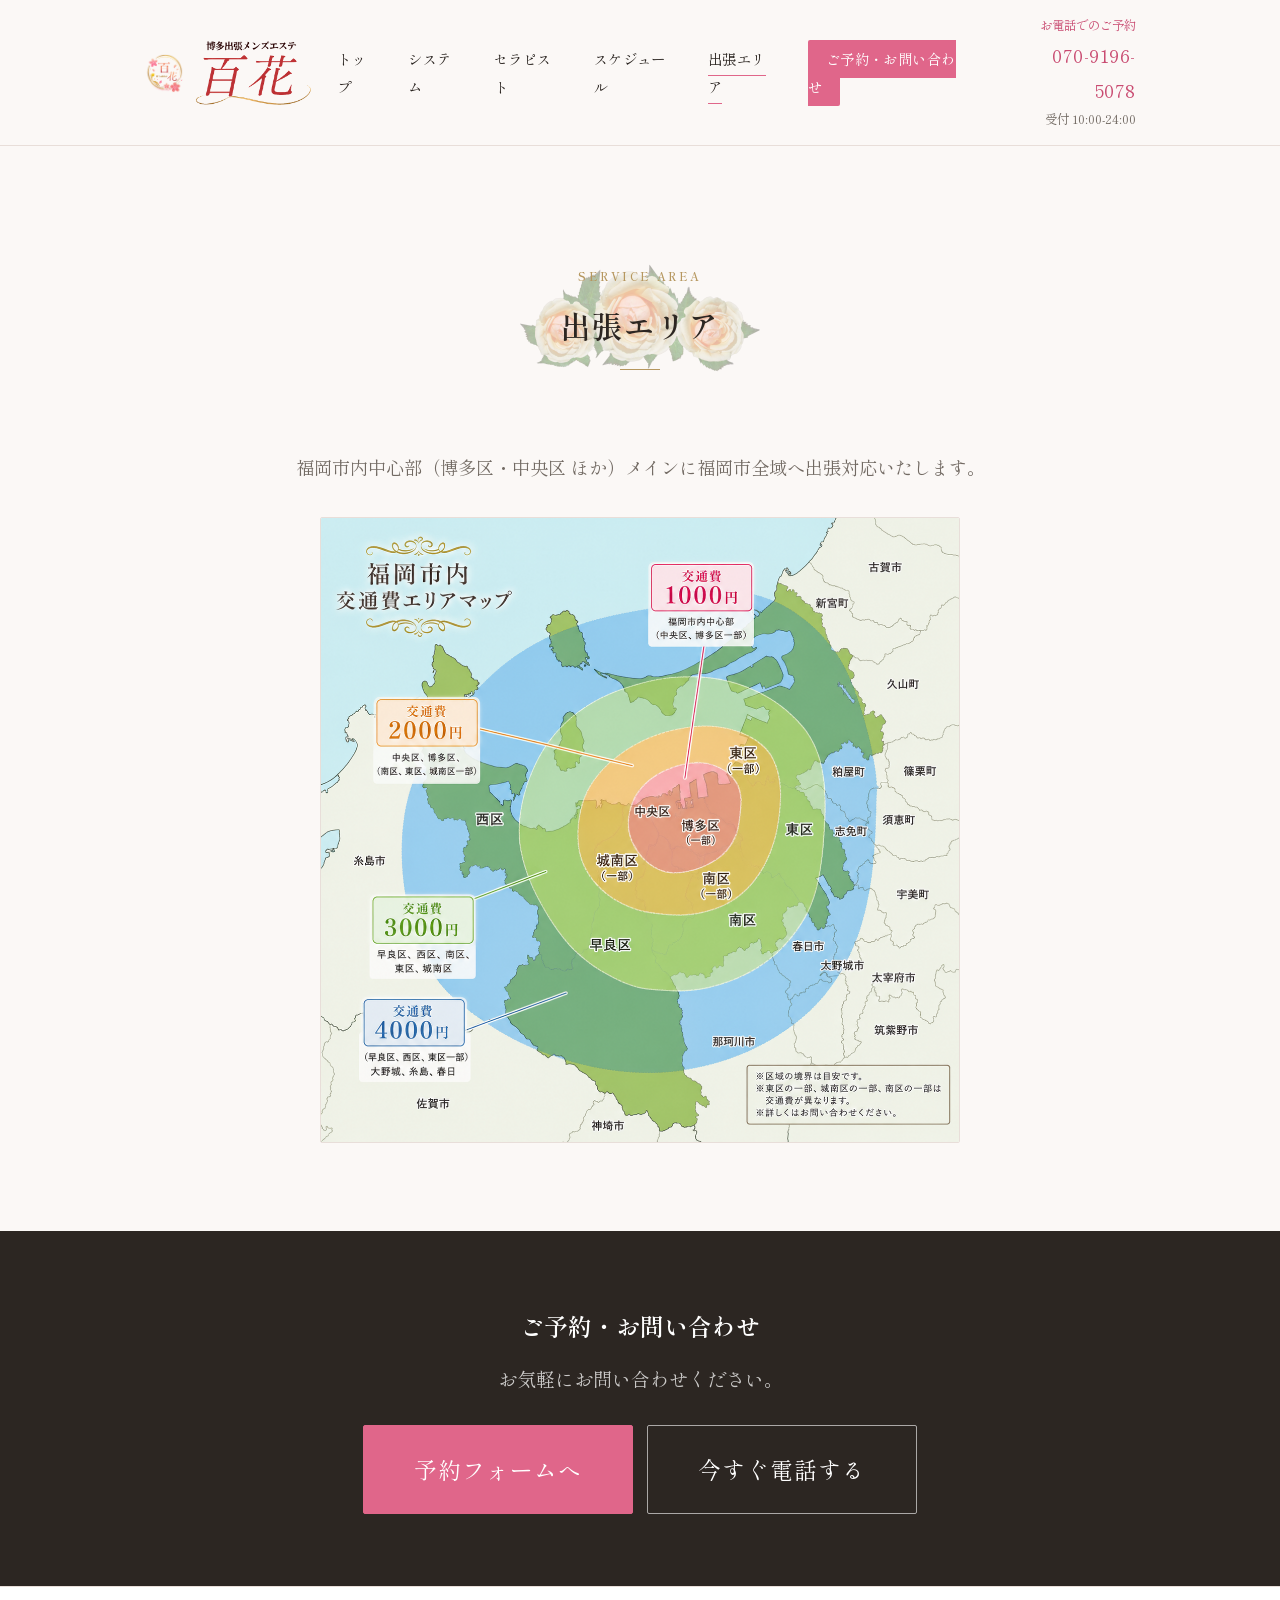
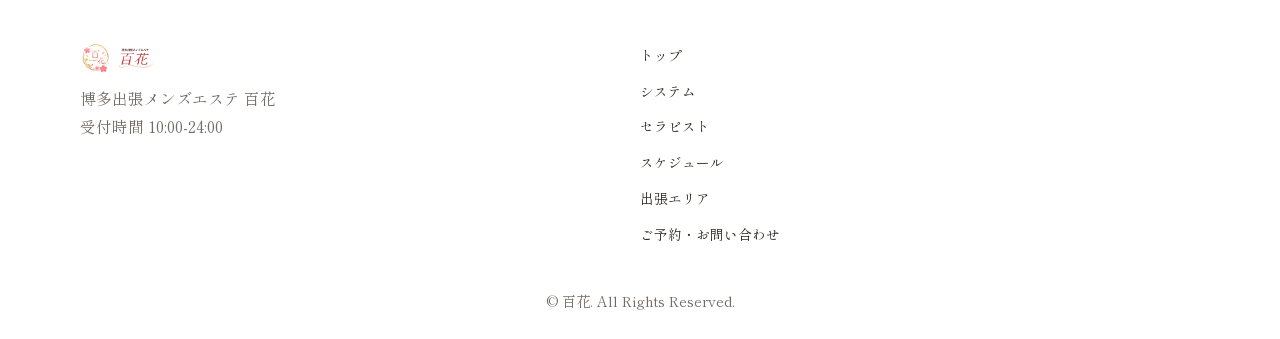
<file: area.html>
<!DOCTYPE html>
<html lang="ja">
<head>
<meta charset="UTF-8">
<meta name="viewport" content="width=device-width, initial-scale=1.0">
<title>出張エリア｜福岡・博多の出張メンズエステ百花</title>
<meta name="description" content="福岡・博多の出張メンズエステ百花の出張対応エリアのご案内。福岡市内中心部（博多区・中央区 ほか）を中心に福岡市全域へ出張いたします。">
<link rel="canonical" href="https://mensesthe-delivery-karen.com/area.html">

<link rel="preconnect" href="https://fonts.googleapis.com">
<link rel="preconnect" href="https://fonts.gstatic.com" crossorigin>
<link href="https://fonts.googleapis.com/css2?family=Noto+Serif+JP:wght@400;500;700&family=Shippori+Mincho:wght@400;500;600;700&display=swap" rel="stylesheet">

<link rel="icon" type="image/png" href="hyakka_logo.png">
<link rel="apple-touch-icon" href="hyakka_logo.png">

<link rel="stylesheet" href="css/style.css">
</head>
<body>

<a href="#main" class="skip-link">本文へスキップ</a>

<!-- ============================================================
   HEADER / GLOBAL NAV
============================================================ -->
<header class="site-header">
  <div class="site-header__inner">

    <a href="index.html" class="site-logo" aria-label="百花 トップページへ">
      <img class="site-logo__mark" src="images/logo/k-logo.png" alt="">
      <img class="site-logo__word" src="images/logo/karen-logo.png" alt="出張専門博多メンズエステ百花">
    </a>

    <button class="nav-toggle" aria-controls="global-nav" aria-expanded="false">
      <span class="nav-toggle__bar"></span>
      <span class="nav-toggle__bar"></span>
      <span class="nav-toggle__bar"></span>
      <span class="visually-hidden">メニューを開く</span>
    </button>

    <nav id="global-nav" class="global-nav" aria-label="グローバルナビゲーション">
      <ul>
        <li><a href="index.html">トップ</a></li>
        <li><a href="system.html">システム</a></li>
        <li><a href="therapist.html">セラピスト</a></li>
        <li><a href="schedule.html">スケジュール</a></li>
        <li><a href="area.html" aria-current="page">出張エリア</a></li>
        <li><a href="contact.html" class="nav-cta">ご予約・お問い合わせ</a></li>
      </ul>
    </nav>

    <div class="header-contact">
      <a href="tel:07091965078" class="header-contact__tel">
        <span class="header-contact__label">お電話でのご予約</span>
        <span class="header-contact__number">070-9196-5078</span>
      </a>
      <span class="header-contact__hours">受付 10:00-24:00</span>
    </div>

  </div>
</header>

<main id="main">

  <!-- ============================================================
     AREA / 出張エリア
  ============================================================ -->
  <section class="area-preview" aria-labelledby="area-heading">
    <h1 id="area-heading" class="section-title c-anim-popin">
      <span class="section-title__en">Service Area</span>
      出張エリア
    </h1>
    <p class="area-preview__lead">福岡市内中心部（博多区・中央区 ほか）メインに福岡市全域へ出張対応いたします。</p>
    <div class="area-image">
      <img class="c-anim-slidein" src="images/fukuoka_area.png" alt="福岡出張エリアマップ" loading="lazy" width="1268" height="1240">
    </div>
  </section>

  <!-- ============================================================
     FINAL CTA
  ============================================================ -->
  <section class="final-cta" aria-label="ご予約案内">
    <h2 class="c-anim-popin">ご予約・お問い合わせ</h2>
    <p>お気軽にお問い合わせください。</p>
    <div class="final-cta__buttons">
      <a href="contact.html" class="btn btn--primary">予約フォームへ</a>
      <a href="tel:07091965078" class="btn btn--outline">今すぐ電話する</a>
    </div>
  </section>

</main>

<!-- ============================================================
   FOOTER
============================================================ -->
<footer class="site-footer">
  <div class="site-footer__inner">

    <div class="site-footer__brand">
      <div class="site-footer__logo">
        <img class="site-footer__mark" src="images/logo/k-logo.png" alt="">
        <img class="site-footer__word" src="images/logo/karen-logo.png" alt="百花">
      </div>
      <p>博多出張メンズエステ 百花</p>
      <p>受付時間 10:00-24:00</p>
    </div>

    <nav class="site-footer__nav" aria-label="フッターナビゲーション">
      <ul>
        <li><a href="index.html">トップ</a></li>
        <li><a href="system.html">システム</a></li>
        <li><a href="therapist.html">セラピスト</a></li>
        <li><a href="schedule.html">スケジュール</a></li>
        <li><a href="area.html" aria-current="page">出張エリア</a></li>
        <li><a href="contact.html">ご予約・お問い合わせ</a></li>
      </ul>
    </nav>

  </div>

  <p class="site-footer__copyright">&copy; 百花. All Rights Reserved.</p>
</footer>

<!-- c-mobile-contact-bar: スマホ表示時のみ画面下部に固定表示（PC非表示）。
     電話番号・LINE URLは js/main.js 冒頭の CONTACT_PHONE / LINE_URL で一括管理 -->
<div class="c-mobile-contact-bar">
  <a href="tel:07091965078" class="c-mobile-contact-bar__btn c-mobile-contact-bar__btn--tel" data-contact="tel">
    <svg class="c-mobile-contact-bar__icon" viewBox="0 0 24 24" aria-hidden="true" focusable="false"><path d="M6.62 10.79c1.44 2.83 3.76 5.14 6.59 6.59l2.2-2.2c.27-.27.67-.36 1.02-.24 1.12.37 2.33.57 3.57.57.55 0 1 .45 1 1V20c0 .55-.45 1-1 1-9.39 0-17-7.61-17-17 0-.55.45-1 1-1h3.5c.55 0 1 .45 1 1 0 1.25.2 2.45.57 3.57.11.35.03.74-.25 1.02l-2.2 2.2z"/></svg>
    <span class="c-mobile-contact-bar__label">電話する</span>
  </a>
  <a href="#" class="c-mobile-contact-bar__btn c-mobile-contact-bar__btn--line" data-contact="line" target="_blank" rel="noopener">
    <img class="c-mobile-contact-bar__icon c-mobile-contact-bar__icon--img" src="images/icons/icon0053.png" alt="">
    <span class="c-mobile-contact-bar__label">LINEで予約</span>
  </a>
</div>

<script src="js/main.js"></script>
</body>
</html>
</file>
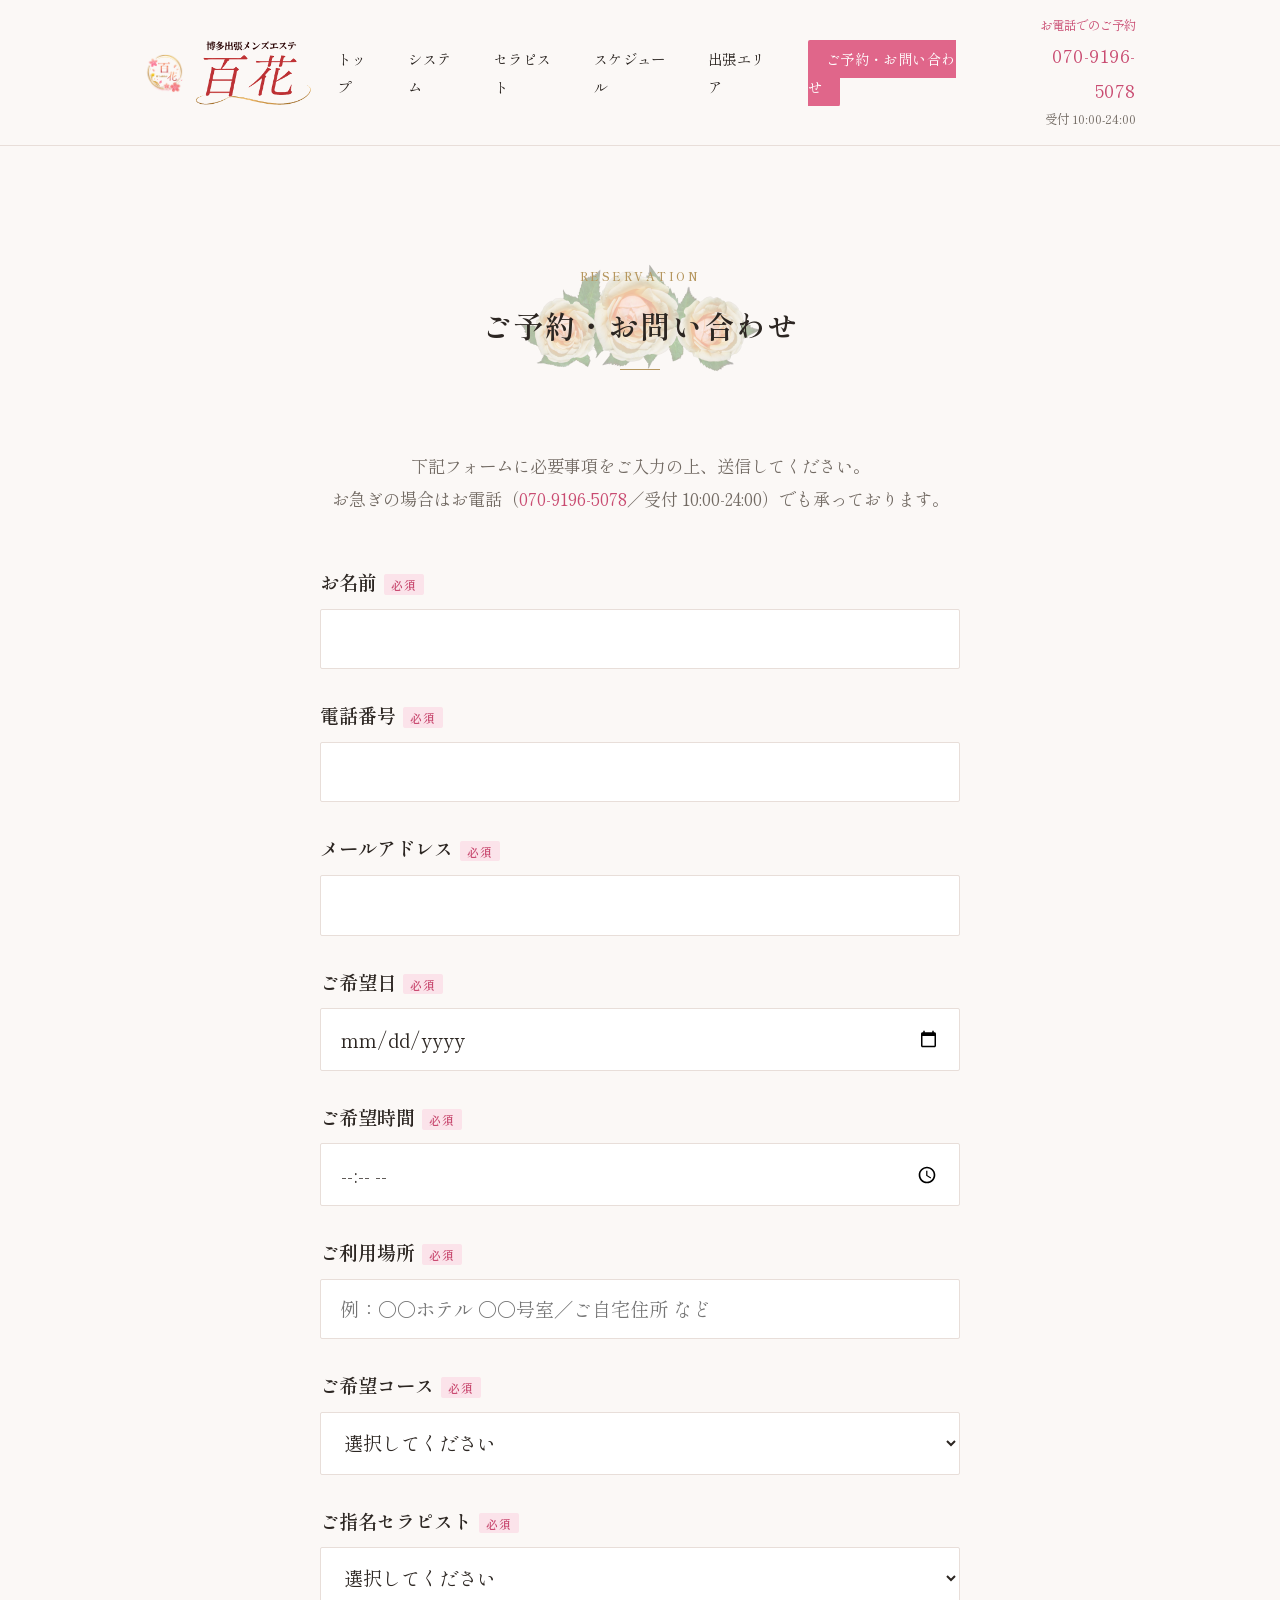
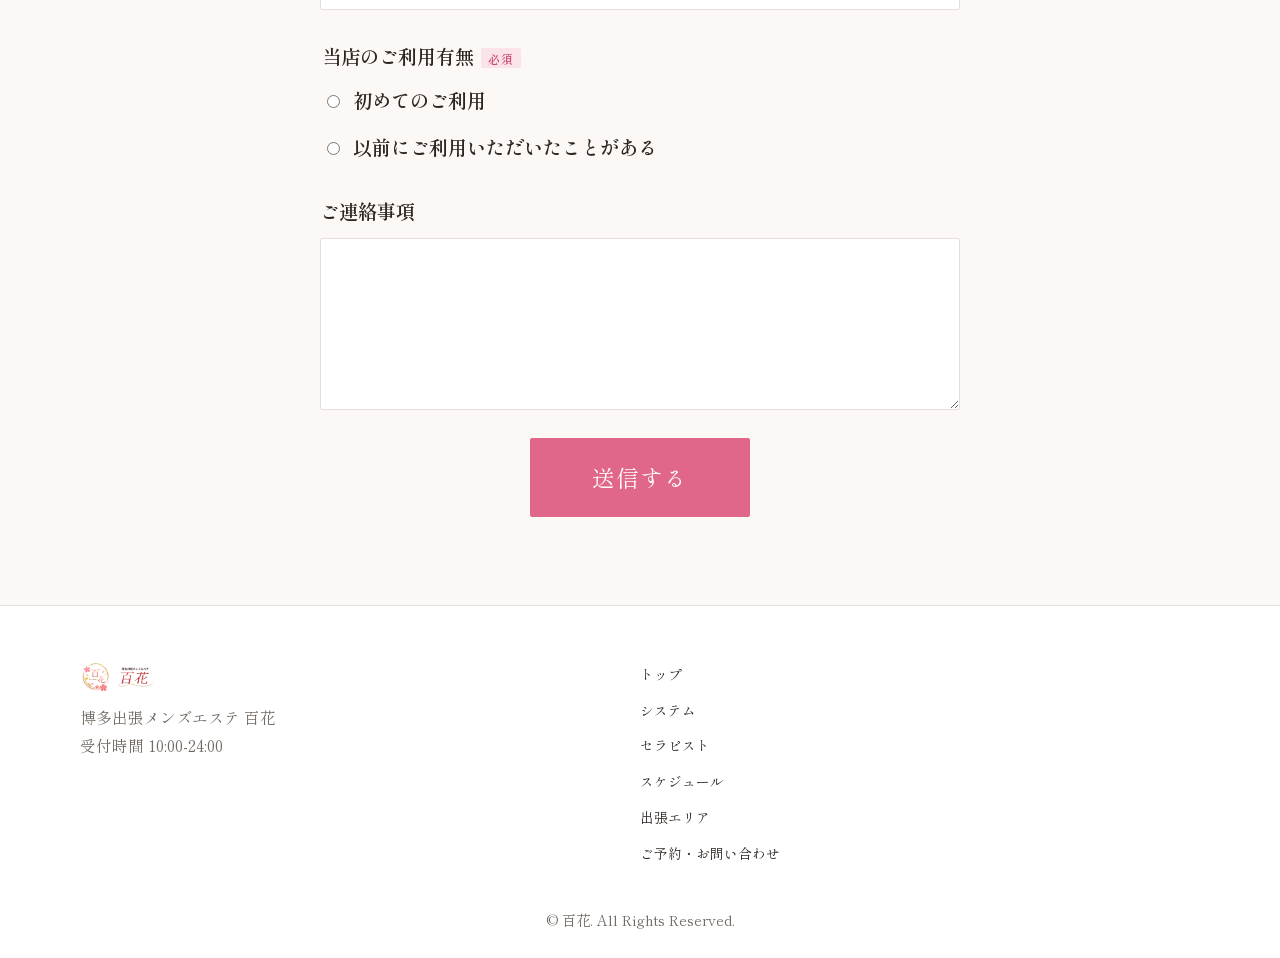
<file: contact.html>
<!DOCTYPE html>
<html lang="ja">
<head>
<meta charset="UTF-8">
<meta name="viewport" content="width=device-width, initial-scale=1.0">
<title>ご予約・お問い合わせ｜福岡・博多の出張メンズエステ百花</title>
<meta name="description" content="福岡・博多の出張メンズエステ百花のご予約・お問い合わせフォームです。ご希望の日時・コース・セラピストをご入力の上、お気軽にご連絡ください。">
<link rel="canonical" href="https://mensesthe-delivery-karen.com/contact.html">

<link rel="preconnect" href="https://fonts.googleapis.com">
<link rel="preconnect" href="https://fonts.gstatic.com" crossorigin>
<link href="https://fonts.googleapis.com/css2?family=Noto+Serif+JP:wght@400;500;700&family=Shippori+Mincho:wght@400;500;600;700&display=swap" rel="stylesheet">

<link rel="icon" type="image/png" href="hyakka_logo.png">
<link rel="apple-touch-icon" href="hyakka_logo.png">

<link rel="stylesheet" href="css/style.css">
</head>
<body>

<a href="#main" class="skip-link">本文へスキップ</a>

<!-- ============================================================
   HEADER / GLOBAL NAV
============================================================ -->
<header class="site-header">
  <div class="site-header__inner">

    <a href="index.html" class="site-logo" aria-label="百花 トップページへ">
      <img class="site-logo__mark" src="images/logo/k-logo.png" alt="">
      <img class="site-logo__word" src="images/logo/karen-logo.png" alt="出張専門博多メンズエステ百花">
    </a>

    <button class="nav-toggle" aria-controls="global-nav" aria-expanded="false">
      <span class="nav-toggle__bar"></span>
      <span class="nav-toggle__bar"></span>
      <span class="nav-toggle__bar"></span>
      <span class="visually-hidden">メニューを開く</span>
    </button>

    <nav id="global-nav" class="global-nav" aria-label="グローバルナビゲーション">
      <ul>
        <li><a href="index.html">トップ</a></li>
        <li><a href="system.html">システム</a></li>
        <li><a href="therapist.html">セラピスト</a></li>
        <li><a href="schedule.html">スケジュール</a></li>
        <li><a href="area.html">出張エリア</a></li>
        <li><a href="contact.html" class="nav-cta" aria-current="page">ご予約・お問い合わせ</a></li>
      </ul>
    </nav>

    <div class="header-contact">
      <a href="tel:07091965078" class="header-contact__tel">
        <span class="header-contact__label">お電話でのご予約</span>
        <span class="header-contact__number">070-9196-5078</span>
      </a>
      <span class="header-contact__hours">受付 10:00-24:00</span>
    </div>

  </div>
</header>

<main id="main">

  <!-- ============================================================
     RESERVATION FORM
  ============================================================ -->
  <section class="reservation" aria-labelledby="reservation-heading">
    <h1 id="reservation-heading" class="section-title c-anim-popin">
      <span class="section-title__en">Reservation</span>
      ご予約・お問い合わせ
    </h1>

    <p class="reservation__lead">
      下記フォームに必要事項をご入力の上、送信してください。<br>
      お急ぎの場合はお電話（<a href="tel:07091965078">070-9196-5078</a>／受付 10:00-24:00）でも承っております。
    </p>

    <!--
      送信先: Formspree（https://formspree.io）経由で mensesthe.karen@gmail.com へ通知。
      送信完了後は _next で指定した自サイトの完了ページへ遷移する。
    -->
    <form class="reservation-form" id="reservation-form" action="https://formspree.io/f/mojgzoov" method="POST">
      <input type="hidden" name="_subject" value="【百花】ご予約・お問い合わせ">
      <input type="hidden" name="_next" value="https://mensesthe-delivery-karen.com/thanks.html">

      <div class="form-field">
        <label for="field-name">お名前<span class="form-required">必須</span></label>
        <input type="text" id="field-name" name="name" autocomplete="name" required>
      </div>

      <div class="form-field">
        <label for="field-tel">電話番号<span class="form-required">必須</span></label>
        <input type="tel" id="field-tel" name="tel" autocomplete="tel" required>
      </div>

      <div class="form-field">
        <label for="field-email">メールアドレス<span class="form-required">必須</span></label>
        <input type="email" id="field-email" name="email" autocomplete="email" required>
      </div>

      <div class="form-field">
        <label for="field-date">ご希望日<span class="form-required">必須</span></label>
        <input type="date" id="field-date" name="date" required>
      </div>

      <div class="form-field">
        <label for="field-time">ご希望時間<span class="form-required">必須</span></label>
        <input type="time" id="field-time" name="time" min="10:00" max="23:59" required>
      </div>

      <div class="form-field">
        <label for="field-location">ご利用場所<span class="form-required">必須</span></label>
        <input type="text" id="field-location" name="location" placeholder="例：〇〇ホテル 〇〇号室／ご自宅住所 など" required>
      </div>

      <div class="form-field">
        <label for="field-course">ご希望コース<span class="form-required">必須</span></label>
        <select id="field-course" name="course" required>
          <option value="" selected disabled>選択してください</option>
          <option value="70分コース（¥11,000）">70分コース（¥11,000）</option>
          <option value="100分コース（¥15,000）">100分コース（¥15,000）</option>
          <option value="130分コース（¥19,000）">130分コース（¥19,000）</option>
          <option value="160分コース（¥23,000）">160分コース（¥23,000）</option>
          <option value="190分コース（¥28,000）">190分コース（¥28,000）</option>
        </select>
      </div>

      <div class="form-field">
        <label for="field-therapist">ご指名セラピスト<span class="form-required">必須</span></label>
        <select id="field-therapist" name="therapist" required>
          <option value="" selected disabled>選択してください</option>
          <option value="るな">るな</option>
          <option value="かえで">かえで</option>
          <option value="さくら">さくら</option>
          <option value="きこ">きこ</option>
          <option value="かな">かな</option>
          <option value="えりか">えりか</option>
          <option value="みゆ">みゆ</option>
          <option value="フリー（お任せ）">フリー（お任せ）</option>
        </select>
      </div>

      <fieldset class="form-field form-fieldset">
        <legend>当店のご利用有無<span class="form-required">必須</span></legend>
        <div class="form-radio-group">
          <label class="form-radio">
            <input type="radio" name="visited" value="初めてのご利用" required>
            初めてのご利用
          </label>
          <label class="form-radio">
            <input type="radio" name="visited" value="以前にご利用いただいたことがある">
            以前にご利用いただいたことがある
          </label>
        </div>
      </fieldset>

      <div class="form-field">
        <label for="field-message">ご連絡事項</label>
        <textarea id="field-message" name="message" rows="5"></textarea>
      </div>

      <button type="submit" class="btn btn--primary reservation-form__submit">送信する</button>
    </form>
  </section>

</main>

<!-- ============================================================
   FOOTER
============================================================ -->
<footer class="site-footer">
  <div class="site-footer__inner">

    <div class="site-footer__brand">
      <div class="site-footer__logo">
        <img class="site-footer__mark" src="images/logo/k-logo.png" alt="">
        <img class="site-footer__word" src="images/logo/karen-logo.png" alt="百花">
      </div>
      <p>博多出張メンズエステ 百花</p>
      <p>受付時間 10:00-24:00</p>
    </div>

    <nav class="site-footer__nav" aria-label="フッターナビゲーション">
      <ul>
        <li><a href="index.html">トップ</a></li>
        <li><a href="system.html">システム</a></li>
        <li><a href="therapist.html">セラピスト</a></li>
        <li><a href="schedule.html">スケジュール</a></li>
        <li><a href="area.html">出張エリア</a></li>
        <li><a href="contact.html" aria-current="page">ご予約・お問い合わせ</a></li>
      </ul>
    </nav>

  </div>

  <p class="site-footer__copyright">&copy; 百花. All Rights Reserved.</p>
</footer>

<!-- c-mobile-contact-bar: スマホ表示時のみ画面下部に固定表示（PC非表示）。
     電話番号・LINE URLは js/main.js 冒頭の CONTACT_PHONE / LINE_URL で一括管理 -->
<div class="c-mobile-contact-bar">
  <a href="tel:07091965078" class="c-mobile-contact-bar__btn c-mobile-contact-bar__btn--tel" data-contact="tel">
    <svg class="c-mobile-contact-bar__icon" viewBox="0 0 24 24" aria-hidden="true" focusable="false"><path d="M6.62 10.79c1.44 2.83 3.76 5.14 6.59 6.59l2.2-2.2c.27-.27.67-.36 1.02-.24 1.12.37 2.33.57 3.57.57.55 0 1 .45 1 1V20c0 .55-.45 1-1 1-9.39 0-17-7.61-17-17 0-.55.45-1 1-1h3.5c.55 0 1 .45 1 1 0 1.25.2 2.45.57 3.57.11.35.03.74-.25 1.02l-2.2 2.2z"/></svg>
    <span class="c-mobile-contact-bar__label">電話する</span>
  </a>
  <a href="#" class="c-mobile-contact-bar__btn c-mobile-contact-bar__btn--line" data-contact="line" target="_blank" rel="noopener">
    <img class="c-mobile-contact-bar__icon c-mobile-contact-bar__icon--img" src="images/icons/icon0053.png" alt="">
    <span class="c-mobile-contact-bar__label">LINEで予約</span>
  </a>
</div>

<script src="js/main.js"></script>
</body>
</html>
</file>
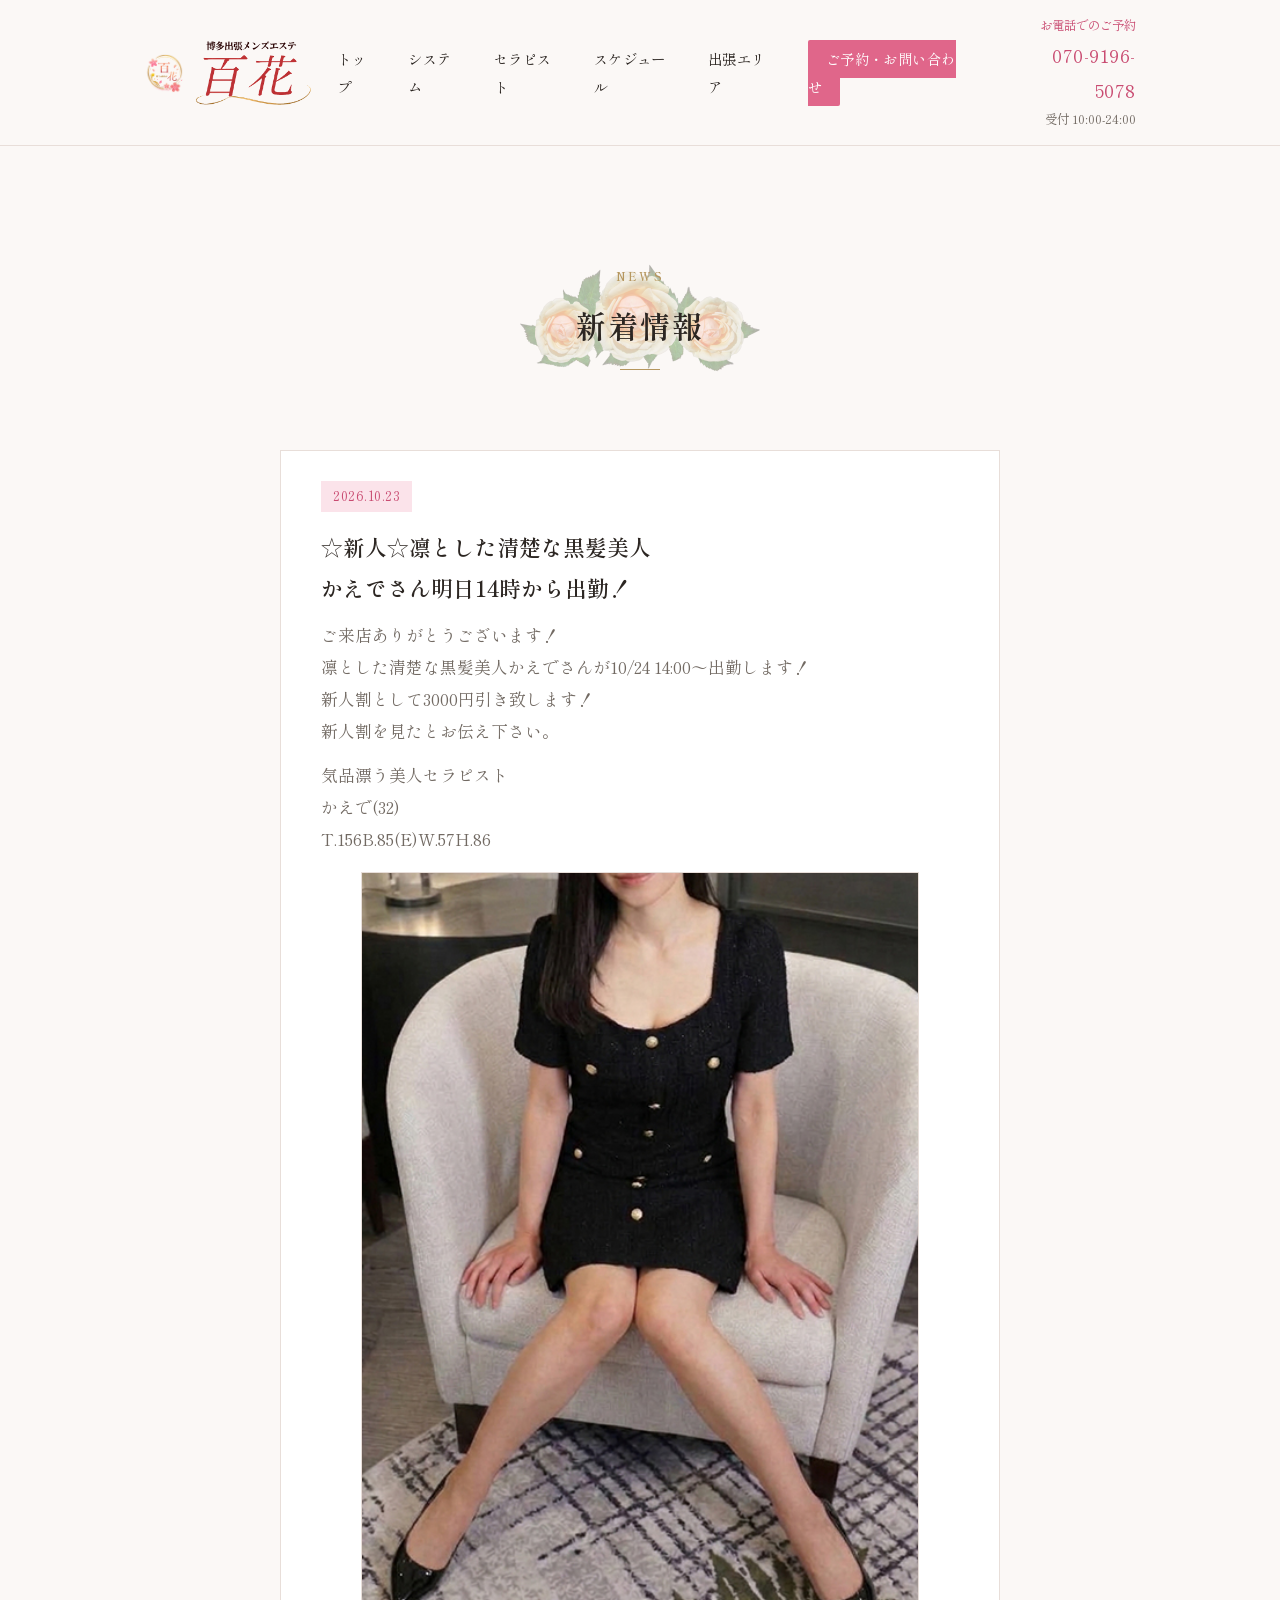
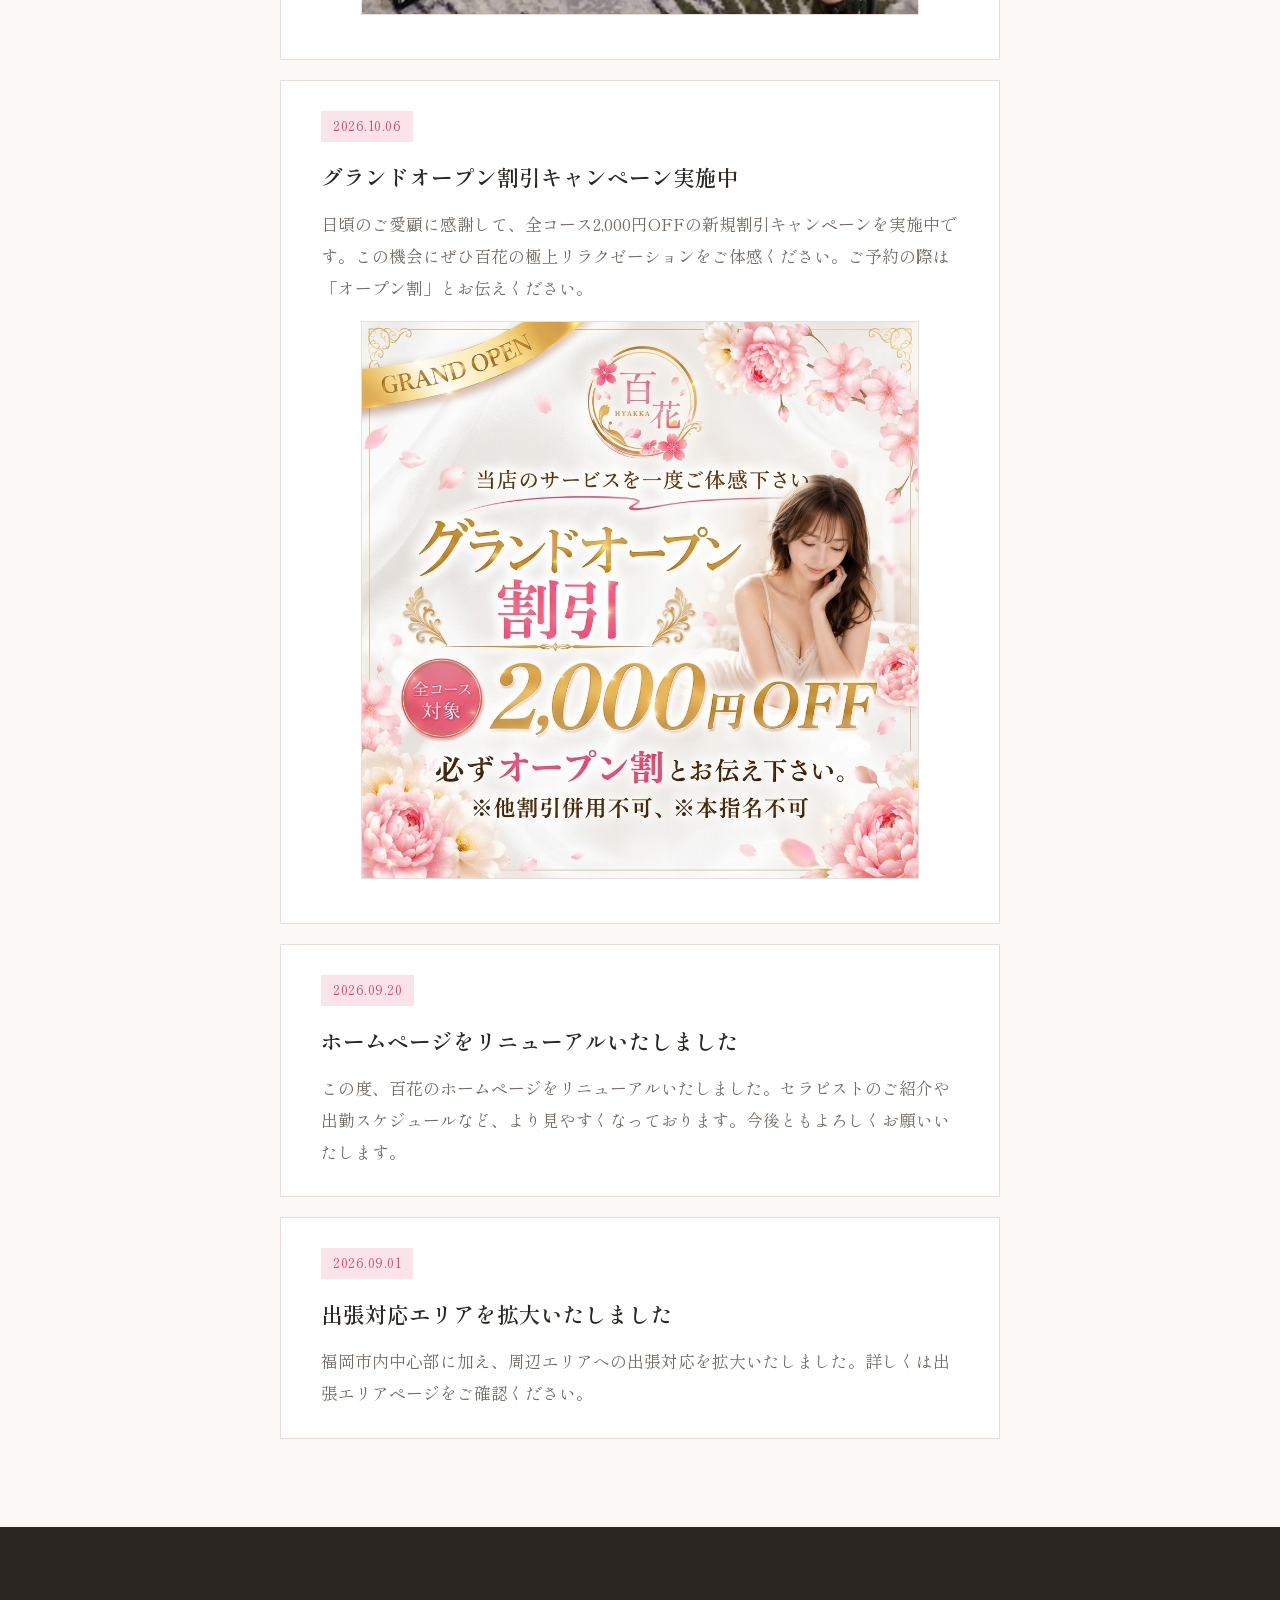
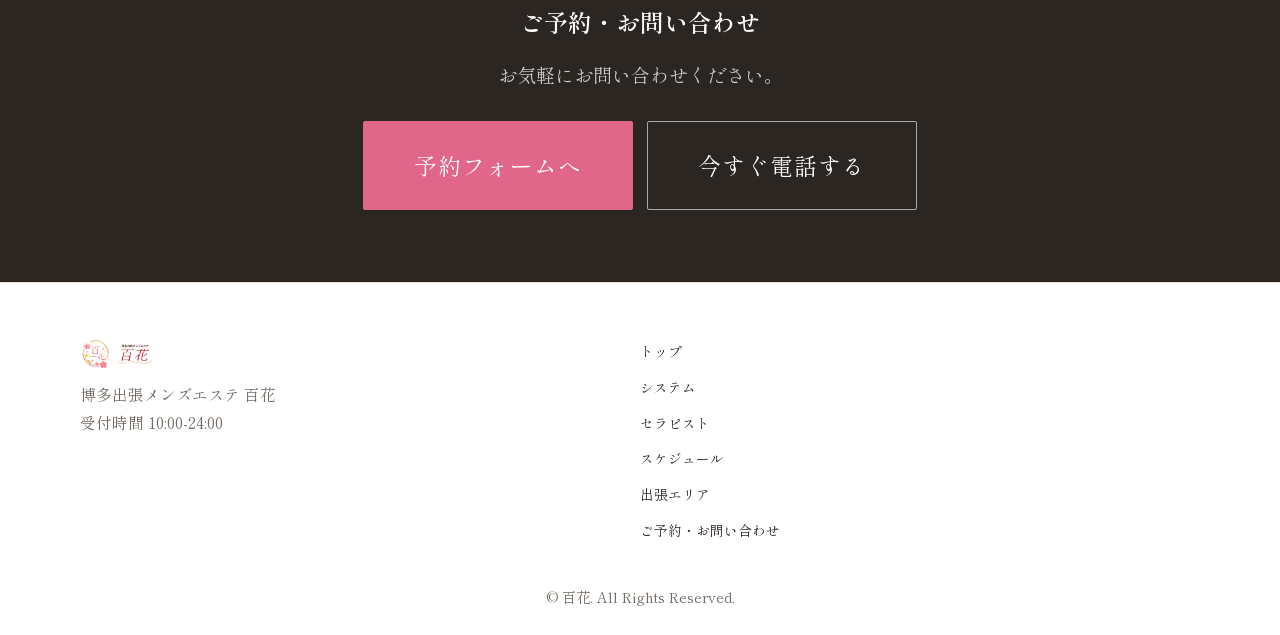
<file: news.html>
<!DOCTYPE html>
<html lang="ja">
<head>
<meta charset="UTF-8">
<meta name="viewport" content="width=device-width, initial-scale=1.0">
<title>新着情報｜福岡・博多の出張メンズエステ百花</title>
<meta name="description" content="福岡・博多の出張メンズエステ百花からの新着情報・キャンペーン・お知らせ一覧です。">
<link rel="canonical" href="https://mensesthe-delivery-karen.com/news.html">

<link rel="preconnect" href="https://fonts.googleapis.com">
<link rel="preconnect" href="https://fonts.gstatic.com" crossorigin>
<link href="https://fonts.googleapis.com/css2?family=Noto+Serif+JP:wght@400;500;700&family=Shippori+Mincho:wght@400;500;600;700&display=swap" rel="stylesheet">

<link rel="icon" type="image/png" href="hyakka_logo.png">
<link rel="apple-touch-icon" href="hyakka_logo.png">

<link rel="stylesheet" href="css/style.css">
</head>
<body>

<a href="#main" class="skip-link">本文へスキップ</a>

<!-- ============================================================
   HEADER / GLOBAL NAV
============================================================ -->
<header class="site-header">
  <div class="site-header__inner">

    <a href="index.html" class="site-logo" aria-label="百花 トップページへ">
      <img class="site-logo__mark" src="images/logo/k-logo.png" alt="">
      <img class="site-logo__word" src="images/logo/karen-logo.png" alt="出張専門博多メンズエステ百花">
    </a>

    <button class="nav-toggle" aria-controls="global-nav" aria-expanded="false">
      <span class="nav-toggle__bar"></span>
      <span class="nav-toggle__bar"></span>
      <span class="nav-toggle__bar"></span>
      <span class="visually-hidden">メニューを開く</span>
    </button>

    <nav id="global-nav" class="global-nav" aria-label="グローバルナビゲーション">
      <ul>
        <li><a href="index.html">トップ</a></li>
        <li><a href="system.html">システム</a></li>
        <li><a href="therapist.html">セラピスト</a></li>
        <li><a href="schedule.html">スケジュール</a></li>
        <li><a href="area.html">出張エリア</a></li>
        <li><a href="contact.html" class="nav-cta">ご予約・お問い合わせ</a></li>
      </ul>
    </nav>

    <div class="header-contact">
      <a href="tel:07091965078" class="header-contact__tel">
        <span class="header-contact__label">お電話でのご予約</span>
        <span class="header-contact__number">070-9196-5078</span>
      </a>
      <span class="header-contact__hours">受付 10:00-24:00</span>
    </div>

  </div>
</header>

<main id="main">

  <!-- ============================================================
     NEWS LIST / 新着情報一覧（新しい項目はこの上に追加してください。
     index.html にも同じ項目を最新1件だけ追加してください）
     画像を入れたい場合は <p class="news-item__text">...</p> の後ろに
     <figure class="news-item__img"><img src="images/news/ファイル名.jpg" alt=""></figure>
     を追加してください（画像は images/news/ フォルダに置きます）。
  ============================================================ -->
  <section class="news" aria-labelledby="news-heading">
    <h1 id="news-heading" class="section-title c-anim-popin">
      <span class="section-title__en">News</span>
      新着情報
    </h1>

    <div class="news__list">
      <article class="news-item" data-source-id="53077198" data-posted-at="2026-10-23T15:06">
        <time class="news-item__date" datetime="2026-10-23T15:06">2026.10.23</time>
        <h2 class="news-item__title">☆新人☆凛とした清楚な黒髪美人かえでさん明日14時から出勤！</h2>
        <p class="news-item__text">ご来店ありがとうございます！<br>
          凛とした清楚な黒髪美人かえでさんが10/24 14:00〜出勤します！<br>
          新人割として3000円引き致します！<br>
          新人割を見たとお伝え下さい。</p>
        <p class="news-item__text">気品漂う美人セラピスト<br>
          <a href="therapist/06.html">かえで(32)</a><br>
          T.156B.85(E)W.57H.86</p>
        <figure class="news-item__img"><img src="images/news/kaede_debut.jpg" alt="新人セラピスト かえで" width="480" height="640" loading="lazy"></figure>
      </article>

      <article class="news-item">
        <time class="news-item__date" datetime="2026-10-06">2026.10.06</time>
        <h2 class="news-item__title">グランドオープン割引キャンペーン実施中</h2>
        <p class="news-item__text">日頃のご愛顧に感謝して、全コース2,000円OFFの新規割引キャンペーンを実施中です。この機会にぜひ百花の極上リラクゼーションをご体感ください。ご予約の際は「オープン割」とお伝えください。</p>
        <figure class="news-item__img"><img src="images/news/campaign_open.jpg" alt="グランドオープン割引 全コース2,000円OFF" width="1024" height="1024" loading="lazy"></figure>
      </article>

      <article class="news-item">
        <time class="news-item__date" datetime="2026-09-20">2026.09.20</time>
        <h2 class="news-item__title">ホームページをリニューアルいたしました</h2>
        <p class="news-item__text">この度、百花のホームページをリニューアルいたしました。セラピストのご紹介や出勤スケジュールなど、より見やすくなっております。今後ともよろしくお願いいたします。</p>
      </article>

      <article class="news-item">
        <time class="news-item__date" datetime="2026-09-01">2026.09.01</time>
        <h2 class="news-item__title">出張対応エリアを拡大いたしました</h2>
        <p class="news-item__text">福岡市内中心部に加え、周辺エリアへの出張対応を拡大いたしました。詳しくは出張エリアページをご確認ください。</p>
      </article>
    </div>
  </section>

  <!-- ============================================================
     FINAL CTA
  ============================================================ -->
  <section class="final-cta" aria-label="ご予約案内">
    <h2 class="c-anim-popin">ご予約・お問い合わせ</h2>
    <p>お気軽にお問い合わせください。</p>
    <div class="final-cta__buttons">
      <a href="contact.html" class="btn btn--primary">予約フォームへ</a>
      <a href="tel:07091965078" class="btn btn--outline">今すぐ電話する</a>
    </div>
  </section>

</main>

<!-- ============================================================
   FOOTER
============================================================ -->
<footer class="site-footer">
  <div class="site-footer__inner">

    <div class="site-footer__brand">
      <div class="site-footer__logo">
        <img class="site-footer__mark" src="images/logo/k-logo.png" alt="">
        <img class="site-footer__word" src="images/logo/karen-logo.png" alt="百花">
      </div>
      <p>博多出張メンズエステ 百花</p>
      <p>受付時間 10:00-24:00</p>
    </div>

    <nav class="site-footer__nav" aria-label="フッターナビゲーション">
      <ul>
        <li><a href="index.html">トップ</a></li>
        <li><a href="system.html">システム</a></li>
        <li><a href="therapist.html">セラピスト</a></li>
        <li><a href="schedule.html">スケジュール</a></li>
        <li><a href="area.html">出張エリア</a></li>
        <li><a href="contact.html">ご予約・お問い合わせ</a></li>
      </ul>
    </nav>

  </div>

  <p class="site-footer__copyright">&copy; 百花. All Rights Reserved.</p>
</footer>

<!-- c-mobile-contact-bar: スマホ表示時のみ画面下部に固定表示（PC非表示）。
     電話番号・LINE URLは js/main.js 冒頭の CONTACT_PHONE / LINE_URL で一括管理 -->
<div class="c-mobile-contact-bar">
  <a href="tel:07091965078" class="c-mobile-contact-bar__btn c-mobile-contact-bar__btn--tel" data-contact="tel">
    <svg class="c-mobile-contact-bar__icon" viewBox="0 0 24 24" aria-hidden="true" focusable="false"><path d="M6.62 10.79c1.44 2.83 3.76 5.14 6.59 6.59l2.2-2.2c.27-.27.67-.36 1.02-.24 1.12.37 2.33.57 3.57.57.55 0 1 .45 1 1V20c0 .55-.45 1-1 1-9.39 0-17-7.61-17-17 0-.55.45-1 1-1h3.5c.55 0 1 .45 1 1 0 1.25.2 2.45.57 3.57.11.35.03.74-.25 1.02l-2.2 2.2z"/></svg>
    <span class="c-mobile-contact-bar__label">電話する</span>
  </a>
  <a href="#" class="c-mobile-contact-bar__btn c-mobile-contact-bar__btn--line" data-contact="line" target="_blank" rel="noopener">
    <img class="c-mobile-contact-bar__icon c-mobile-contact-bar__icon--img" src="images/icons/icon0053.png" alt="">
    <span class="c-mobile-contact-bar__label">LINEで予約</span>
  </a>
</div>

<script src="js/main.js"></script>
</body>
</html>
</file>
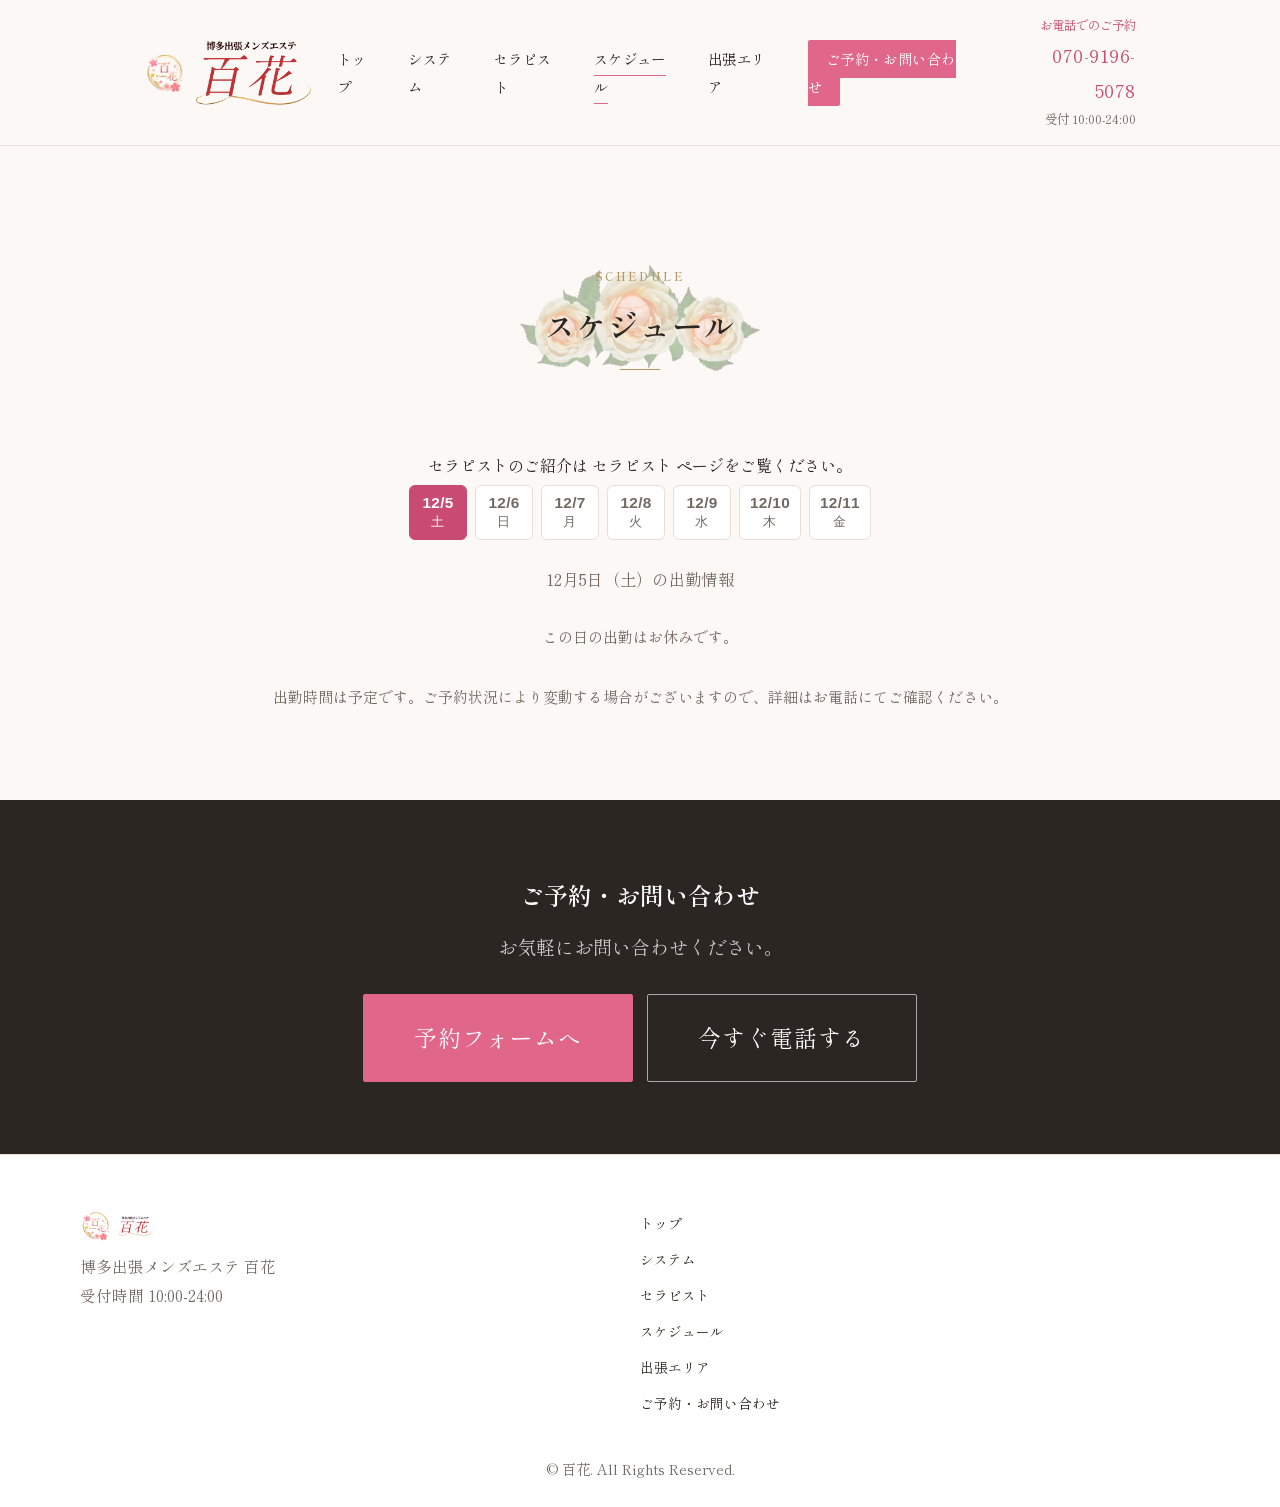
<file: schedule.html>
<!DOCTYPE html>
<html lang="ja">
<head>
<meta charset="UTF-8">
<meta name="viewport" content="width=device-width, initial-scale=1.0">
<title>スケジュール｜福岡・博多の出張メンズエステ百花</title>
<meta name="description" content="福岡・博多の出張メンズエステ百花の本日の出勤スケジュール。出勤セラピストと出勤時間を出勤時間の早い順にご確認いただけます。">
<link rel="canonical" href="https://mensesthe-delivery-karen.com/schedule.html">

<link rel="preconnect" href="https://fonts.googleapis.com">
<link rel="preconnect" href="https://fonts.gstatic.com" crossorigin>
<link href="https://fonts.googleapis.com/css2?family=Noto+Serif+JP:wght@400;500;700&family=Shippori+Mincho:wght@400;500;600;700&display=swap" rel="stylesheet">

<link rel="icon" type="image/png" href="hyakka_logo.png">
<link rel="apple-touch-icon" href="hyakka_logo.png">

<link rel="stylesheet" href="css/style.css">
</head>
<body>

<a href="#main" class="skip-link">本文へスキップ</a>

<!-- ============================================================
   HEADER / GLOBAL NAV
============================================================ -->
<header class="site-header">
  <div class="site-header__inner">

    <a href="index.html" class="site-logo" aria-label="百花 トップページへ">
      <img class="site-logo__mark" src="images/logo/k-logo.png" alt="">
      <img class="site-logo__word" src="images/logo/karen-logo.png" alt="出張専門博多メンズエステ百花">
    </a>

    <button class="nav-toggle" aria-controls="global-nav" aria-expanded="false">
      <span class="nav-toggle__bar"></span>
      <span class="nav-toggle__bar"></span>
      <span class="nav-toggle__bar"></span>
      <span class="visually-hidden">メニューを開く</span>
    </button>

    <nav id="global-nav" class="global-nav" aria-label="グローバルナビゲーション">
      <ul>
        <li><a href="index.html">トップ</a></li>
        <li><a href="system.html">システム</a></li>
        <li><a href="therapist.html">セラピスト</a></li>
        <li><a href="schedule.html" aria-current="page">スケジュール</a></li>
        <li><a href="area.html">出張エリア</a></li>
        <li><a href="contact.html" class="nav-cta">ご予約・お問い合わせ</a></li>
      </ul>
    </nav>

    <div class="header-contact">
      <a href="tel:07091965078" class="header-contact__tel">
        <span class="header-contact__label">お電話でのご予約</span>
        <span class="header-contact__number">070-9196-5078</span>
      </a>
      <span class="header-contact__hours">受付 10:00-24:00</span>
    </div>

  </div>
</header>

<main id="main">

  <!-- ============================================================
     SCHEDULE / 本日の出勤情報（js/main.js のデータから自動生成）
  ============================================================ -->
  <section class="schedule" aria-labelledby="schedule-heading">
    <h1 id="schedule-heading" class="section-title c-anim-popin">
      <span class="section-title__en">Schedule</span>
      スケジュール
    </h1>

    <p class="courses-preview__lead">
      セラピストのご紹介は <a href="therapist.html">セラピスト</a> ページをご覧ください。
    </p>

    <div class="schedule__day-tabs-wrap">
      <div class="schedule__day-tabs" id="schedule-day-tabs" aria-label="表示する日付を選択"></div>
    </div>

    <p class="schedule__date" id="schedule-date"></p>

    <div class="therapists-grid">
      <ul class="therapists-preview__list" id="schedule-list">
        <li class="schedule__loading">出勤情報を読み込み中です…</li>
      </ul>
    </div>

    <p class="schedule__note">
      出勤時間は予定です。ご予約状況により変動する場合がございますので、詳細はお電話にてご確認ください。
    </p>
  </section>

  <!-- ============================================================
     FINAL CTA
  ============================================================ -->
  <section class="final-cta" aria-label="ご予約案内">
    <h2 class="c-anim-popin">ご予約・お問い合わせ</h2>
    <p>お気軽にお問い合わせください。</p>
    <div class="final-cta__buttons">
      <a href="contact.html" class="btn btn--primary">予約フォームへ</a>
      <a href="tel:07091965078" class="btn btn--outline">今すぐ電話する</a>
    </div>
  </section>

</main>

<!-- ============================================================
   FOOTER
============================================================ -->
<footer class="site-footer">
  <div class="site-footer__inner">

    <div class="site-footer__brand">
      <div class="site-footer__logo">
        <img class="site-footer__mark" src="images/logo/k-logo.png" alt="">
        <img class="site-footer__word" src="images/logo/karen-logo.png" alt="百花">
      </div>
      <p>博多出張メンズエステ 百花</p>
      <p>受付時間 10:00-24:00</p>
    </div>

    <nav class="site-footer__nav" aria-label="フッターナビゲーション">
      <ul>
        <li><a href="index.html">トップ</a></li>
        <li><a href="system.html">システム</a></li>
        <li><a href="therapist.html">セラピスト</a></li>
        <li><a href="schedule.html" aria-current="page">スケジュール</a></li>
        <li><a href="area.html">出張エリア</a></li>
        <li><a href="contact.html">ご予約・お問い合わせ</a></li>
      </ul>
    </nav>

  </div>

  <p class="site-footer__copyright">&copy; 百花. All Rights Reserved.</p>
</footer>

<!-- c-mobile-contact-bar: スマホ表示時のみ画面下部に固定表示（PC非表示）。
     電話番号・LINE URLは js/main.js 冒頭の CONTACT_PHONE / LINE_URL で一括管理 -->
<div class="c-mobile-contact-bar">
  <a href="tel:07091965078" class="c-mobile-contact-bar__btn c-mobile-contact-bar__btn--tel" data-contact="tel">
    <svg class="c-mobile-contact-bar__icon" viewBox="0 0 24 24" aria-hidden="true" focusable="false"><path d="M6.62 10.79c1.44 2.83 3.76 5.14 6.59 6.59l2.2-2.2c.27-.27.67-.36 1.02-.24 1.12.37 2.33.57 3.57.57.55 0 1 .45 1 1V20c0 .55-.45 1-1 1-9.39 0-17-7.61-17-17 0-.55.45-1 1-1h3.5c.55 0 1 .45 1 1 0 1.25.2 2.45.57 3.57.11.35.03.74-.25 1.02l-2.2 2.2z"/></svg>
    <span class="c-mobile-contact-bar__label">電話する</span>
  </a>
  <a href="#" class="c-mobile-contact-bar__btn c-mobile-contact-bar__btn--line" data-contact="line" target="_blank" rel="noopener">
    <img class="c-mobile-contact-bar__icon c-mobile-contact-bar__icon--img" src="images/icons/icon0053.png" alt="">
    <span class="c-mobile-contact-bar__label">LINEで予約</span>
  </a>
</div>

<script src="js/main.js"></script>
</body>
</html>
</file>
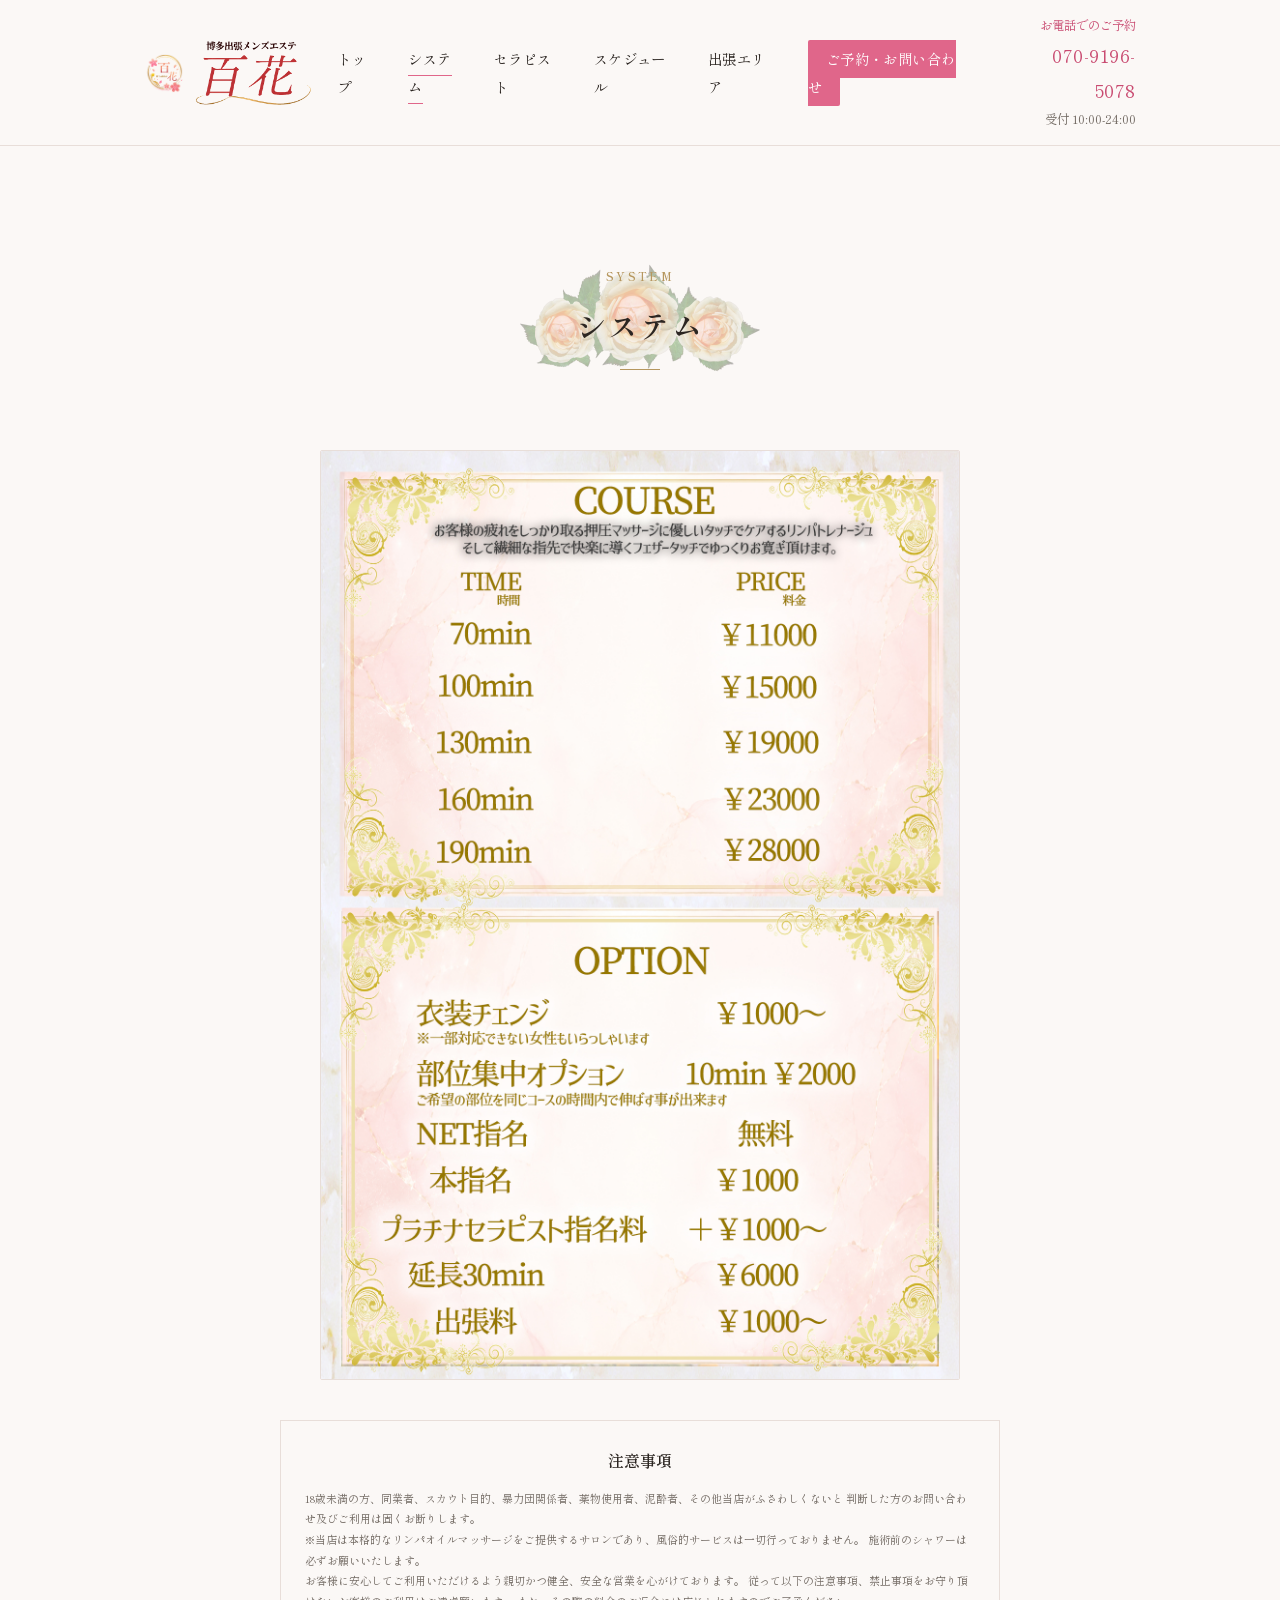
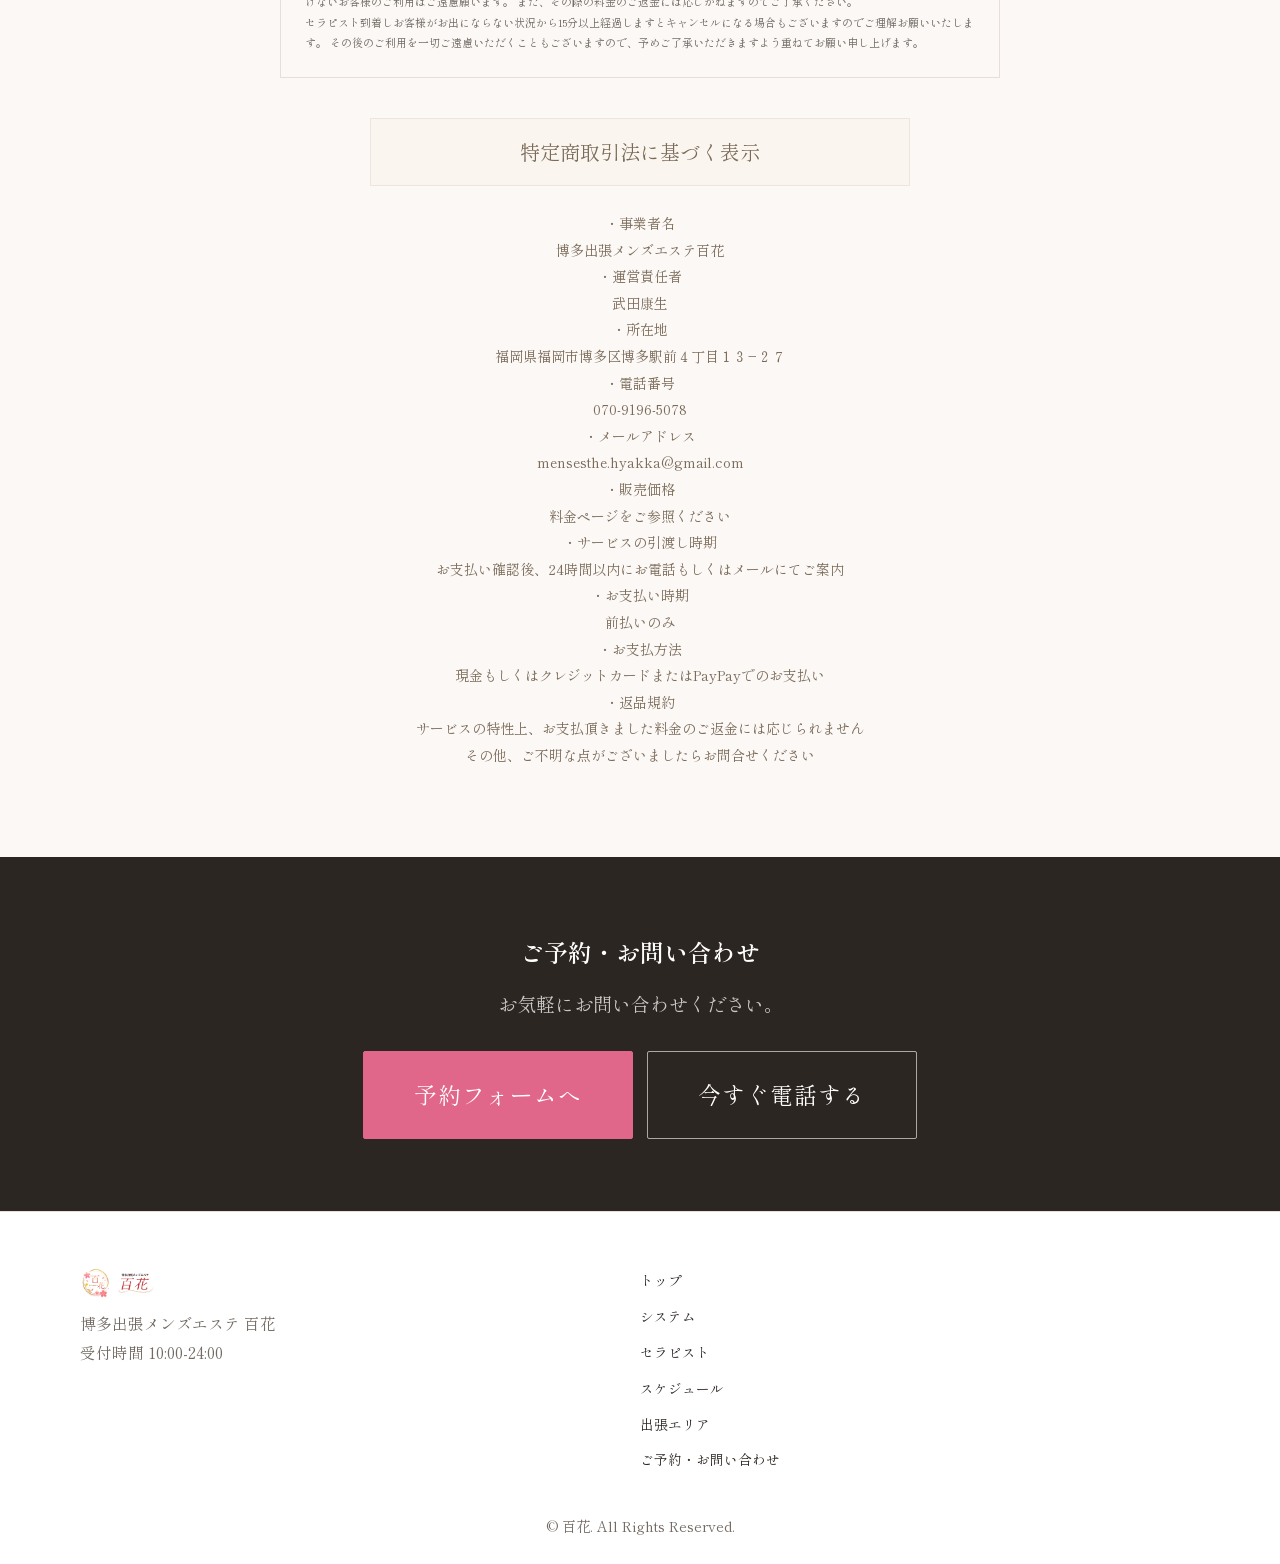
<file: system.html>
<!DOCTYPE html>
<html lang="ja">
<head>
<meta charset="UTF-8">
<meta name="viewport" content="width=device-width, initial-scale=1.0">
<title>システム（コース・料金）｜福岡・博多の出張メンズエステ百花</title>
<meta name="description" content="福岡・博多の出張メンズエステ百花のシステムページ。コース料金、オプション料金、ご利用にあたっての注意事項をご案内します。">
<link rel="canonical" href="https://mensesthe-delivery-karen.com/system.html">

<link rel="preconnect" href="https://fonts.googleapis.com">
<link rel="preconnect" href="https://fonts.gstatic.com" crossorigin>
<link href="https://fonts.googleapis.com/css2?family=Noto+Serif+JP:wght@400;500;700&family=Shippori+Mincho:wght@400;500;600;700&display=swap" rel="stylesheet">

<link rel="icon" type="image/png" href="hyakka_logo.png">
<link rel="apple-touch-icon" href="hyakka_logo.png">

<link rel="stylesheet" href="css/style.css">
</head>
<body>

<a href="#main" class="skip-link">本文へスキップ</a>

<!-- ============================================================
   HEADER / GLOBAL NAV
============================================================ -->
<header class="site-header">
  <div class="site-header__inner">

    <a href="index.html" class="site-logo" aria-label="百花 トップページへ">
      <img class="site-logo__mark" src="images/logo/k-logo.png" alt="">
      <img class="site-logo__word" src="images/logo/karen-logo.png" alt="出張専門博多メンズエステ百花">
    </a>

    <button class="nav-toggle" aria-controls="global-nav" aria-expanded="false">
      <span class="nav-toggle__bar"></span>
      <span class="nav-toggle__bar"></span>
      <span class="nav-toggle__bar"></span>
      <span class="visually-hidden">メニューを開く</span>
    </button>

    <nav id="global-nav" class="global-nav" aria-label="グローバルナビゲーション">
      <ul>
        <li><a href="index.html">トップ</a></li>
        <li><a href="system.html" aria-current="page">システム</a></li>
        <li><a href="therapist.html">セラピスト</a></li>
        <li><a href="schedule.html">スケジュール</a></li>
        <li><a href="area.html">出張エリア</a></li>
        <li><a href="contact.html" class="nav-cta">ご予約・お問い合わせ</a></li>
      </ul>
    </nav>

    <div class="header-contact">
      <a href="tel:07091965078" class="header-contact__tel">
        <span class="header-contact__label">お電話でのご予約</span>
        <span class="header-contact__number">070-9196-5078</span>
      </a>
      <span class="header-contact__hours">受付 10:00-24:00</span>
    </div>

  </div>
</header>

<main id="main">

  <!-- ============================================================
     SYSTEM（コース・料金）
  ============================================================ -->
  <section class="courses-preview" aria-labelledby="system-heading">
    <h1 id="system-heading" class="section-title c-anim-popin">
      <span class="section-title__en">System</span>
      システム
    </h1>

    <div class="course-image">
      <img class="c-anim-slidein" src="images/course.jpg" alt="コース・料金・オプション一覧" loading="lazy" width="1320" height="1920">
    </div>

    <div class="notice-box">
      <h3 class="notice-box__title">注意事項</h3>
      <p class="notice-box__text">
        18歳未満の方、同業者、スカウト目的、暴力団関係者、薬物使用者、泥酔者、その他当店がふさわしくないと
        判断した方のお問い合わせ及びご利用は固くお断りします。<br>
        ※当店は本格的なリンパオイルマッサージをご提供するサロンであり、風俗的サービスは一切行っておりません。
        施術前のシャワーは必ずお願いいたします。<br>
        お客様に安心してご利用いただけるよう親切かつ健全、安全な営業を心がけております。
        従って以下の注意事項、禁止事項をお守り頂けないお客様のご利用はご遠慮願います。
        また、その際の料金のご返金には応じかねますのでご了承ください。<br>
        セラピスト到着しお客様がお出にならない状況から15分以上経過しますとキャンセルになる場合もございますのでご理解お願いいたします。
        その後のご利用を一切ご遠慮いただくこともございますので、予めご了承いただきますよう重ねてお願い申し上げます。
      </p>
    </div>

    <div style="max-width:540px;margin:40px auto 0;text-align:center;color:#7a6a58;font-size:14px;line-height:1.9;">
      <div style="padding:14px 0;margin-bottom:24px;background:#faf6ef;border:1px solid #eee6da;font-size:20px;">
        特定商取引法に基づく表示
      </div>

      <p>・事業者名<br>博多出張メンズエステ百花</p>
      <p>・運営責任者<br>武田康生</p>
      <p>・所在地<br>福岡県福岡市博多区博多駅前４丁目１３−２７</p>
      <p>・電話番号<br>070-9196-5078</p>
      <p>・メールアドレス<br>mensesthe.hyakka@gmail.com</p>
      <p>・販売価格<br>料金ページをご参照ください</p>
      <p>・サービスの引渡し時期<br>お支払い確認後、24時間以内にお電話もしくはメールにてご案内</p>
      <p>・お支払い時期<br>前払いのみ</p>
      <p>・お支払方法<br>現金もしくはクレジットカードまたはPayPayでのお支払い</p>
      <p>・返品規約<br>サービスの特性上、お支払頂きました料金のご返金には応じられません<br>その他、ご不明な点がございましたらお問合せください</p>
    </div>
  </section>

  <!-- ============================================================
     FINAL CTA
  ============================================================ -->
  <section class="final-cta" aria-label="ご予約案内">
    <h2 class="c-anim-popin">ご予約・お問い合わせ</h2>
    <p>お気軽にお問い合わせください。</p>
    <div class="final-cta__buttons">
      <a href="contact.html" class="btn btn--primary">予約フォームへ</a>
      <a href="tel:07091965078" class="btn btn--outline">今すぐ電話する</a>
    </div>
  </section>

</main>

<!-- ============================================================
   FOOTER
============================================================ -->
<footer class="site-footer">
  <div class="site-footer__inner">

    <div class="site-footer__brand">
      <div class="site-footer__logo">
        <img class="site-footer__mark" src="images/logo/k-logo.png" alt="">
        <img class="site-footer__word" src="images/logo/karen-logo.png" alt="百花">
      </div>
      <p>博多出張メンズエステ 百花</p>
      <p>受付時間 10:00-24:00</p>
    </div>

    <nav class="site-footer__nav" aria-label="フッターナビゲーション">
      <ul>
        <li><a href="index.html">トップ</a></li>
        <li><a href="system.html" aria-current="page">システム</a></li>
        <li><a href="therapist.html">セラピスト</a></li>
        <li><a href="schedule.html">スケジュール</a></li>
        <li><a href="area.html">出張エリア</a></li>
        <li><a href="contact.html">ご予約・お問い合わせ</a></li>
      </ul>
    </nav>

  </div>

  <p class="site-footer__copyright">&copy; 百花. All Rights Reserved.</p>
</footer>

<!-- c-mobile-contact-bar: スマホ表示時のみ画面下部に固定表示（PC非表示）。
     電話番号・LINE URLは js/main.js 冒頭の CONTACT_PHONE / LINE_URL で一括管理 -->
<div class="c-mobile-contact-bar">
  <a href="tel:07091965078" class="c-mobile-contact-bar__btn c-mobile-contact-bar__btn--tel" data-contact="tel">
    <svg class="c-mobile-contact-bar__icon" viewBox="0 0 24 24" aria-hidden="true" focusable="false"><path d="M6.62 10.79c1.44 2.83 3.76 5.14 6.59 6.59l2.2-2.2c.27-.27.67-.36 1.02-.24 1.12.37 2.33.57 3.57.57.55 0 1 .45 1 1V20c0 .55-.45 1-1 1-9.39 0-17-7.61-17-17 0-.55.45-1 1-1h3.5c.55 0 1 .45 1 1 0 1.25.2 2.45.57 3.57.11.35.03.74-.25 1.02l-2.2 2.2z"/></svg>
    <span class="c-mobile-contact-bar__label">電話する</span>
  </a>
  <a href="#" class="c-mobile-contact-bar__btn c-mobile-contact-bar__btn--line" data-contact="line" target="_blank" rel="noopener">
    <img class="c-mobile-contact-bar__icon c-mobile-contact-bar__icon--img" src="images/icons/icon0053.png" alt="">
    <span class="c-mobile-contact-bar__label">LINEで予約</span>
  </a>
</div>

<script src="js/main.js"></script>
</body>
</html>
</file>
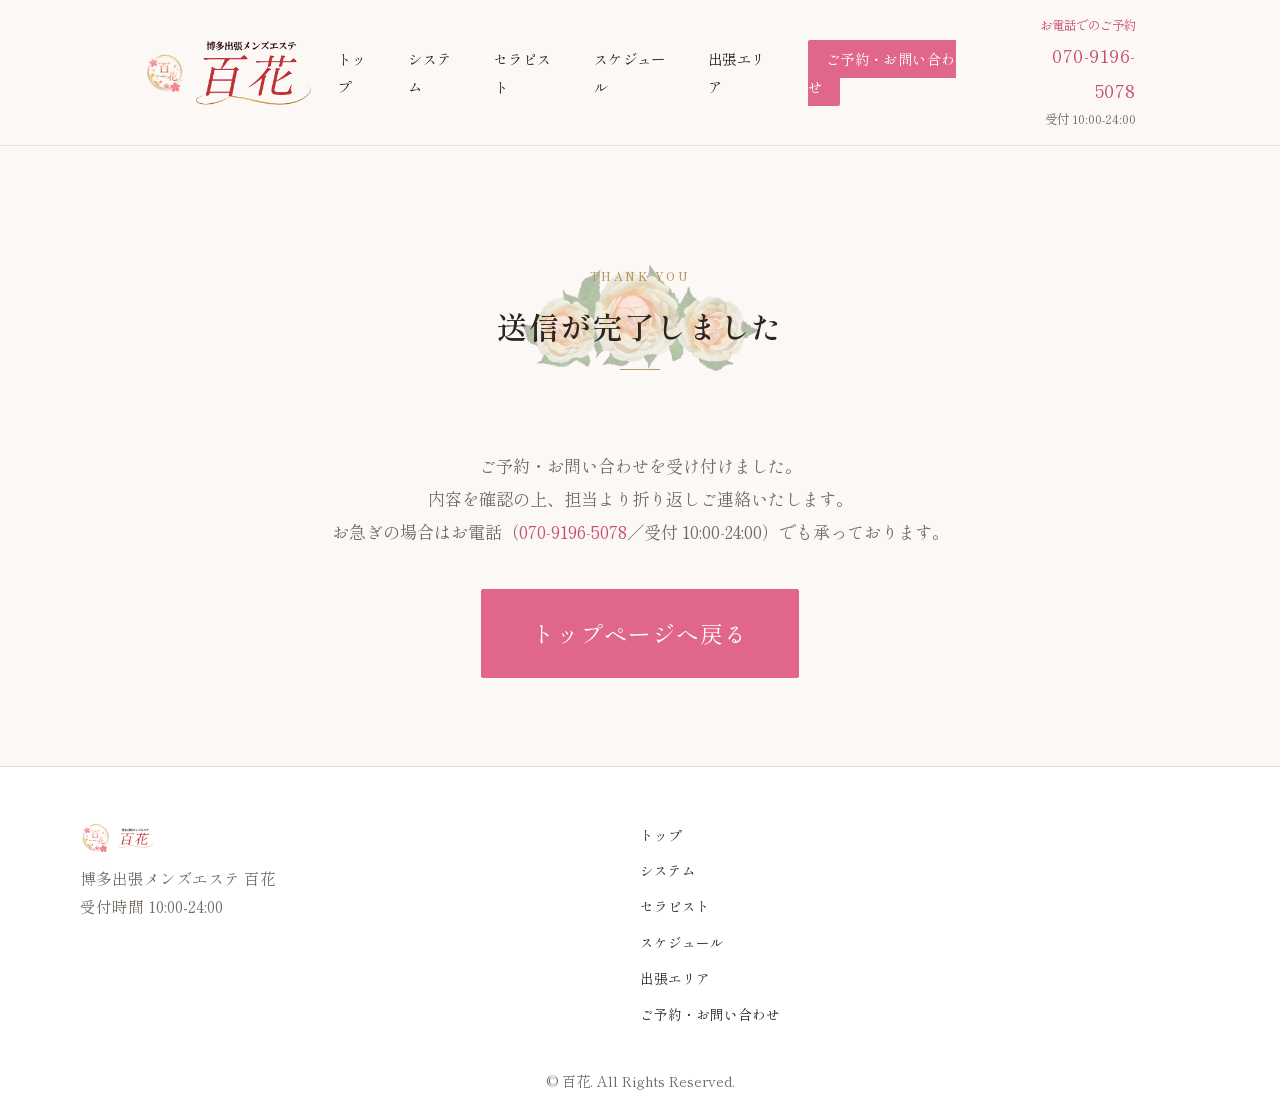
<file: thanks.html>
<!DOCTYPE html>
<html lang="ja">
<head>
<meta charset="UTF-8">
<meta name="viewport" content="width=device-width, initial-scale=1.0">
<title>送信完了｜出張専門博多メンズエステ百花</title>
<meta name="description" content="ご予約・お問い合わせを受け付けました。担当より折り返しご連絡いたします。">
<meta name="robots" content="noindex">

<link rel="preconnect" href="https://fonts.googleapis.com">
<link rel="preconnect" href="https://fonts.gstatic.com" crossorigin>
<link href="https://fonts.googleapis.com/css2?family=Noto+Serif+JP:wght@400;500;700&family=Shippori+Mincho:wght@400;500;600;700&display=swap" rel="stylesheet">

<link rel="icon" type="image/png" href="hyakka_logo.png">
<link rel="apple-touch-icon" href="hyakka_logo.png">

<link rel="stylesheet" href="css/style.css">
</head>
<body>

<a href="#main" class="skip-link">本文へスキップ</a>

<!-- ============================================================
   HEADER / GLOBAL NAV
============================================================ -->
<header class="site-header">
  <div class="site-header__inner">

    <a href="index.html" class="site-logo" aria-label="百花 トップページへ">
      <img class="site-logo__mark" src="images/logo/k-logo.png" alt="">
      <img class="site-logo__word" src="images/logo/karen-logo.png" alt="出張専門博多メンズエステ百花">
    </a>

    <button class="nav-toggle" aria-controls="global-nav" aria-expanded="false">
      <span class="nav-toggle__bar"></span>
      <span class="nav-toggle__bar"></span>
      <span class="nav-toggle__bar"></span>
      <span class="visually-hidden">メニューを開く</span>
    </button>

    <nav id="global-nav" class="global-nav" aria-label="グローバルナビゲーション">
      <ul>
        <li><a href="index.html">トップ</a></li>
        <li><a href="system.html">システム</a></li>
        <li><a href="therapist.html">セラピスト</a></li>
        <li><a href="schedule.html">スケジュール</a></li>
        <li><a href="area.html">出張エリア</a></li>
        <li><a href="contact.html" class="nav-cta">ご予約・お問い合わせ</a></li>
      </ul>
    </nav>

    <div class="header-contact">
      <a href="tel:07091965078" class="header-contact__tel">
        <span class="header-contact__label">お電話でのご予約</span>
        <span class="header-contact__number">070-9196-5078</span>
      </a>
      <span class="header-contact__hours">受付 10:00-24:00</span>
    </div>

  </div>
</header>

<main id="main">

  <!-- ============================================================
     THANKS
  ============================================================ -->
  <section class="thanks" aria-labelledby="thanks-heading">
    <h1 id="thanks-heading" class="section-title">
      <span class="section-title__en">Thank You</span>
      送信が完了しました
    </h1>

    <p class="thanks__lead">
      ご予約・お問い合わせを受け付けました。<br>
      内容を確認の上、担当より折り返しご連絡いたします。<br>
      お急ぎの場合はお電話（<a href="tel:07091965078">070-9196-5078</a>／受付 10:00-24:00）でも承っております。
    </p>

    <div class="thanks__buttons">
      <a href="index.html" class="btn btn--primary">トップページへ戻る</a>
    </div>
  </section>

</main>

<!-- ============================================================
   FOOTER
============================================================ -->
<footer class="site-footer">
  <div class="site-footer__inner">

    <div class="site-footer__brand">
      <div class="site-footer__logo">
        <img class="site-footer__mark" src="images/logo/k-logo.png" alt="">
        <img class="site-footer__word" src="images/logo/karen-logo.png" alt="百花">
      </div>
      <p>博多出張メンズエステ 百花</p>
      <p>受付時間 10:00-24:00</p>
    </div>

    <nav class="site-footer__nav" aria-label="フッターナビゲーション">
      <ul>
        <li><a href="index.html">トップ</a></li>
        <li><a href="system.html">システム</a></li>
        <li><a href="therapist.html">セラピスト</a></li>
        <li><a href="schedule.html">スケジュール</a></li>
        <li><a href="area.html">出張エリア</a></li>
        <li><a href="contact.html">ご予約・お問い合わせ</a></li>
      </ul>
    </nav>

  </div>

  <p class="site-footer__copyright">&copy; 百花. All Rights Reserved.</p>
</footer>

<script src="js/main.js"></script>
</body>
</html>
</file>
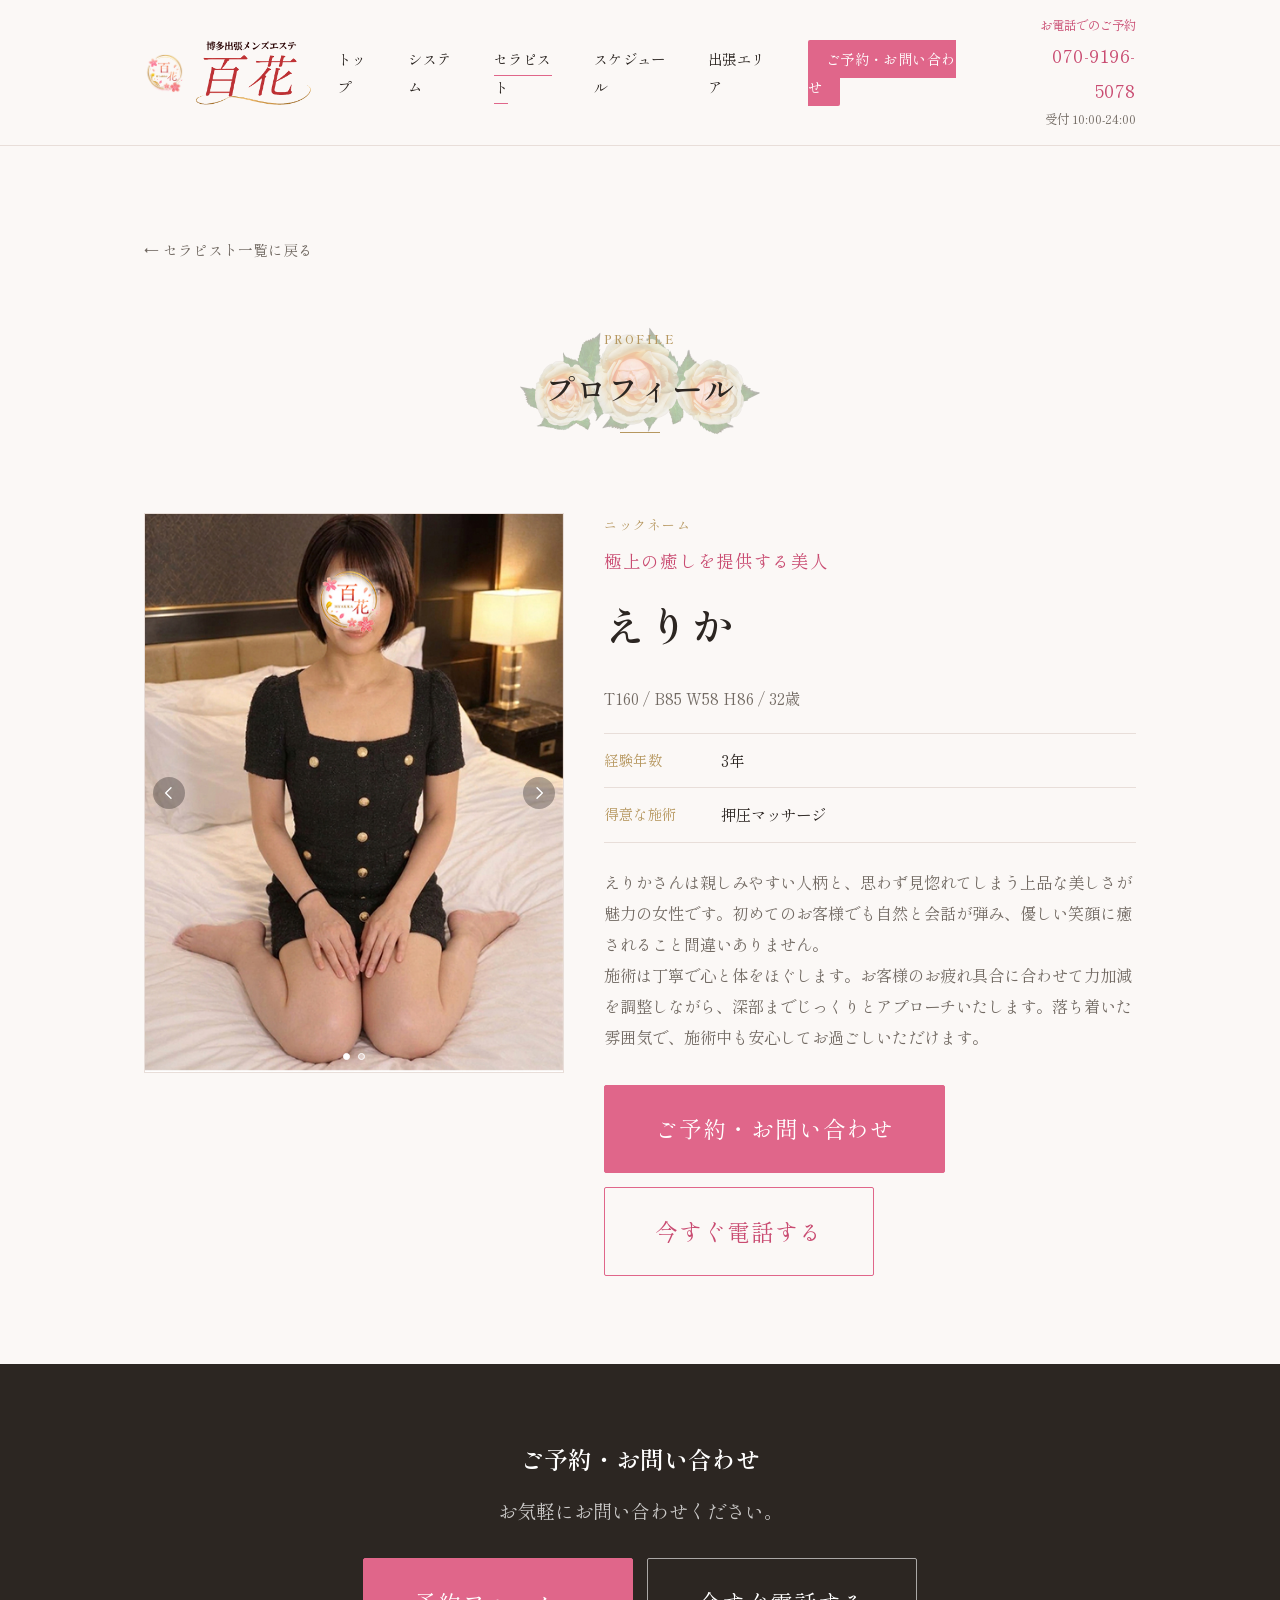
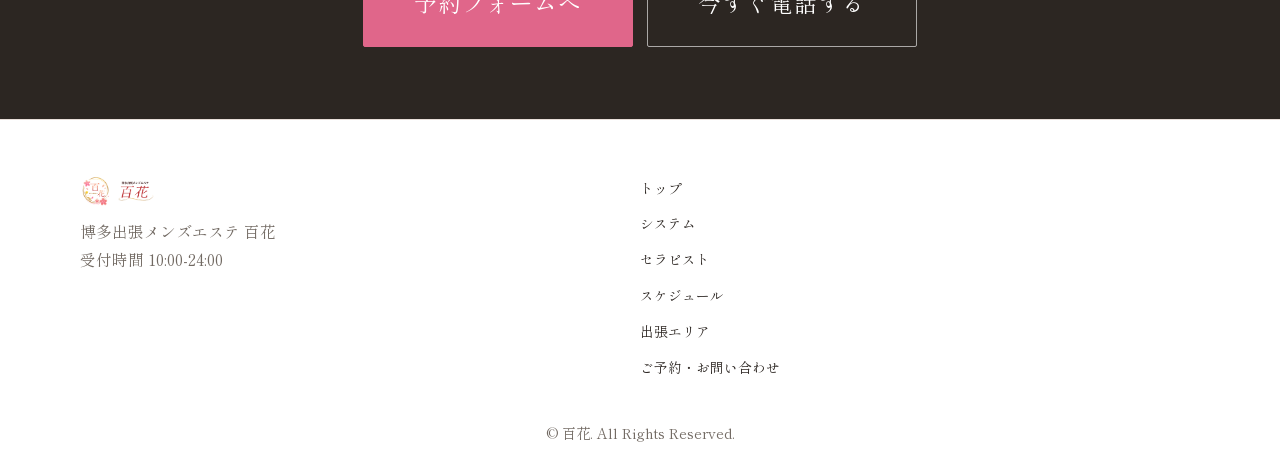
<file: therapist/01.html>
<!DOCTYPE html>
<html lang="ja">
<head>
<meta charset="UTF-8">
<meta name="viewport" content="width=device-width, initial-scale=1.0">
<title>えりか｜セラピスト｜福岡・博多の出張メンズエステ百花</title>
<meta name="description" content="福岡・博多の出張メンズエステ百花在籍セラピスト「えりか」のご紹介。極上の癒しを提供する美人。ご予約はお電話またはフォームから承っております。">
<link rel="canonical" href="https://mensesthe-delivery-karen.com/therapist/01.html">

<link rel="preconnect" href="https://fonts.googleapis.com">
<link rel="preconnect" href="https://fonts.gstatic.com" crossorigin>
<link href="https://fonts.googleapis.com/css2?family=Noto+Serif+JP:wght@400;500;700&family=Shippori+Mincho:wght@400;500;600;700&display=swap" rel="stylesheet">

<link rel="icon" type="image/png" href="../hyakka_logo.png">
<link rel="apple-touch-icon" href="../hyakka_logo.png">

<link rel="stylesheet" href="../css/style.css">
</head>
<body>

<a href="#main" class="skip-link">本文へスキップ</a>

<!-- ============================================================
   HEADER / GLOBAL NAV
============================================================ -->
<header class="site-header">
  <div class="site-header__inner">

    <a href="../index.html" class="site-logo" aria-label="百花 トップページへ">
      <img class="site-logo__mark" src="../images/logo/k-logo.png" alt="">
      <img class="site-logo__word" src="../images/logo/karen-logo.png" alt="出張専門博多メンズエステ百花">
    </a>

    <button class="nav-toggle" aria-controls="global-nav" aria-expanded="false">
      <span class="nav-toggle__bar"></span>
      <span class="nav-toggle__bar"></span>
      <span class="nav-toggle__bar"></span>
      <span class="visually-hidden">メニューを開く</span>
    </button>

    <nav id="global-nav" class="global-nav" aria-label="グローバルナビゲーション">
      <ul>
        <li><a href="../index.html">トップ</a></li>
        <li><a href="../system.html">システム</a></li>
        <li><a href="../therapist.html" aria-current="page">セラピスト</a></li>
        <li><a href="../schedule.html">スケジュール</a></li>
        <li><a href="../area.html">出張エリア</a></li>
        <li><a href="../contact.html" class="nav-cta">ご予約・お問い合わせ</a></li>
      </ul>
    </nav>

    <div class="header-contact">
      <a href="tel:07091965078" class="header-contact__tel">
        <span class="header-contact__label">お電話でのご予約</span>
        <span class="header-contact__number">070-9196-5078</span>
      </a>
      <span class="header-contact__hours">受付 10:00-24:00</span>
    </div>

  </div>
</header>

<main id="main">

  <!-- ============================================================
     THERAPIST DETAIL
  ============================================================ -->
  <section class="therapist-detail" aria-labelledby="therapist-detail-heading">

    <a href="../therapist.html" class="therapist-detail__back">← セラピスト一覧に戻る</a>

    <h1 id="therapist-detail-heading" class="section-title c-anim-popin">
      <span class="section-title__en">Profile</span>
      プロフィール
    </h1>

    <div class="therapist-detail__inner">

      <div class="therapist-photo therapist-detail__photo c-anim-slidein" data-photo-slider>
        <ul class="therapist-photo__track">
          <li class="therapist-photo__slide"><img src="../images/therapists/01/1.jpg" alt="セラピスト えりか 1枚目" onerror="this.onerror=null;this.src='../images/therapists/no-image.png';"></li>
          <li class="therapist-photo__slide"><img src="../images/therapists/01/2.jpg" alt="セラピスト えりか 2枚目" onerror="this.onerror=null;this.src='../images/therapists/no-image.png';"></li>
        </ul>
        <button type="button" class="therapist-photo__nav therapist-photo__nav--prev" data-photo-prev aria-label="前の写真">
          <svg viewBox="0 0 24 24" width="16" height="16" aria-hidden="true"><path d="M15 4l-8 8 8 8" fill="none" stroke="currentColor" stroke-width="2" stroke-linecap="round" stroke-linejoin="round"/></svg>
        </button>
        <button type="button" class="therapist-photo__nav therapist-photo__nav--next" data-photo-next aria-label="次の写真">
          <svg viewBox="0 0 24 24" width="16" height="16" aria-hidden="true"><path d="M9 4l8 8-8 8" fill="none" stroke="currentColor" stroke-width="2" stroke-linecap="round" stroke-linejoin="round"/></svg>
        </button>
        <div class="therapist-photo__dots" data-photo-dots>
          <button type="button" class="is-active" aria-label="写真1枚目を表示"></button>
          <button type="button" aria-label="写真2枚目を表示"></button>
        </div>
      </div>

      <div class="therapist-detail__info">
        <p class="therapist-detail__label">ニックネーム</p>
        <p class="therapist-detail__catch">極上の癒しを提供する美人</p>
        <h2 class="therapist-detail__name">えりか</h2>
        <p class="therapist-detail__profile">T160 / B85 W58 H86 / 32歳</p>

        <dl class="therapist-detail__specialty">
          <div class="therapist-detail__specialty-row">
            <dt>経験年数</dt>
            <dd>3年</dd>
          </div>
          <div class="therapist-detail__specialty-row">
            <dt>得意な施術</dt>
            <dd>押圧マッサージ</dd>
          </div>
        </dl>

        <p class="therapist-detail__comment">
          えりかさんは親しみやすい人柄と、思わず見惚れてしまう上品な美しさが魅力の女性です。初めてのお客様でも自然と会話が弾み、優しい笑顔に癒されること間違いありません。<br>
          施術は丁寧で心と体をほぐします。お客様のお疲れ具合に合わせて力加減を調整しながら、深部までじっくりとアプローチいたします。落ち着いた雰囲気で、施術中も安心してお過ごしいただけます。
        </p>

        <div class="therapist-detail__cta">
          <a href="../contact.html" class="btn btn--primary">ご予約・お問い合わせ</a>
          <a href="tel:07091965078" class="btn btn--outline">今すぐ電話する</a>
        </div>
      </div>

    </div>
  </section>

  <!-- ============================================================
     FINAL CTA
  ============================================================ -->
  <section class="final-cta" aria-label="ご予約案内">
    <h2 class="c-anim-popin">ご予約・お問い合わせ</h2>
    <p>お気軽にお問い合わせください。</p>
    <div class="final-cta__buttons">
      <a href="../contact.html" class="btn btn--primary">予約フォームへ</a>
      <a href="tel:07091965078" class="btn btn--outline">今すぐ電話する</a>
    </div>
  </section>

</main>

<!-- ============================================================
   FOOTER
============================================================ -->
<footer class="site-footer">
  <div class="site-footer__inner">

    <div class="site-footer__brand">
      <div class="site-footer__logo">
        <img class="site-footer__mark" src="../images/logo/k-logo.png" alt="">
        <img class="site-footer__word" src="../images/logo/karen-logo.png" alt="百花">
      </div>
      <p>博多出張メンズエステ 百花</p>
      <p>受付時間 10:00-24:00</p>
    </div>

    <nav class="site-footer__nav" aria-label="フッターナビゲーション">
      <ul>
        <li><a href="../index.html">トップ</a></li>
        <li><a href="../system.html">システム</a></li>
        <li><a href="../therapist.html" aria-current="page">セラピスト</a></li>
        <li><a href="../schedule.html">スケジュール</a></li>
        <li><a href="../area.html">出張エリア</a></li>
        <li><a href="../contact.html">ご予約・お問い合わせ</a></li>
      </ul>
    </nav>

  </div>

  <p class="site-footer__copyright">&copy; 百花. All Rights Reserved.</p>
</footer>

<!-- c-mobile-contact-bar: スマホ表示時のみ画面下部に固定表示（PC非表示）。
     電話番号・LINE URLは js/main.js 冒頭の CONTACT_PHONE / LINE_URL で一括管理 -->
<div class="c-mobile-contact-bar">
  <a href="tel:07091965078" class="c-mobile-contact-bar__btn c-mobile-contact-bar__btn--tel" data-contact="tel">
    <svg class="c-mobile-contact-bar__icon" viewBox="0 0 24 24" aria-hidden="true" focusable="false"><path d="M6.62 10.79c1.44 2.83 3.76 5.14 6.59 6.59l2.2-2.2c.27-.27.67-.36 1.02-.24 1.12.37 2.33.57 3.57.57.55 0 1 .45 1 1V20c0 .55-.45 1-1 1-9.39 0-17-7.61-17-17 0-.55.45-1 1-1h3.5c.55 0 1 .45 1 1 0 1.25.2 2.45.57 3.57.11.35.03.74-.25 1.02l-2.2 2.2z"/></svg>
    <span class="c-mobile-contact-bar__label">電話する</span>
  </a>
  <a href="#" class="c-mobile-contact-bar__btn c-mobile-contact-bar__btn--line" data-contact="line" target="_blank" rel="noopener">
    <img class="c-mobile-contact-bar__icon c-mobile-contact-bar__icon--img" src="../images/icons/icon0053.png" alt="">
    <span class="c-mobile-contact-bar__label">LINEで予約</span>
  </a>
</div>

<script src="../js/main.js"></script>
</body>
</html>
</file>
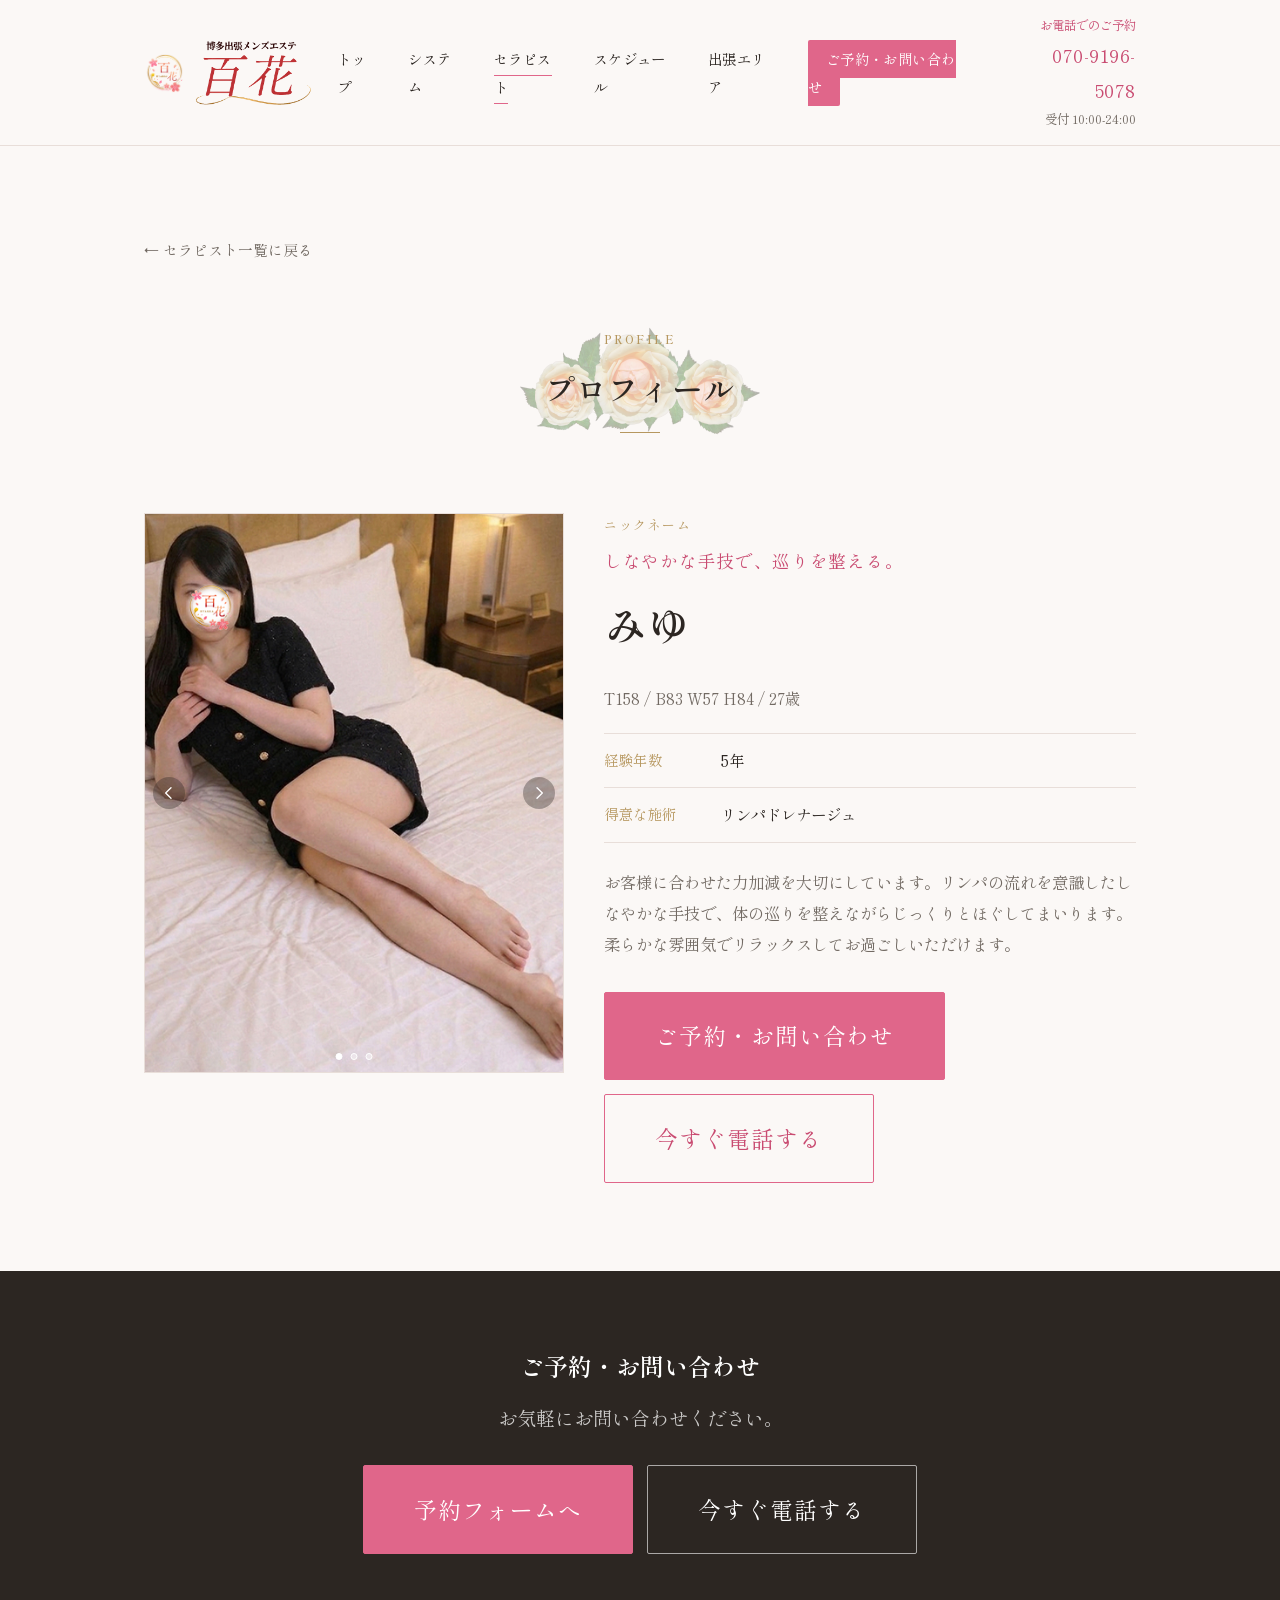
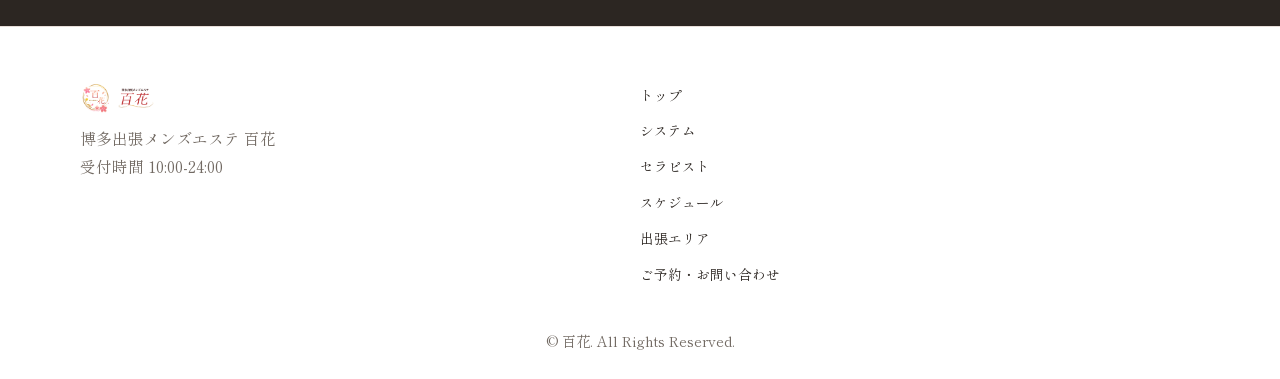
<file: therapist/02.html>
<!DOCTYPE html>
<html lang="ja">
<head>
<meta charset="UTF-8">
<meta name="viewport" content="width=device-width, initial-scale=1.0">
<title>みゆ｜セラピスト｜福岡・博多の出張メンズエステ百花</title>
<meta name="description" content="福岡・博多の出張メンズエステ百花在籍セラピスト「みゆ」のご紹介。お客様に合わせた力加減を大切にした施術です。ご予約はお電話またはフォームから承っております。">
<link rel="canonical" href="https://mensesthe-delivery-karen.com/therapist/02.html">

<link rel="preconnect" href="https://fonts.googleapis.com">
<link rel="preconnect" href="https://fonts.gstatic.com" crossorigin>
<link href="https://fonts.googleapis.com/css2?family=Noto+Serif+JP:wght@400;500;700&family=Shippori+Mincho:wght@400;500;600;700&display=swap" rel="stylesheet">

<link rel="icon" type="image/png" href="../hyakka_logo.png">
<link rel="apple-touch-icon" href="../hyakka_logo.png">

<link rel="stylesheet" href="../css/style.css">
</head>
<body>

<a href="#main" class="skip-link">本文へスキップ</a>

<!-- ============================================================
   HEADER / GLOBAL NAV
============================================================ -->
<header class="site-header">
  <div class="site-header__inner">

    <a href="../index.html" class="site-logo" aria-label="百花 トップページへ">
      <img class="site-logo__mark" src="../images/logo/k-logo.png" alt="">
      <img class="site-logo__word" src="../images/logo/karen-logo.png" alt="出張専門博多メンズエステ百花">
    </a>

    <button class="nav-toggle" aria-controls="global-nav" aria-expanded="false">
      <span class="nav-toggle__bar"></span>
      <span class="nav-toggle__bar"></span>
      <span class="nav-toggle__bar"></span>
      <span class="visually-hidden">メニューを開く</span>
    </button>

    <nav id="global-nav" class="global-nav" aria-label="グローバルナビゲーション">
      <ul>
        <li><a href="../index.html">トップ</a></li>
        <li><a href="../system.html">システム</a></li>
        <li><a href="../therapist.html" aria-current="page">セラピスト</a></li>
        <li><a href="../schedule.html">スケジュール</a></li>
        <li><a href="../area.html">出張エリア</a></li>
        <li><a href="../contact.html" class="nav-cta">ご予約・お問い合わせ</a></li>
      </ul>
    </nav>

    <div class="header-contact">
      <a href="tel:07091965078" class="header-contact__tel">
        <span class="header-contact__label">お電話でのご予約</span>
        <span class="header-contact__number">070-9196-5078</span>
      </a>
      <span class="header-contact__hours">受付 10:00-24:00</span>
    </div>

  </div>
</header>

<main id="main">

  <!-- ============================================================
     THERAPIST DETAIL
  ============================================================ -->
  <section class="therapist-detail" aria-labelledby="therapist-detail-heading">

    <a href="../therapist.html" class="therapist-detail__back">← セラピスト一覧に戻る</a>

    <h1 id="therapist-detail-heading" class="section-title c-anim-popin">
      <span class="section-title__en">Profile</span>
      プロフィール
    </h1>

    <div class="therapist-detail__inner">

      <div class="therapist-photo therapist-detail__photo c-anim-slidein" data-photo-slider>
        <ul class="therapist-photo__track">
          <li class="therapist-photo__slide"><img src="../images/therapists/02/1.jpg" alt="セラピスト みゆ 1枚目" onerror="this.onerror=null;this.src='../images/therapists/no-image.png';"></li>
          <li class="therapist-photo__slide"><img src="../images/therapists/02/2.jpg" alt="セラピスト みゆ 2枚目" onerror="this.onerror=null;this.src='../images/therapists/no-image.png';"></li>
          <li class="therapist-photo__slide"><img src="../images/therapists/02/3.jpg" alt="セラピスト みゆ 3枚目" onerror="this.onerror=null;this.src='../images/therapists/no-image.png';"></li>
        </ul>
        <button type="button" class="therapist-photo__nav therapist-photo__nav--prev" data-photo-prev aria-label="前の写真">
          <svg viewBox="0 0 24 24" width="16" height="16" aria-hidden="true"><path d="M15 4l-8 8 8 8" fill="none" stroke="currentColor" stroke-width="2" stroke-linecap="round" stroke-linejoin="round"/></svg>
        </button>
        <button type="button" class="therapist-photo__nav therapist-photo__nav--next" data-photo-next aria-label="次の写真">
          <svg viewBox="0 0 24 24" width="16" height="16" aria-hidden="true"><path d="M9 4l8 8-8 8" fill="none" stroke="currentColor" stroke-width="2" stroke-linecap="round" stroke-linejoin="round"/></svg>
        </button>
        <div class="therapist-photo__dots" data-photo-dots>
          <button type="button" class="is-active" aria-label="写真1枚目を表示"></button>
          <button type="button" aria-label="写真2枚目を表示"></button>
          <button type="button" aria-label="写真3枚目を表示"></button>
        </div>
      </div>

      <div class="therapist-detail__info">
        <p class="therapist-detail__label">ニックネーム</p>
        <p class="therapist-detail__catch">しなやかな手技で、巡りを整える。</p>
        <h2 class="therapist-detail__name">みゆ</h2>
        <p class="therapist-detail__profile">T158 / B83 W57 H84 / 27歳</p>

        <dl class="therapist-detail__specialty">
          <div class="therapist-detail__specialty-row">
            <dt>経験年数</dt>
            <dd>5年</dd>
          </div>
          <div class="therapist-detail__specialty-row">
            <dt>得意な施術</dt>
            <dd>リンパドレナージュ</dd>
          </div>
        </dl>

        <p class="therapist-detail__comment">
          お客様に合わせた力加減を大切にしています。リンパの流れを意識したしなやかな手技で、体の巡りを整えながらじっくりとほぐしてまいります。柔らかな雰囲気でリラックスしてお過ごしいただけます。
        </p>

        <div class="therapist-detail__cta">
          <a href="../contact.html" class="btn btn--primary">ご予約・お問い合わせ</a>
          <a href="tel:07091965078" class="btn btn--outline">今すぐ電話する</a>
        </div>
      </div>

    </div>
  </section>

  <!-- ============================================================
     FINAL CTA
  ============================================================ -->
  <section class="final-cta" aria-label="ご予約案内">
    <h2 class="c-anim-popin">ご予約・お問い合わせ</h2>
    <p>お気軽にお問い合わせください。</p>
    <div class="final-cta__buttons">
      <a href="../contact.html" class="btn btn--primary">予約フォームへ</a>
      <a href="tel:07091965078" class="btn btn--outline">今すぐ電話する</a>
    </div>
  </section>

</main>

<!-- ============================================================
   FOOTER
============================================================ -->
<footer class="site-footer">
  <div class="site-footer__inner">

    <div class="site-footer__brand">
      <div class="site-footer__logo">
        <img class="site-footer__mark" src="../images/logo/k-logo.png" alt="">
        <img class="site-footer__word" src="../images/logo/karen-logo.png" alt="百花">
      </div>
      <p>博多出張メンズエステ 百花</p>
      <p>受付時間 10:00-24:00</p>
    </div>

    <nav class="site-footer__nav" aria-label="フッターナビゲーション">
      <ul>
        <li><a href="../index.html">トップ</a></li>
        <li><a href="../system.html">システム</a></li>
        <li><a href="../therapist.html" aria-current="page">セラピスト</a></li>
        <li><a href="../schedule.html">スケジュール</a></li>
        <li><a href="../area.html">出張エリア</a></li>
        <li><a href="../contact.html">ご予約・お問い合わせ</a></li>
      </ul>
    </nav>

  </div>

  <p class="site-footer__copyright">&copy; 百花. All Rights Reserved.</p>
</footer>

<!-- c-mobile-contact-bar: スマホ表示時のみ画面下部に固定表示（PC非表示）。
     電話番号・LINE URLは js/main.js 冒頭の CONTACT_PHONE / LINE_URL で一括管理 -->
<div class="c-mobile-contact-bar">
  <a href="tel:07091965078" class="c-mobile-contact-bar__btn c-mobile-contact-bar__btn--tel" data-contact="tel">
    <svg class="c-mobile-contact-bar__icon" viewBox="0 0 24 24" aria-hidden="true" focusable="false"><path d="M6.62 10.79c1.44 2.83 3.76 5.14 6.59 6.59l2.2-2.2c.27-.27.67-.36 1.02-.24 1.12.37 2.33.57 3.57.57.55 0 1 .45 1 1V20c0 .55-.45 1-1 1-9.39 0-17-7.61-17-17 0-.55.45-1 1-1h3.5c.55 0 1 .45 1 1 0 1.25.2 2.45.57 3.57.11.35.03.74-.25 1.02l-2.2 2.2z"/></svg>
    <span class="c-mobile-contact-bar__label">電話する</span>
  </a>
  <a href="#" class="c-mobile-contact-bar__btn c-mobile-contact-bar__btn--line" data-contact="line" target="_blank" rel="noopener">
    <img class="c-mobile-contact-bar__icon c-mobile-contact-bar__icon--img" src="../images/icons/icon0053.png" alt="">
    <span class="c-mobile-contact-bar__label">LINEで予約</span>
  </a>
</div>

<script src="../js/main.js"></script>
</body>
</html>
</file>
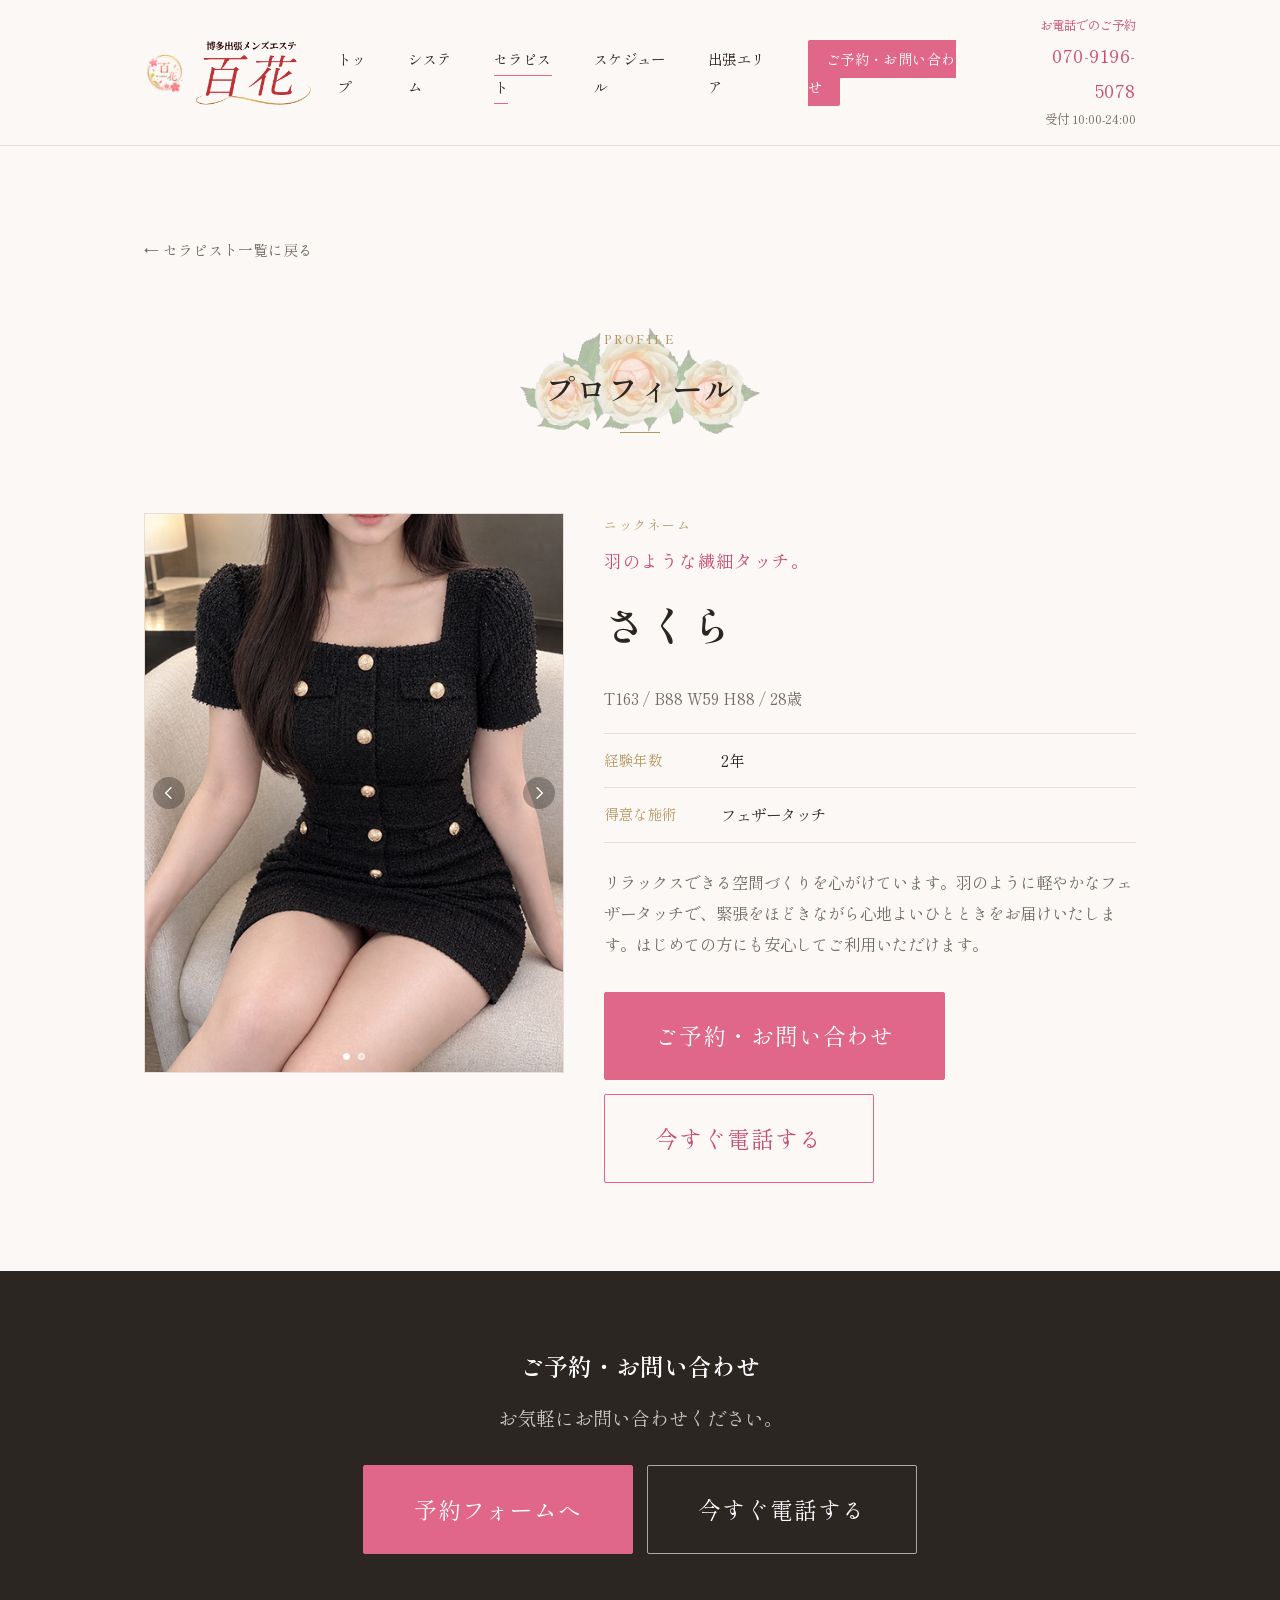
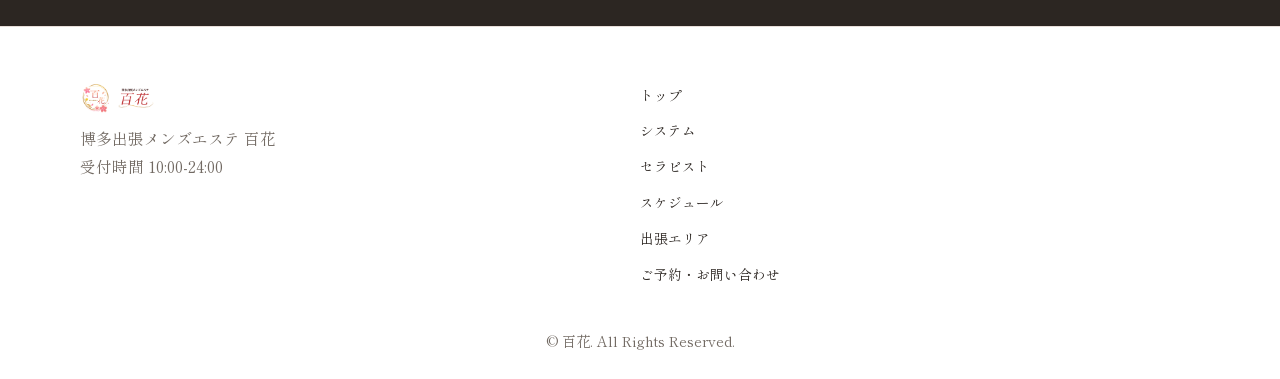
<file: therapist/03.html>
<!DOCTYPE html>
<html lang="ja">
<head>
<meta charset="UTF-8">
<meta name="viewport" content="width=device-width, initial-scale=1.0">
<title>さくら｜セラピスト｜福岡・博多の出張メンズエステ百花</title>
<meta name="description" content="福岡・博多の出張メンズエステ百花在籍セラピスト「さくら」のご紹介。リラックスできる空間づくりを心がけたフェザータッチの施術です。ご予約はお電話またはフォームから承っております。">
<link rel="canonical" href="https://mensesthe-delivery-karen.com/therapist/03.html">

<link rel="preconnect" href="https://fonts.googleapis.com">
<link rel="preconnect" href="https://fonts.gstatic.com" crossorigin>
<link href="https://fonts.googleapis.com/css2?family=Noto+Serif+JP:wght@400;500;700&family=Shippori+Mincho:wght@400;500;600;700&display=swap" rel="stylesheet">

<link rel="icon" type="image/png" href="../hyakka_logo.png">
<link rel="apple-touch-icon" href="../hyakka_logo.png">

<link rel="stylesheet" href="../css/style.css">
</head>
<body>

<a href="#main" class="skip-link">本文へスキップ</a>

<!-- ============================================================
   HEADER / GLOBAL NAV
============================================================ -->
<header class="site-header">
  <div class="site-header__inner">

    <a href="../index.html" class="site-logo" aria-label="百花 トップページへ">
      <img class="site-logo__mark" src="../images/logo/k-logo.png" alt="">
      <img class="site-logo__word" src="../images/logo/karen-logo.png" alt="出張専門博多メンズエステ百花">
    </a>

    <button class="nav-toggle" aria-controls="global-nav" aria-expanded="false">
      <span class="nav-toggle__bar"></span>
      <span class="nav-toggle__bar"></span>
      <span class="nav-toggle__bar"></span>
      <span class="visually-hidden">メニューを開く</span>
    </button>

    <nav id="global-nav" class="global-nav" aria-label="グローバルナビゲーション">
      <ul>
        <li><a href="../index.html">トップ</a></li>
        <li><a href="../system.html">システム</a></li>
        <li><a href="../therapist.html" aria-current="page">セラピスト</a></li>
        <li><a href="../schedule.html">スケジュール</a></li>
        <li><a href="../area.html">出張エリア</a></li>
        <li><a href="../contact.html" class="nav-cta">ご予約・お問い合わせ</a></li>
      </ul>
    </nav>

    <div class="header-contact">
      <a href="tel:07091965078" class="header-contact__tel">
        <span class="header-contact__label">お電話でのご予約</span>
        <span class="header-contact__number">070-9196-5078</span>
      </a>
      <span class="header-contact__hours">受付 10:00-24:00</span>
    </div>

  </div>
</header>

<main id="main">

  <!-- ============================================================
     THERAPIST DETAIL
  ============================================================ -->
  <section class="therapist-detail" aria-labelledby="therapist-detail-heading">

    <a href="../therapist.html" class="therapist-detail__back">← セラピスト一覧に戻る</a>

    <h1 id="therapist-detail-heading" class="section-title c-anim-popin">
      <span class="section-title__en">Profile</span>
      プロフィール
    </h1>

    <div class="therapist-detail__inner">

      <div class="therapist-photo therapist-detail__photo c-anim-slidein" data-photo-slider>
        <ul class="therapist-photo__track">
          <li class="therapist-photo__slide"><img src="../images/therapists/03/1.jpg" alt="セラピスト さくら 1枚目" onerror="this.onerror=null;this.src='../images/therapists/no-image.png';"></li>
          <li class="therapist-photo__slide"><img src="../images/therapists/03/2.jpg" alt="セラピスト さくら 2枚目" onerror="this.onerror=null;this.src='../images/therapists/no-image.png';"></li>
        </ul>
        <button type="button" class="therapist-photo__nav therapist-photo__nav--prev" data-photo-prev aria-label="前の写真">
          <svg viewBox="0 0 24 24" width="16" height="16" aria-hidden="true"><path d="M15 4l-8 8 8 8" fill="none" stroke="currentColor" stroke-width="2" stroke-linecap="round" stroke-linejoin="round"/></svg>
        </button>
        <button type="button" class="therapist-photo__nav therapist-photo__nav--next" data-photo-next aria-label="次の写真">
          <svg viewBox="0 0 24 24" width="16" height="16" aria-hidden="true"><path d="M9 4l8 8-8 8" fill="none" stroke="currentColor" stroke-width="2" stroke-linecap="round" stroke-linejoin="round"/></svg>
        </button>
        <div class="therapist-photo__dots" data-photo-dots>
          <button type="button" class="is-active" aria-label="写真1枚目を表示"></button>
          <button type="button" aria-label="写真2枚目を表示"></button>
        </div>
      </div>

      <div class="therapist-detail__info">
        <p class="therapist-detail__label">ニックネーム</p>
        <p class="therapist-detail__catch">羽のような繊細タッチ。</p>
        <h2 class="therapist-detail__name">さくら</h2>
        <p class="therapist-detail__profile">T163 / B88 W59 H88 / 28歳</p>

        <dl class="therapist-detail__specialty">
          <div class="therapist-detail__specialty-row">
            <dt>経験年数</dt>
            <dd>2年</dd>
          </div>
          <div class="therapist-detail__specialty-row">
            <dt>得意な施術</dt>
            <dd>フェザータッチ</dd>
          </div>
        </dl>

        <p class="therapist-detail__comment">
          リラックスできる空間づくりを心がけています。羽のように軽やかなフェザータッチで、緊張をほどきながら心地よいひとときをお届けいたします。はじめての方にも安心してご利用いただけます。
        </p>

        <div class="therapist-detail__cta">
          <a href="../contact.html" class="btn btn--primary">ご予約・お問い合わせ</a>
          <a href="tel:07091965078" class="btn btn--outline">今すぐ電話する</a>
        </div>
      </div>

    </div>
  </section>

  <!-- ============================================================
     FINAL CTA
  ============================================================ -->
  <section class="final-cta" aria-label="ご予約案内">
    <h2 class="c-anim-popin">ご予約・お問い合わせ</h2>
    <p>お気軽にお問い合わせください。</p>
    <div class="final-cta__buttons">
      <a href="../contact.html" class="btn btn--primary">予約フォームへ</a>
      <a href="tel:07091965078" class="btn btn--outline">今すぐ電話する</a>
    </div>
  </section>

</main>

<!-- ============================================================
   FOOTER
============================================================ -->
<footer class="site-footer">
  <div class="site-footer__inner">

    <div class="site-footer__brand">
      <div class="site-footer__logo">
        <img class="site-footer__mark" src="../images/logo/k-logo.png" alt="">
        <img class="site-footer__word" src="../images/logo/karen-logo.png" alt="百花">
      </div>
      <p>博多出張メンズエステ 百花</p>
      <p>受付時間 10:00-24:00</p>
    </div>

    <nav class="site-footer__nav" aria-label="フッターナビゲーション">
      <ul>
        <li><a href="../index.html">トップ</a></li>
        <li><a href="../system.html">システム</a></li>
        <li><a href="../therapist.html" aria-current="page">セラピスト</a></li>
        <li><a href="../schedule.html">スケジュール</a></li>
        <li><a href="../area.html">出張エリア</a></li>
        <li><a href="../contact.html">ご予約・お問い合わせ</a></li>
      </ul>
    </nav>

  </div>

  <p class="site-footer__copyright">&copy; 百花. All Rights Reserved.</p>
</footer>

<!-- c-mobile-contact-bar: スマホ表示時のみ画面下部に固定表示（PC非表示）。
     電話番号・LINE URLは js/main.js 冒頭の CONTACT_PHONE / LINE_URL で一括管理 -->
<div class="c-mobile-contact-bar">
  <a href="tel:07091965078" class="c-mobile-contact-bar__btn c-mobile-contact-bar__btn--tel" data-contact="tel">
    <svg class="c-mobile-contact-bar__icon" viewBox="0 0 24 24" aria-hidden="true" focusable="false"><path d="M6.62 10.79c1.44 2.83 3.76 5.14 6.59 6.59l2.2-2.2c.27-.27.67-.36 1.02-.24 1.12.37 2.33.57 3.57.57.55 0 1 .45 1 1V20c0 .55-.45 1-1 1-9.39 0-17-7.61-17-17 0-.55.45-1 1-1h3.5c.55 0 1 .45 1 1 0 1.25.2 2.45.57 3.57.11.35.03.74-.25 1.02l-2.2 2.2z"/></svg>
    <span class="c-mobile-contact-bar__label">電話する</span>
  </a>
  <a href="#" class="c-mobile-contact-bar__btn c-mobile-contact-bar__btn--line" data-contact="line" target="_blank" rel="noopener">
    <img class="c-mobile-contact-bar__icon c-mobile-contact-bar__icon--img" src="../images/icons/icon0053.png" alt="">
    <span class="c-mobile-contact-bar__label">LINEで予約</span>
  </a>
</div>

<script src="../js/main.js"></script>
</body>
</html>
</file>
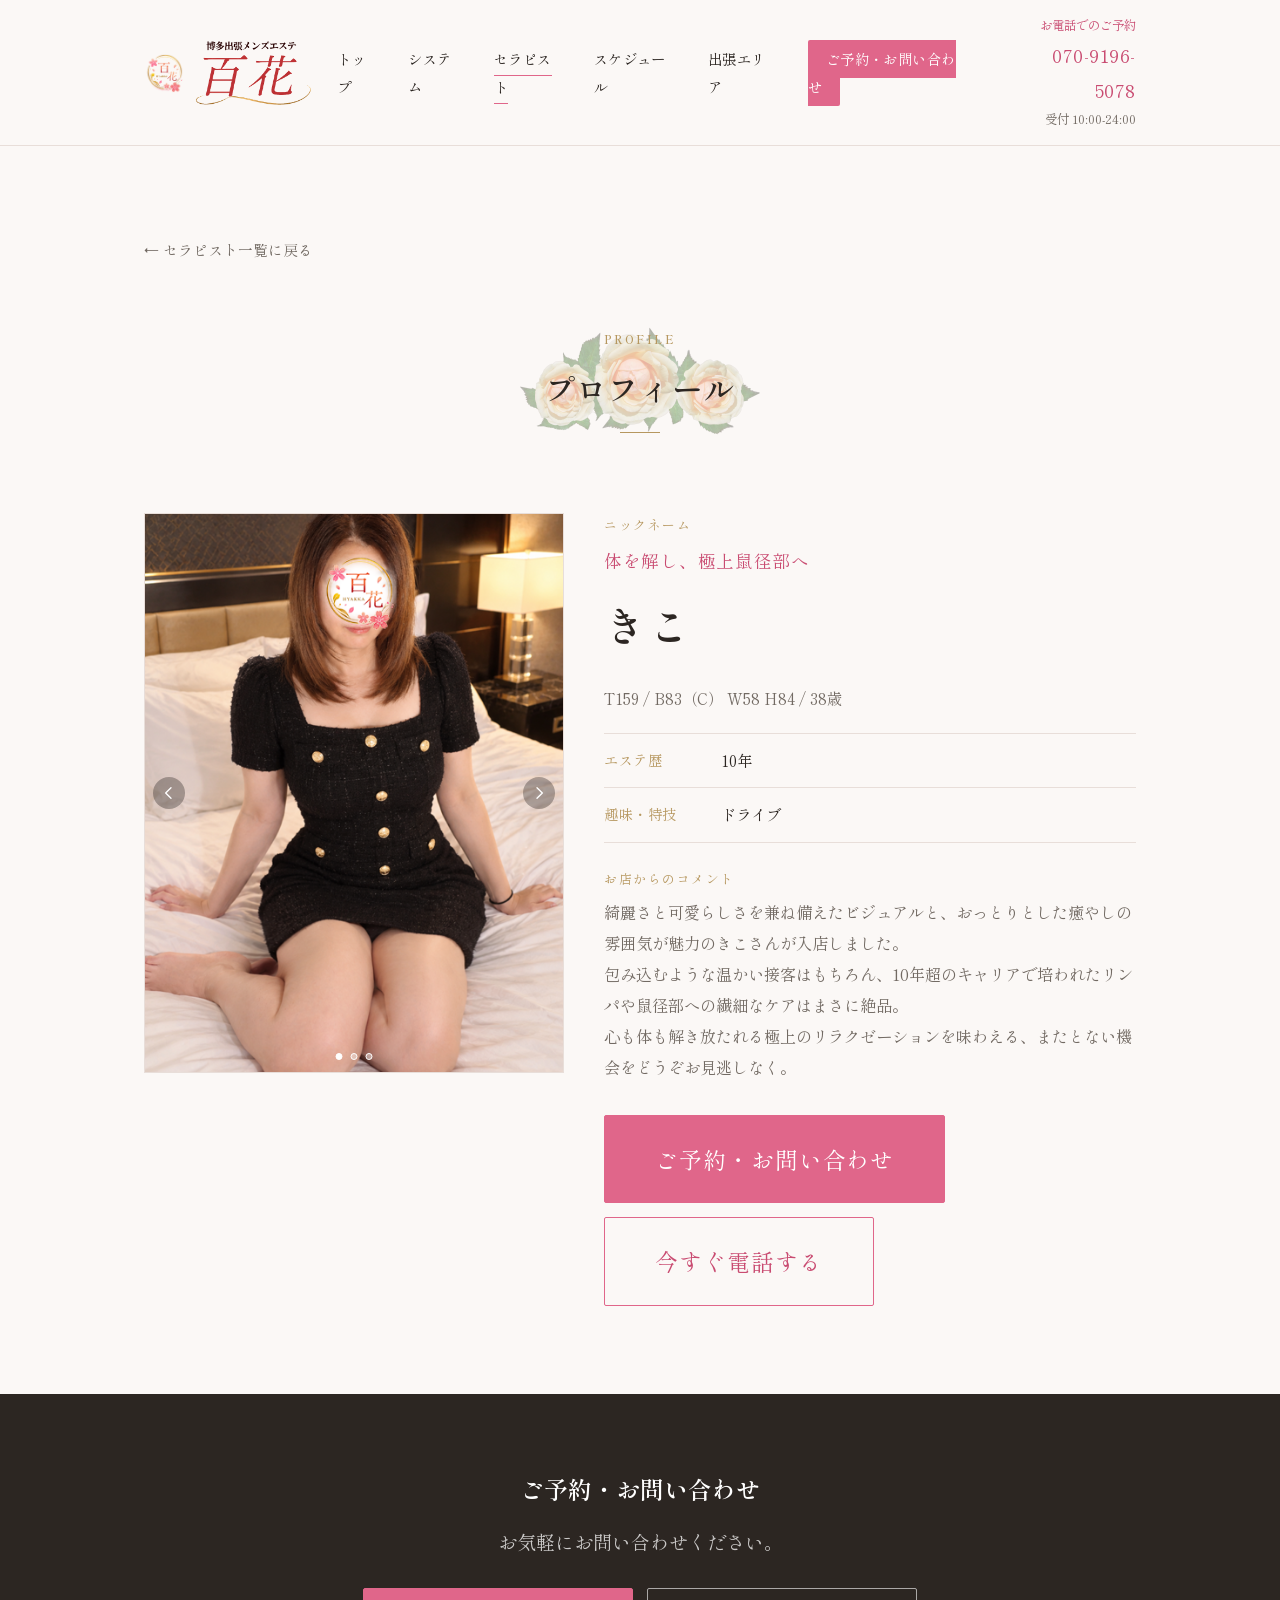
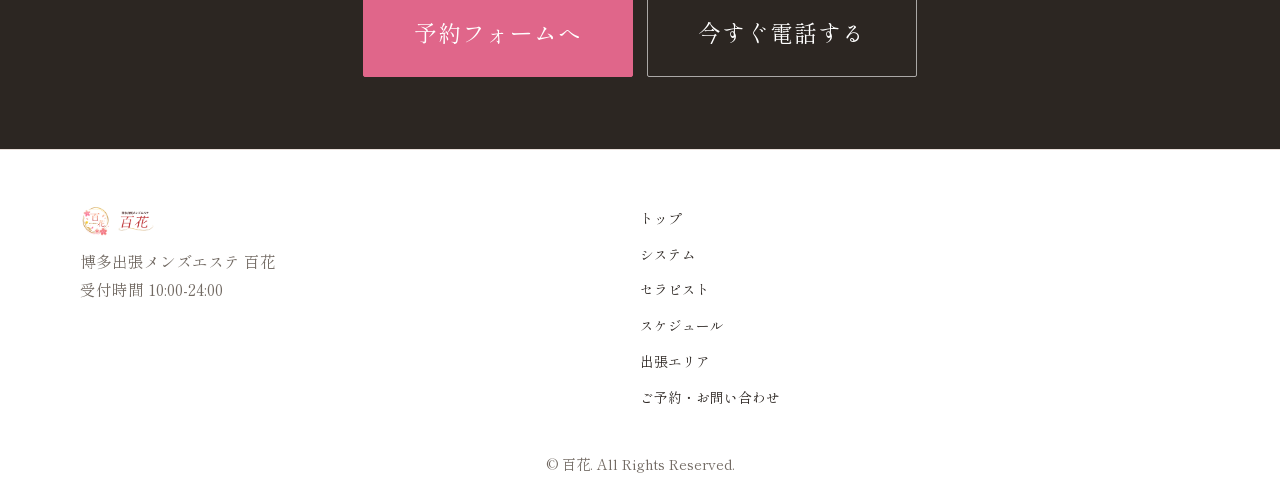
<file: therapist/04.html>
<!DOCTYPE html>
<html lang="ja">
<head>
<meta charset="UTF-8">
<meta name="viewport" content="width=device-width, initial-scale=1.0">
<title>きこ｜セラピスト｜福岡・博多の出張メンズエステ百花</title>
<meta name="description" content="福岡・博多の出張メンズエステ百花在籍セラピスト「きこ」のご紹介。エステ歴10年のキャリアで培ったリンパや鼠径部への繊細なケアが魅力です。ご予約はお電話またはフォームから承っております。">
<link rel="canonical" href="https://mensesthe-delivery-karen.com/therapist/04.html">

<link rel="preconnect" href="https://fonts.googleapis.com">
<link rel="preconnect" href="https://fonts.gstatic.com" crossorigin>
<link href="https://fonts.googleapis.com/css2?family=Noto+Serif+JP:wght@400;500;700&family=Shippori+Mincho:wght@400;500;600;700&display=swap" rel="stylesheet">

<link rel="icon" type="image/png" href="../hyakka_logo.png">
<link rel="apple-touch-icon" href="../hyakka_logo.png">

<link rel="stylesheet" href="../css/style.css">
</head>
<body>

<a href="#main" class="skip-link">本文へスキップ</a>

<!-- ============================================================
   HEADER / GLOBAL NAV
============================================================ -->
<header class="site-header">
  <div class="site-header__inner">

    <a href="../index.html" class="site-logo" aria-label="百花 トップページへ">
      <img class="site-logo__mark" src="../images/logo/k-logo.png" alt="">
      <img class="site-logo__word" src="../images/logo/karen-logo.png" alt="出張専門博多メンズエステ百花">
    </a>

    <button class="nav-toggle" aria-controls="global-nav" aria-expanded="false">
      <span class="nav-toggle__bar"></span>
      <span class="nav-toggle__bar"></span>
      <span class="nav-toggle__bar"></span>
      <span class="visually-hidden">メニューを開く</span>
    </button>

    <nav id="global-nav" class="global-nav" aria-label="グローバルナビゲーション">
      <ul>
        <li><a href="../index.html">トップ</a></li>
        <li><a href="../system.html">システム</a></li>
        <li><a href="../therapist.html" aria-current="page">セラピスト</a></li>
        <li><a href="../schedule.html">スケジュール</a></li>
        <li><a href="../area.html">出張エリア</a></li>
        <li><a href="../contact.html" class="nav-cta">ご予約・お問い合わせ</a></li>
      </ul>
    </nav>

    <div class="header-contact">
      <a href="tel:07091965078" class="header-contact__tel">
        <span class="header-contact__label">お電話でのご予約</span>
        <span class="header-contact__number">070-9196-5078</span>
      </a>
      <span class="header-contact__hours">受付 10:00-24:00</span>
    </div>

  </div>
</header>

<main id="main">

  <!-- ============================================================
     THERAPIST DETAIL
  ============================================================ -->
  <section class="therapist-detail" aria-labelledby="therapist-detail-heading">

    <a href="../therapist.html" class="therapist-detail__back">← セラピスト一覧に戻る</a>

    <h1 id="therapist-detail-heading" class="section-title c-anim-popin">
      <span class="section-title__en">Profile</span>
      プロフィール
    </h1>

    <div class="therapist-detail__inner">

      <div class="therapist-photo therapist-detail__photo c-anim-slidein" data-photo-slider>
        <ul class="therapist-photo__track">
          <li class="therapist-photo__slide"><img src="../images/therapists/04/1.png" alt="セラピスト きこ 1枚目" onerror="this.onerror=null;this.src='../images/therapists/no-image.png';"></li>
          <li class="therapist-photo__slide"><img src="../images/therapists/04/2.png" alt="セラピスト きこ 2枚目" onerror="this.onerror=null;this.src='../images/therapists/no-image.png';"></li>
          <li class="therapist-photo__slide"><img src="../images/therapists/04/3.png" alt="セラピスト きこ 3枚目" onerror="this.onerror=null;this.src='../images/therapists/no-image.png';"></li>
        </ul>
        <button type="button" class="therapist-photo__nav therapist-photo__nav--prev" data-photo-prev aria-label="前の写真">
          <svg viewBox="0 0 24 24" width="16" height="16" aria-hidden="true"><path d="M15 4l-8 8 8 8" fill="none" stroke="currentColor" stroke-width="2" stroke-linecap="round" stroke-linejoin="round"/></svg>
        </button>
        <button type="button" class="therapist-photo__nav therapist-photo__nav--next" data-photo-next aria-label="次の写真">
          <svg viewBox="0 0 24 24" width="16" height="16" aria-hidden="true"><path d="M9 4l8 8-8 8" fill="none" stroke="currentColor" stroke-width="2" stroke-linecap="round" stroke-linejoin="round"/></svg>
        </button>
        <div class="therapist-photo__dots" data-photo-dots>
          <button type="button" class="is-active" aria-label="写真1枚目を表示"></button>
          <button type="button" aria-label="写真2枚目を表示"></button>
          <button type="button" aria-label="写真3枚目を表示"></button>
        </div>
      </div>

      <div class="therapist-detail__info">
        <p class="therapist-detail__label">ニックネーム</p>
        <p class="therapist-detail__catch">体を解し、極上鼠径部へ</p>
        <h2 class="therapist-detail__name">きこ</h2>
        <p class="therapist-detail__profile">T159 / B83（C） W58 H84 / 38歳</p>

        <dl class="therapist-detail__specialty">
          <div class="therapist-detail__specialty-row">
            <dt>エステ歴</dt>
            <dd>10年</dd>
          </div>
          <div class="therapist-detail__specialty-row">
            <dt>趣味・特技</dt>
            <dd>ドライブ</dd>
          </div>
        </dl>

        <p class="therapist-detail__label">お店からのコメント</p>
        <p class="therapist-detail__comment">
          綺麗さと可愛らしさを兼ね備えたビジュアルと、おっとりとした癒やしの雰囲気が魅力のきこさんが入店しました。<br>
          包み込むような温かい接客はもちろん、10年超のキャリアで培われたリンパや鼠径部への繊細なケアはまさに絶品。<br>
          心も体も解き放たれる極上のリラクゼーションを味わえる、またとない機会をどうぞお見逃しなく。
        </p>

        <div class="therapist-detail__cta">
          <a href="../contact.html" class="btn btn--primary">ご予約・お問い合わせ</a>
          <a href="tel:07091965078" class="btn btn--outline">今すぐ電話する</a>
        </div>
      </div>

    </div>
  </section>

  <!-- ============================================================
     FINAL CTA
  ============================================================ -->
  <section class="final-cta" aria-label="ご予約案内">
    <h2 class="c-anim-popin">ご予約・お問い合わせ</h2>
    <p>お気軽にお問い合わせください。</p>
    <div class="final-cta__buttons">
      <a href="../contact.html" class="btn btn--primary">予約フォームへ</a>
      <a href="tel:07091965078" class="btn btn--outline">今すぐ電話する</a>
    </div>
  </section>

</main>

<!-- ============================================================
   FOOTER
============================================================ -->
<footer class="site-footer">
  <div class="site-footer__inner">

    <div class="site-footer__brand">
      <div class="site-footer__logo">
        <img class="site-footer__mark" src="../images/logo/k-logo.png" alt="">
        <img class="site-footer__word" src="../images/logo/karen-logo.png" alt="百花">
      </div>
      <p>博多出張メンズエステ 百花</p>
      <p>受付時間 10:00-24:00</p>
    </div>

    <nav class="site-footer__nav" aria-label="フッターナビゲーション">
      <ul>
        <li><a href="../index.html">トップ</a></li>
        <li><a href="../system.html">システム</a></li>
        <li><a href="../therapist.html" aria-current="page">セラピスト</a></li>
        <li><a href="../schedule.html">スケジュール</a></li>
        <li><a href="../area.html">出張エリア</a></li>
        <li><a href="../contact.html">ご予約・お問い合わせ</a></li>
      </ul>
    </nav>

  </div>

  <p class="site-footer__copyright">&copy; 百花. All Rights Reserved.</p>
</footer>

<!-- c-mobile-contact-bar: スマホ表示時のみ画面下部に固定表示（PC非表示）。
     電話番号・LINE URLは js/main.js 冒頭の CONTACT_PHONE / LINE_URL で一括管理 -->
<div class="c-mobile-contact-bar">
  <a href="tel:07091965078" class="c-mobile-contact-bar__btn c-mobile-contact-bar__btn--tel" data-contact="tel">
    <svg class="c-mobile-contact-bar__icon" viewBox="0 0 24 24" aria-hidden="true" focusable="false"><path d="M6.62 10.79c1.44 2.83 3.76 5.14 6.59 6.59l2.2-2.2c.27-.27.67-.36 1.02-.24 1.12.37 2.33.57 3.57.57.55 0 1 .45 1 1V20c0 .55-.45 1-1 1-9.39 0-17-7.61-17-17 0-.55.45-1 1-1h3.5c.55 0 1 .45 1 1 0 1.25.2 2.45.57 3.57.11.35.03.74-.25 1.02l-2.2 2.2z"/></svg>
    <span class="c-mobile-contact-bar__label">電話する</span>
  </a>
  <a href="#" class="c-mobile-contact-bar__btn c-mobile-contact-bar__btn--line" data-contact="line" target="_blank" rel="noopener">
    <img class="c-mobile-contact-bar__icon c-mobile-contact-bar__icon--img" src="../images/icons/icon0053.png" alt="">
    <span class="c-mobile-contact-bar__label">LINEで予約</span>
  </a>
</div>

<script src="../js/main.js"></script>
</body>
</html>
</file>
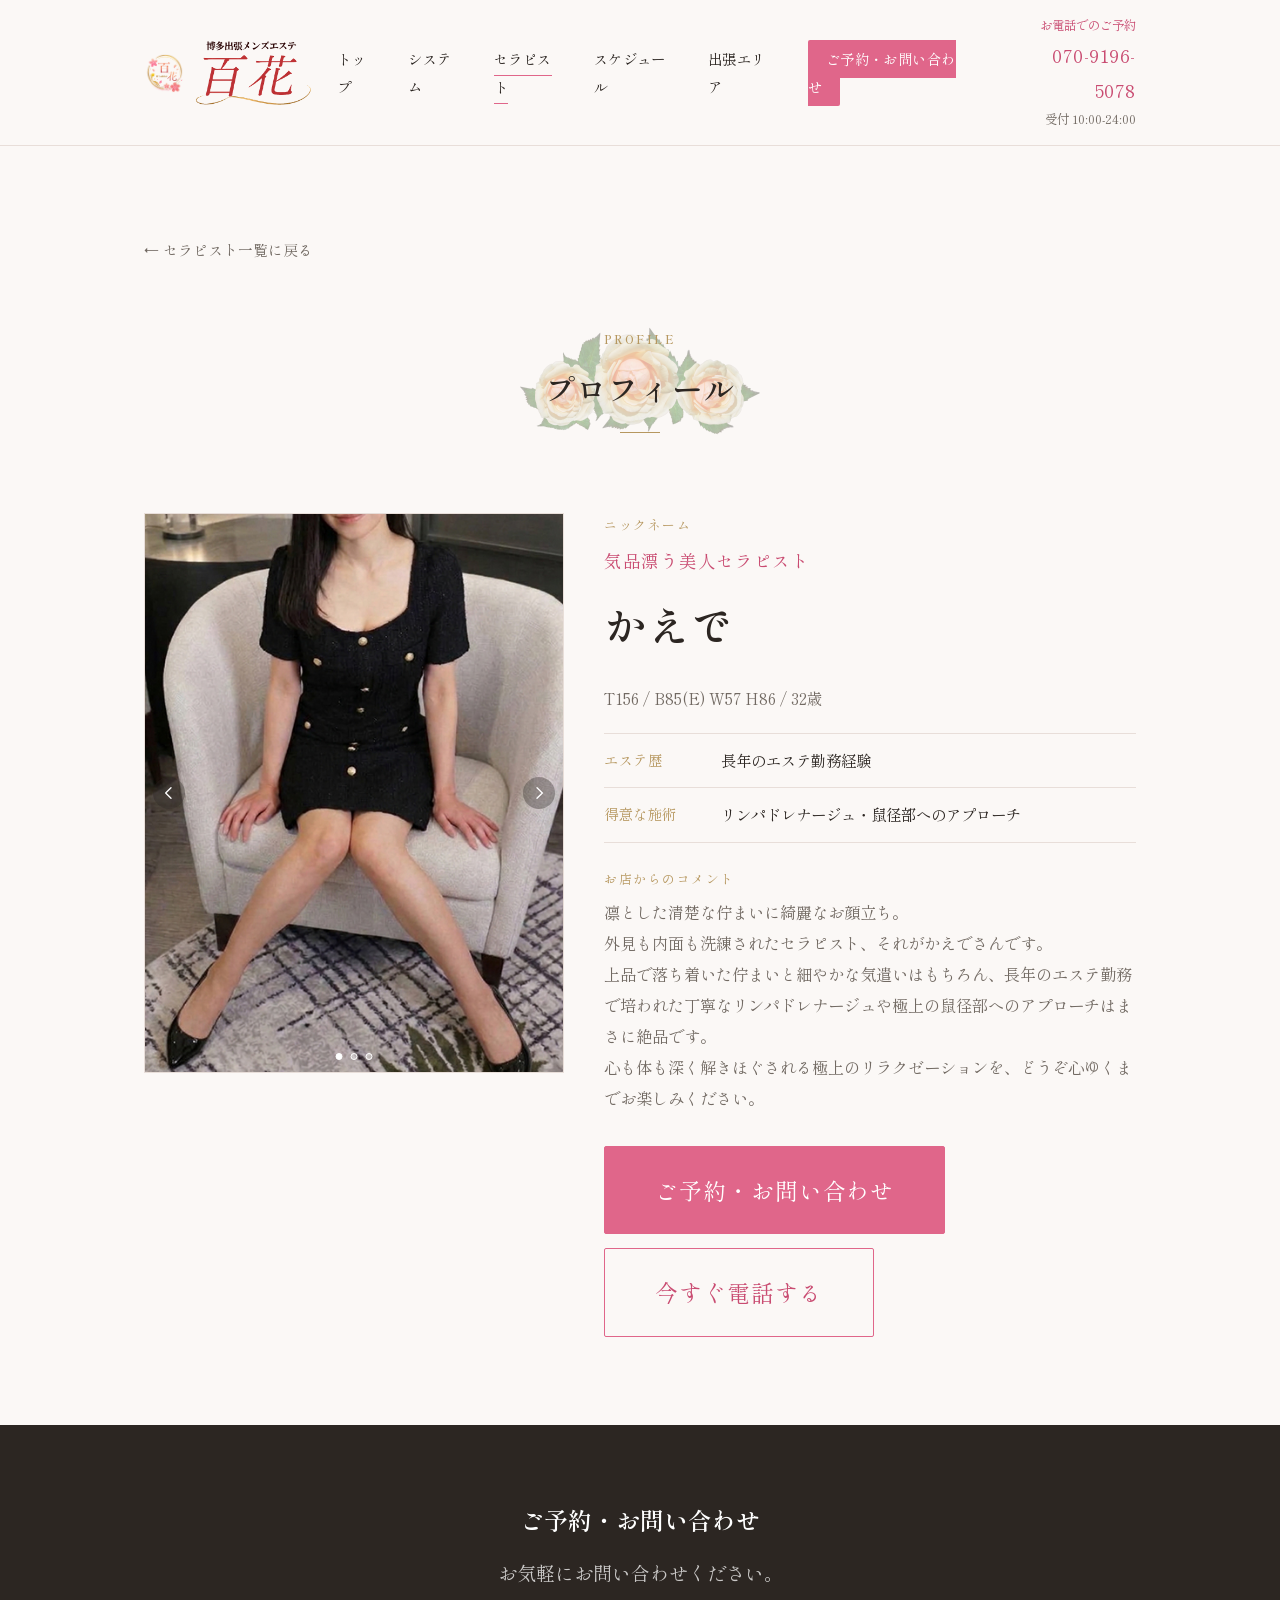
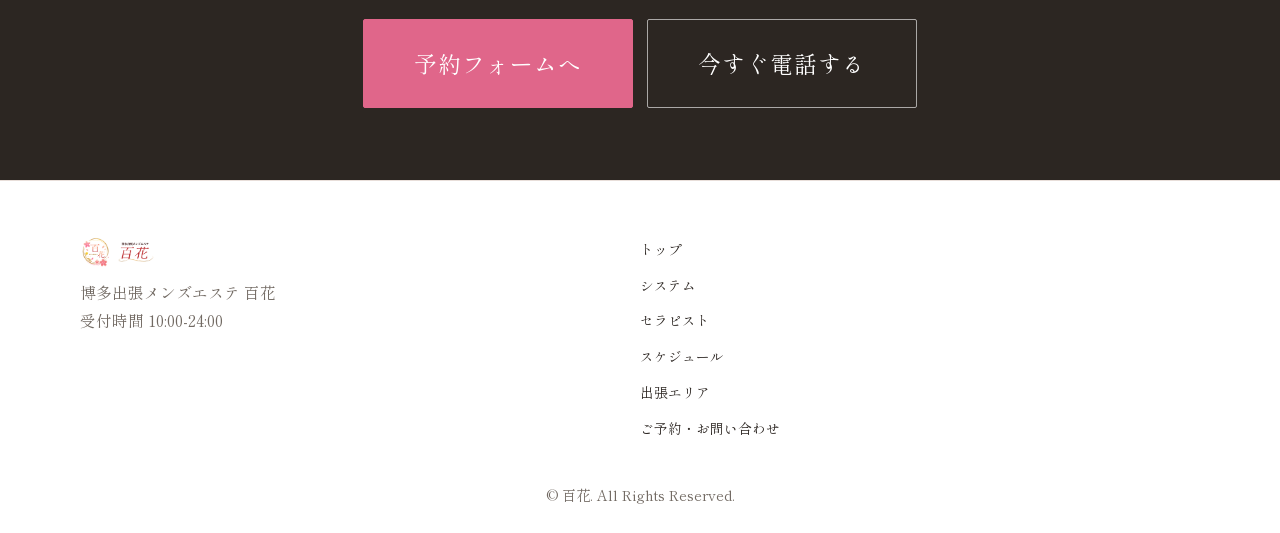
<file: therapist/06.html>
<!DOCTYPE html>
<html lang="ja">
<head>
<meta charset="UTF-8">
<meta name="viewport" content="width=device-width, initial-scale=1.0">
<title>かえで｜セラピスト｜福岡・博多の出張メンズエステ百花</title>
<meta name="description" content="福岡・博多の出張メンズエステ百花在籍セラピスト「かえで」のご紹介。凛とした清楚な佇まいの気品漂う美人セラピスト。長年のエステ勤務で培った丁寧なリンパドレナージュと鼠径部へのアプローチが得意です。ご予約はお電話またはフォームから承っております。">
<link rel="canonical" href="https://mensesthe-delivery-karen.com/therapist/06.html">

<link rel="preconnect" href="https://fonts.googleapis.com">
<link rel="preconnect" href="https://fonts.gstatic.com" crossorigin>
<link href="https://fonts.googleapis.com/css2?family=Noto+Serif+JP:wght@400;500;700&family=Shippori+Mincho:wght@400;500;600;700&display=swap" rel="stylesheet">

<link rel="icon" type="image/png" href="../hyakka_logo.png">
<link rel="apple-touch-icon" href="../hyakka_logo.png">

<link rel="stylesheet" href="../css/style.css">
</head>
<body>

<a href="#main" class="skip-link">本文へスキップ</a>

<!-- ============================================================
   HEADER / GLOBAL NAV
============================================================ -->
<header class="site-header">
  <div class="site-header__inner">

    <a href="../index.html" class="site-logo" aria-label="百花 トップページへ">
      <img class="site-logo__mark" src="../images/logo/k-logo.png" alt="">
      <img class="site-logo__word" src="../images/logo/karen-logo.png" alt="出張専門博多メンズエステ百花">
    </a>

    <button class="nav-toggle" aria-controls="global-nav" aria-expanded="false">
      <span class="nav-toggle__bar"></span>
      <span class="nav-toggle__bar"></span>
      <span class="nav-toggle__bar"></span>
      <span class="visually-hidden">メニューを開く</span>
    </button>

    <nav id="global-nav" class="global-nav" aria-label="グローバルナビゲーション">
      <ul>
        <li><a href="../index.html">トップ</a></li>
        <li><a href="../system.html">システム</a></li>
        <li><a href="../therapist.html" aria-current="page">セラピスト</a></li>
        <li><a href="../schedule.html">スケジュール</a></li>
        <li><a href="../area.html">出張エリア</a></li>
        <li><a href="../contact.html" class="nav-cta">ご予約・お問い合わせ</a></li>
      </ul>
    </nav>

    <div class="header-contact">
      <a href="tel:07091965078" class="header-contact__tel">
        <span class="header-contact__label">お電話でのご予約</span>
        <span class="header-contact__number">070-9196-5078</span>
      </a>
      <span class="header-contact__hours">受付 10:00-24:00</span>
    </div>

  </div>
</header>

<main id="main">

  <!-- ============================================================
     THERAPIST DETAIL
  ============================================================ -->
  <section class="therapist-detail" aria-labelledby="therapist-detail-heading">

    <a href="../therapist.html" class="therapist-detail__back">← セラピスト一覧に戻る</a>

    <h1 id="therapist-detail-heading" class="section-title c-anim-popin">
      <span class="section-title__en">Profile</span>
      プロフィール
    </h1>

    <div class="therapist-detail__inner">

      <div class="therapist-photo therapist-detail__photo c-anim-slidein" data-photo-slider>
        <ul class="therapist-photo__track">
          <li class="therapist-photo__slide"><img src="../images/therapists/06/1.jpg" alt="セラピスト かえで 1枚目" onerror="this.onerror=null;this.src='../images/therapists/no-image.png';"></li>
          <li class="therapist-photo__slide"><img src="../images/therapists/06/2.jpg" alt="セラピスト かえで 2枚目" onerror="this.onerror=null;this.src='../images/therapists/no-image.png';"></li>
          <li class="therapist-photo__slide"><img src="../images/therapists/06/3.jpg" alt="セラピスト かえで 3枚目" onerror="this.onerror=null;this.src='../images/therapists/no-image.png';"></li>
        </ul>
        <button type="button" class="therapist-photo__nav therapist-photo__nav--prev" data-photo-prev aria-label="前の写真">
          <svg viewBox="0 0 24 24" width="16" height="16" aria-hidden="true"><path d="M15 4l-8 8 8 8" fill="none" stroke="currentColor" stroke-width="2" stroke-linecap="round" stroke-linejoin="round"/></svg>
        </button>
        <button type="button" class="therapist-photo__nav therapist-photo__nav--next" data-photo-next aria-label="次の写真">
          <svg viewBox="0 0 24 24" width="16" height="16" aria-hidden="true"><path d="M9 4l8 8-8 8" fill="none" stroke="currentColor" stroke-width="2" stroke-linecap="round" stroke-linejoin="round"/></svg>
        </button>
        <div class="therapist-photo__dots" data-photo-dots>
          <button type="button" class="is-active" aria-label="写真1枚目を表示"></button>
          <button type="button" aria-label="写真2枚目を表示"></button>
          <button type="button" aria-label="写真3枚目を表示"></button>
        </div>
      </div>

      <div class="therapist-detail__info">
        <p class="therapist-detail__label">ニックネーム</p>
        <p class="therapist-detail__catch">気品漂う美人セラピスト</p>
        <h2 class="therapist-detail__name">かえで</h2>
        <p class="therapist-detail__profile">T156 / B85(E) W57 H86 / 32歳</p>

        <dl class="therapist-detail__specialty">
          <div class="therapist-detail__specialty-row">
            <dt>エステ歴</dt>
            <dd>長年のエステ勤務経験</dd>
          </div>
          <div class="therapist-detail__specialty-row">
            <dt>得意な施術</dt>
            <dd>リンパドレナージュ・鼠径部へのアプローチ</dd>
          </div>
        </dl>

        <p class="therapist-detail__label">お店からのコメント</p>
        <p class="therapist-detail__comment">
          凛とした清楚な佇まいに綺麗なお顔立ち。<br>
          外見も内面も洗練されたセラピスト、それがかえでさんです。<br>
          上品で落ち着いた佇まいと細やかな気遣いはもちろん、長年のエステ勤務で培われた丁寧なリンパドレナージュや極上の鼠径部へのアプローチはまさに絶品です。<br>
          心も体も深く解きほぐされる極上のリラクゼーションを、どうぞ心ゆくまでお楽しみください。
        </p>

        <div class="therapist-detail__cta">
          <a href="../contact.html" class="btn btn--primary">ご予約・お問い合わせ</a>
          <a href="tel:07091965078" class="btn btn--outline">今すぐ電話する</a>
        </div>
      </div>

    </div>
  </section>

  <!-- ============================================================
     FINAL CTA
  ============================================================ -->
  <section class="final-cta" aria-label="ご予約案内">
    <h2 class="c-anim-popin">ご予約・お問い合わせ</h2>
    <p>お気軽にお問い合わせください。</p>
    <div class="final-cta__buttons">
      <a href="../contact.html" class="btn btn--primary">予約フォームへ</a>
      <a href="tel:07091965078" class="btn btn--outline">今すぐ電話する</a>
    </div>
  </section>

</main>

<!-- ============================================================
   FOOTER
============================================================ -->
<footer class="site-footer">
  <div class="site-footer__inner">

    <div class="site-footer__brand">
      <div class="site-footer__logo">
        <img class="site-footer__mark" src="../images/logo/k-logo.png" alt="">
        <img class="site-footer__word" src="../images/logo/karen-logo.png" alt="百花">
      </div>
      <p>博多出張メンズエステ 百花</p>
      <p>受付時間 10:00-24:00</p>
    </div>

    <nav class="site-footer__nav" aria-label="フッターナビゲーション">
      <ul>
        <li><a href="../index.html">トップ</a></li>
        <li><a href="../system.html">システム</a></li>
        <li><a href="../therapist.html" aria-current="page">セラピスト</a></li>
        <li><a href="../schedule.html">スケジュール</a></li>
        <li><a href="../area.html">出張エリア</a></li>
        <li><a href="../contact.html">ご予約・お問い合わせ</a></li>
      </ul>
    </nav>

  </div>

  <p class="site-footer__copyright">&copy; 百花. All Rights Reserved.</p>
</footer>

<!-- c-mobile-contact-bar: スマホ表示時のみ画面下部に固定表示（PC非表示）。
     電話番号・LINE URLは js/main.js 冒頭の CONTACT_PHONE / LINE_URL で一括管理 -->
<div class="c-mobile-contact-bar">
  <a href="tel:07091965078" class="c-mobile-contact-bar__btn c-mobile-contact-bar__btn--tel" data-contact="tel">
    <svg class="c-mobile-contact-bar__icon" viewBox="0 0 24 24" aria-hidden="true" focusable="false"><path d="M6.62 10.79c1.44 2.83 3.76 5.14 6.59 6.59l2.2-2.2c.27-.27.67-.36 1.02-.24 1.12.37 2.33.57 3.57.57.55 0 1 .45 1 1V20c0 .55-.45 1-1 1-9.39 0-17-7.61-17-17 0-.55.45-1 1-1h3.5c.55 0 1 .45 1 1 0 1.25.2 2.45.57 3.57.11.35.03.74-.25 1.02l-2.2 2.2z"/></svg>
    <span class="c-mobile-contact-bar__label">電話する</span>
  </a>
  <a href="#" class="c-mobile-contact-bar__btn c-mobile-contact-bar__btn--line" data-contact="line" target="_blank" rel="noopener">
    <img class="c-mobile-contact-bar__icon c-mobile-contact-bar__icon--img" src="../images/icons/icon0053.png" alt="">
    <span class="c-mobile-contact-bar__label">LINEで予約</span>
  </a>
</div>

<script src="../js/main.js"></script>
</body>
</html>
</file>
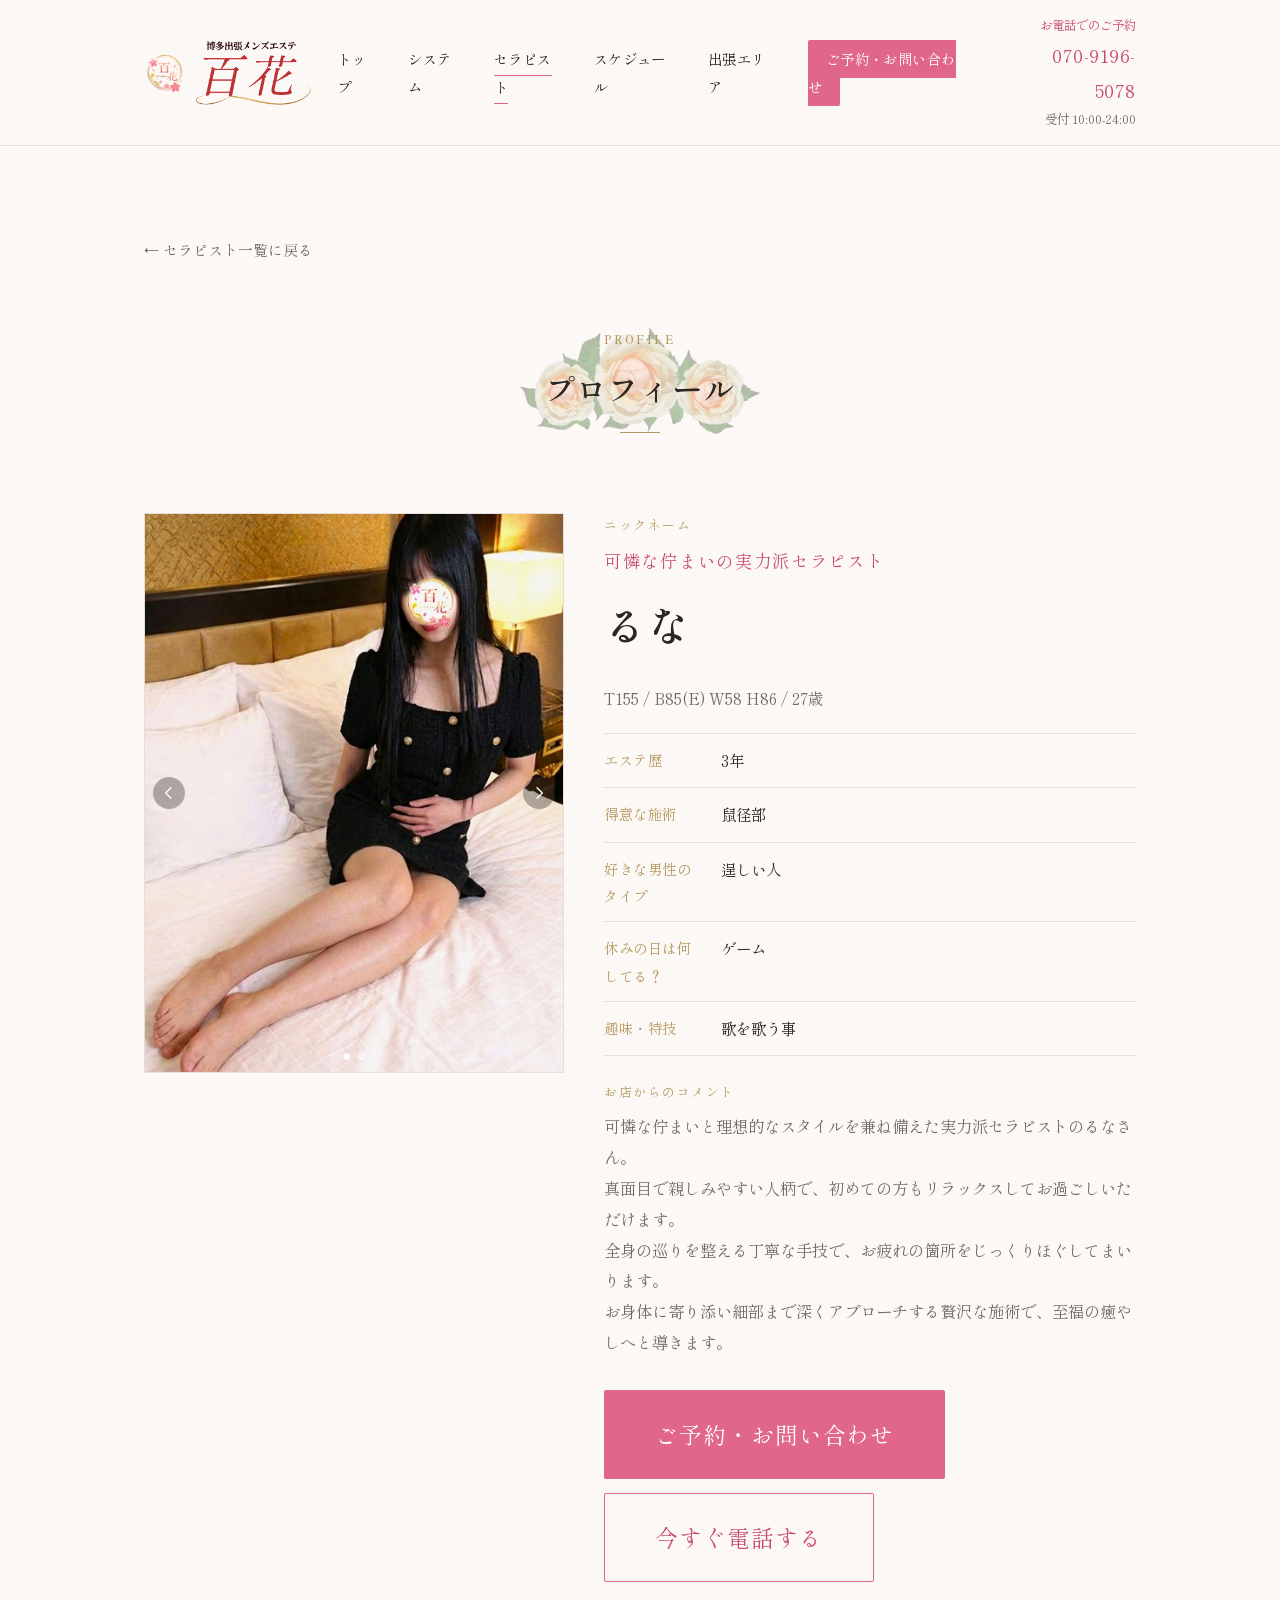
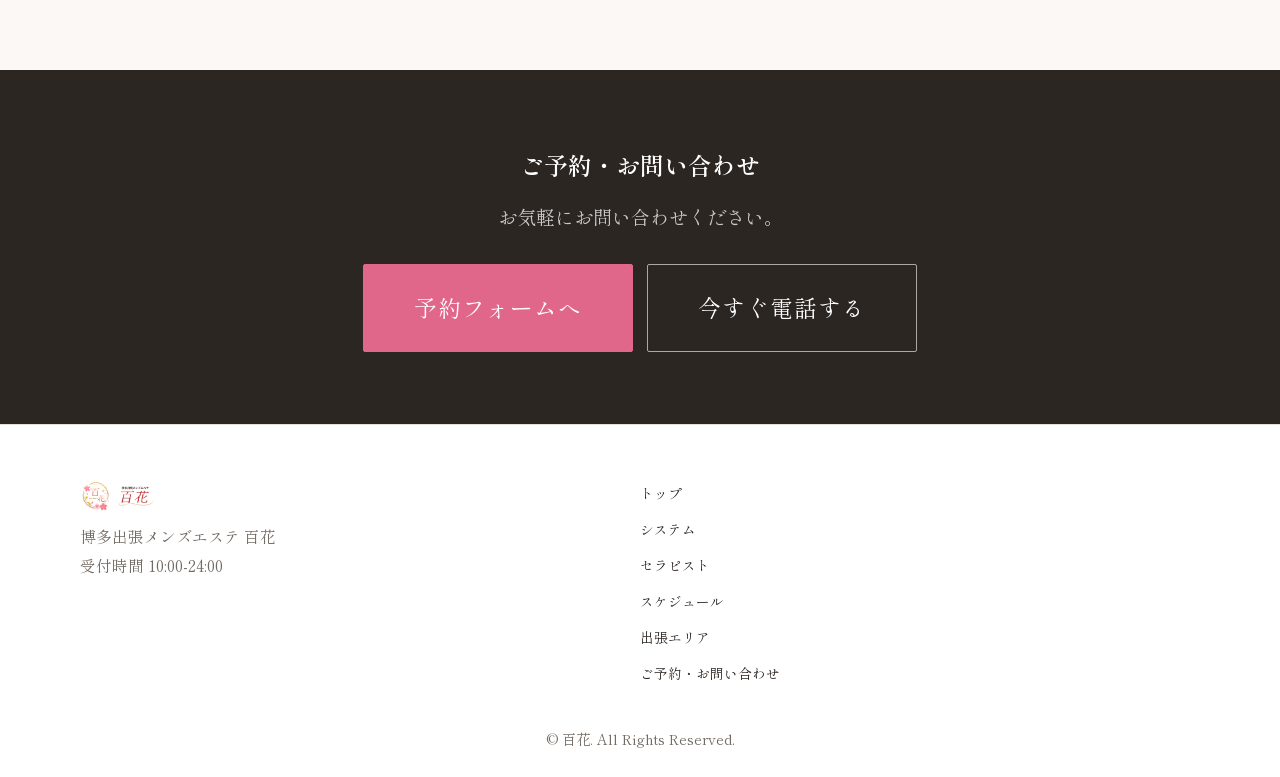
<file: therapist/07.html>
<!DOCTYPE html>
<html lang="ja">
<head>
<meta charset="UTF-8">
<meta name="viewport" content="width=device-width, initial-scale=1.0">
<title>るな｜セラピスト｜福岡・博多の出張メンズエステ百花</title>
<meta name="description" content="福岡・博多の出張メンズエステ百花在籍セラピスト「るな」のご紹介。可憐な佇まいと理想的なスタイルを兼ね備えた実力派セラピスト。真面目で親しみやすい人柄と、鼠径部まで丁寧にアプローチする施術が魅力です。ご予約はお電話またはフォームから承っております。">
<link rel="canonical" href="https://mensesthe-delivery-karen.com/therapist/07.html">

<link rel="preconnect" href="https://fonts.googleapis.com">
<link rel="preconnect" href="https://fonts.gstatic.com" crossorigin>
<link href="https://fonts.googleapis.com/css2?family=Noto+Serif+JP:wght@400;500;700&family=Shippori+Mincho:wght@400;500;600;700&display=swap" rel="stylesheet">

<link rel="icon" type="image/png" href="../hyakka_logo.png">
<link rel="apple-touch-icon" href="../hyakka_logo.png">

<link rel="stylesheet" href="../css/style.css">
</head>
<body>

<a href="#main" class="skip-link">本文へスキップ</a>

<!-- ============================================================
   HEADER / GLOBAL NAV
============================================================ -->
<header class="site-header">
  <div class="site-header__inner">

    <a href="../index.html" class="site-logo" aria-label="百花 トップページへ">
      <img class="site-logo__mark" src="../images/logo/k-logo.png" alt="">
      <img class="site-logo__word" src="../images/logo/karen-logo.png" alt="出張専門博多メンズエステ百花">
    </a>

    <button class="nav-toggle" aria-controls="global-nav" aria-expanded="false">
      <span class="nav-toggle__bar"></span>
      <span class="nav-toggle__bar"></span>
      <span class="nav-toggle__bar"></span>
      <span class="visually-hidden">メニューを開く</span>
    </button>

    <nav id="global-nav" class="global-nav" aria-label="グローバルナビゲーション">
      <ul>
        <li><a href="../index.html">トップ</a></li>
        <li><a href="../system.html">システム</a></li>
        <li><a href="../therapist.html" aria-current="page">セラピスト</a></li>
        <li><a href="../schedule.html">スケジュール</a></li>
        <li><a href="../area.html">出張エリア</a></li>
        <li><a href="../contact.html" class="nav-cta">ご予約・お問い合わせ</a></li>
      </ul>
    </nav>

    <div class="header-contact">
      <a href="tel:07091965078" class="header-contact__tel">
        <span class="header-contact__label">お電話でのご予約</span>
        <span class="header-contact__number">070-9196-5078</span>
      </a>
      <span class="header-contact__hours">受付 10:00-24:00</span>
    </div>

  </div>
</header>

<main id="main">

  <!-- ============================================================
     THERAPIST DETAIL
  ============================================================ -->
  <section class="therapist-detail" aria-labelledby="therapist-detail-heading">

    <a href="../therapist.html" class="therapist-detail__back">← セラピスト一覧に戻る</a>

    <h1 id="therapist-detail-heading" class="section-title c-anim-popin">
      <span class="section-title__en">Profile</span>
      プロフィール
    </h1>

    <div class="therapist-detail__inner">

      <div class="therapist-photo therapist-detail__photo c-anim-slidein" data-photo-slider>
        <ul class="therapist-photo__track">
          <li class="therapist-photo__slide"><img src="../images/therapists/07/1.jpg" alt="セラピスト るな 1枚目" onerror="this.onerror=null;this.src='../images/therapists/no-image.png';"></li>
          <li class="therapist-photo__slide"><img src="../images/therapists/07/2.jpg" alt="セラピスト るな 2枚目" onerror="this.onerror=null;this.src='../images/therapists/no-image.png';"></li>
        </ul>
        <button type="button" class="therapist-photo__nav therapist-photo__nav--prev" data-photo-prev aria-label="前の写真">
          <svg viewBox="0 0 24 24" width="16" height="16" aria-hidden="true"><path d="M15 4l-8 8 8 8" fill="none" stroke="currentColor" stroke-width="2" stroke-linecap="round" stroke-linejoin="round"/></svg>
        </button>
        <button type="button" class="therapist-photo__nav therapist-photo__nav--next" data-photo-next aria-label="次の写真">
          <svg viewBox="0 0 24 24" width="16" height="16" aria-hidden="true"><path d="M9 4l8 8-8 8" fill="none" stroke="currentColor" stroke-width="2" stroke-linecap="round" stroke-linejoin="round"/></svg>
        </button>
        <div class="therapist-photo__dots" data-photo-dots>
          <button type="button" class="is-active" aria-label="写真1枚目を表示"></button>
          <button type="button" aria-label="写真2枚目を表示"></button>
        </div>
      </div>

      <div class="therapist-detail__info">
        <p class="therapist-detail__label">ニックネーム</p>
        <p class="therapist-detail__catch">可憐な佇まいの実力派セラピスト</p>
        <h2 class="therapist-detail__name">るな</h2>
        <p class="therapist-detail__profile">T155 / B85(E) W58 H86 / 27歳</p>

        <dl class="therapist-detail__specialty">
          <div class="therapist-detail__specialty-row">
            <dt>エステ歴</dt>
            <dd>3年</dd>
          </div>
          <div class="therapist-detail__specialty-row">
            <dt>得意な施術</dt>
            <dd>鼠径部</dd>
          </div>
          <div class="therapist-detail__specialty-row">
            <dt>好きな男性のタイプ</dt>
            <dd>逞しい人</dd>
          </div>
          <div class="therapist-detail__specialty-row">
            <dt>休みの日は何してる？</dt>
            <dd>ゲーム</dd>
          </div>
          <div class="therapist-detail__specialty-row">
            <dt>趣味・特技</dt>
            <dd>歌を歌う事</dd>
          </div>
        </dl>

        <p class="therapist-detail__label">お店からのコメント</p>
        <p class="therapist-detail__comment">
          可憐な佇まいと理想的なスタイルを兼ね備えた実力派セラピストのるなさん。<br>
          真面目で親しみやすい人柄で、初めての方もリラックスしてお過ごしいただけます。<br>
          全身の巡りを整える丁寧な手技で、お疲れの箇所をじっくりほぐしてまいります。<br>
          お身体に寄り添い細部まで深くアプローチする贅沢な施術で、至福の癒やしへと導きます。
        </p>

        <div class="therapist-detail__cta">
          <a href="../contact.html" class="btn btn--primary">ご予約・お問い合わせ</a>
          <a href="tel:07091965078" class="btn btn--outline">今すぐ電話する</a>
        </div>
      </div>

    </div>
  </section>

  <!-- ============================================================
     FINAL CTA
  ============================================================ -->
  <section class="final-cta" aria-label="ご予約案内">
    <h2 class="c-anim-popin">ご予約・お問い合わせ</h2>
    <p>お気軽にお問い合わせください。</p>
    <div class="final-cta__buttons">
      <a href="../contact.html" class="btn btn--primary">予約フォームへ</a>
      <a href="tel:07091965078" class="btn btn--outline">今すぐ電話する</a>
    </div>
  </section>

</main>

<!-- ============================================================
   FOOTER
============================================================ -->
<footer class="site-footer">
  <div class="site-footer__inner">

    <div class="site-footer__brand">
      <div class="site-footer__logo">
        <img class="site-footer__mark" src="../images/logo/k-logo.png" alt="">
        <img class="site-footer__word" src="../images/logo/karen-logo.png" alt="百花">
      </div>
      <p>博多出張メンズエステ 百花</p>
      <p>受付時間 10:00-24:00</p>
    </div>

    <nav class="site-footer__nav" aria-label="フッターナビゲーション">
      <ul>
        <li><a href="../index.html">トップ</a></li>
        <li><a href="../system.html">システム</a></li>
        <li><a href="../therapist.html" aria-current="page">セラピスト</a></li>
        <li><a href="../schedule.html">スケジュール</a></li>
        <li><a href="../area.html">出張エリア</a></li>
        <li><a href="../contact.html">ご予約・お問い合わせ</a></li>
      </ul>
    </nav>

  </div>

  <p class="site-footer__copyright">&copy; 百花. All Rights Reserved.</p>
</footer>

<!-- c-mobile-contact-bar: スマホ表示時のみ画面下部に固定表示（PC非表示）。
     電話番号・LINE URLは js/main.js 冒頭の CONTACT_PHONE / LINE_URL で一括管理 -->
<div class="c-mobile-contact-bar">
  <a href="tel:07091965078" class="c-mobile-contact-bar__btn c-mobile-contact-bar__btn--tel" data-contact="tel">
    <svg class="c-mobile-contact-bar__icon" viewBox="0 0 24 24" aria-hidden="true" focusable="false"><path d="M6.62 10.79c1.44 2.83 3.76 5.14 6.59 6.59l2.2-2.2c.27-.27.67-.36 1.02-.24 1.12.37 2.33.57 3.57.57.55 0 1 .45 1 1V20c0 .55-.45 1-1 1-9.39 0-17-7.61-17-17 0-.55.45-1 1-1h3.5c.55 0 1 .45 1 1 0 1.25.2 2.45.57 3.57.11.35.03.74-.25 1.02l-2.2 2.2z"/></svg>
    <span class="c-mobile-contact-bar__label">電話する</span>
  </a>
  <a href="#" class="c-mobile-contact-bar__btn c-mobile-contact-bar__btn--line" data-contact="line" target="_blank" rel="noopener">
    <img class="c-mobile-contact-bar__icon c-mobile-contact-bar__icon--img" src="../images/icons/icon0053.png" alt="">
    <span class="c-mobile-contact-bar__label">LINEで予約</span>
  </a>
</div>

<script src="../js/main.js"></script>
</body>
</html>
</file>
<file: css/style.css>
/* ===================================================================
   百花 — Base Styles
   Design tokens: 白ベース × ローズピンク × 明朝体（コーポレート明朝 ver2）
   =================================================================== */

:root{
  font-size: 100%;

  /* --- color --- */
  --color-paper:      #fbf8f6;   /* ページ背景（オフホワイト） */
  --color-surface:    #ffffff;   /* カード等の面 */
  --color-ink:        #2c2622;   /* 本文色（温かみのある黒） */
  --color-ink-soft:   #726a63;   /* 補足テキスト */
  --color-rose:       #e0668a;   /* メインアクセント（ロゴ・見出し） */
  --color-rose-deep:  #c94b71;   /* ホバー・強調 */
  --color-rose-pale:  #fbe3ea;   /* 淡いピンク面 */
  --color-line:        #e8ded9;   /* 罫線 */
  --color-gold:        #b6975f;   /* 和の差し色（細線のみに使用） */

  /* --- type --- */
  --font-serif: "コーポレート明朝 ver2", "Corporate Mincho ver2",
                "Shippori Mincho", "Noto Serif JP", "Hiragino Mincho ProN",
                "Yu Mincho", serif;

  /* --- layout --- */
  --content-width: 1120px;
  --gutter: clamp(20px, 5vw, 64px);
  --radius: 2px;
}

@media (prefers-color-scheme: dark){
  :root{
    --color-paper:     #201c1a;
    --color-surface:   #2a2422;
    --color-ink:        #f1ece7;
    --color-ink-soft:   #b8ada4;
    --color-rose:        #f299b3;
    --color-rose-deep:   #ffb0c4;
    --color-rose-pale:   #44272e;
    --color-line:         #453d38;
    --color-gold:          #cbaf7c;
  }
}

*{ box-sizing: border-box; }
html{ scroll-behavior: smooth; }
body{
  margin: 0;
  background: var(--color-paper);
  color: var(--color-ink);
  font-family: var(--font-serif);
  line-height: 1.9;
  -webkit-font-smoothing: antialiased;
}
img{ max-width: 100%; display: block; }
ul, ol, dl{ margin: 0; padding: 0; list-style: none; }
a{ color: inherit; text-decoration: none; }
h1, h2, h3{ margin: 0; font-weight: 600; text-wrap: balance; }
p{ margin: 0; }

.visually-hidden{
  position: absolute;
  width: 1px; height: 1px;
  overflow: hidden;
  clip: rect(0 0 0 0);
}

.skip-link{
  position: absolute;
  left: -999px;
  top: 0;
  background: var(--color-rose);
  color: #fff;
  padding: 8px 16px;
  z-index: 100;
}
.skip-link:focus{ left: 8px; top: 8px; }

:focus-visible{
  outline: 2px solid var(--color-rose);
  outline-offset: 2px;
}

/* ===================================================================
   Buttons
   =================================================================== */
.btn{
  display: inline-flex;
  align-items: center;
  justify-content: center;
  gap: .5em;
  padding: .95em 2.2em;
  border: 1px solid var(--color-rose);
  border-radius: var(--radius);
  font-family: var(--font-serif);
  font-size: 1.425rem;
  letter-spacing: .04em;
  transition: background .2s ease, color .2s ease, border-color .2s ease;
  white-space: nowrap;
}
.btn--primary{
  background: var(--color-rose);
  color: #fff;
}
.btn--primary:hover{
  background: var(--color-rose-deep);
  border-color: var(--color-rose-deep);
}
.btn--outline{
  background: transparent;
  color: var(--color-rose-deep);
}
.btn--outline:hover{
  background: var(--color-rose-pale);
}
.btn--more{ margin: 32px auto 0; }

/* ===================================================================
   Section title（英字の小見出し + 金の細線 + 明朝見出し）
   =================================================================== */
.section-title{
  position: relative;
  text-align: center;
  font-size: clamp(1.4rem, 2.4vw, 1.9rem);
  letter-spacing: .06em;
  margin: 0 0 48px;
  padding: 32px 0;
  display: flex;
  flex-direction: column;
  align-items: center;
  gap: 10px;
}
.section-title::before{
  content: "";
  position: absolute;
  inset: 0;
  z-index: -1;
  background-image: url("../images/decoration/flower-rose.png");
  background-repeat: no-repeat;
  background-position: center;
  background-size: 240px auto;
  opacity: .35;
}
.section-title__en{
  font-family: "Shippori Mincho", serif;
  font-size: .7rem;
  letter-spacing: .22em;
  text-transform: uppercase;
  color: var(--color-gold);
}
.section-title::after{
  content: "";
  display: block;
  width: 40px;
  height: 1px;
  background: var(--color-gold);
  margin-top: 4px;
}

section{
  max-width: var(--content-width);
  margin: 0 auto;
  padding: 88px var(--gutter);
}

/* ===================================================================
   Header
   =================================================================== */
.site-header{
  position: sticky;
  top: 0;
  z-index: 50;
  background: rgba(251, 248, 246, .92);
  backdrop-filter: saturate(140%) blur(6px);
  border-bottom: 1px solid var(--color-line);
}
@media (prefers-color-scheme: dark){
  .site-header{ background: rgba(32, 28, 26, .92); }
}
.site-header__inner{
  max-width: var(--content-width);
  margin: 0 auto;
  padding: 14px var(--gutter);
  display: flex;
  align-items: center;
  gap: 24px;
}
.site-logo{
  display: flex;
  align-items: center;
  gap: 10px;
}
.site-logo__mark{ height: 40px; width: auto; }
.site-logo__word{ height: 80px; width: auto; }

.header-contact{
  margin-left: auto;
  display: none;
  flex-direction: column;
  align-items: flex-end;
  text-align: right;
  font-size: .78rem;
  color: var(--color-ink-soft);
}
.header-contact__tel{
  display: flex;
  flex-direction: column;
  align-items: flex-end;
  color: var(--color-rose-deep);
}
.header-contact__number{
  font-size: 1.15rem;
  letter-spacing: .03em;
}

.global-nav ul{
  display: flex;
  gap: 28px;
  font-size: .9rem;
  letter-spacing: .03em;
}
.global-nav a{ padding: 6px 0; border-bottom: 1px solid transparent; }
.global-nav a:hover,
.global-nav a[aria-current="page"]{ border-color: var(--color-rose); }
.global-nav .nav-cta{
  background: var(--color-rose);
  color: #fff;
  padding: 8px 18px;
  border-radius: var(--radius);
}
.global-nav .nav-cta:hover{ background: var(--color-rose-deep); border-color: transparent; }

.nav-toggle{
  margin-left: auto;
  display: inline-flex;
  flex-direction: column;
  justify-content: center;
  gap: 5px;
  width: 32px; height: 32px;
  background: none;
  border: none;
  cursor: pointer;
}
.nav-toggle__bar{
  width: 100%; height: 1px;
  background: var(--color-ink);
}

@media (min-width: 860px){
  .nav-toggle{ display: none; }
  .header-contact{ display: flex; }
  .global-nav{ margin-left: auto; }
}

@media (max-width: 859px){
  .global-nav{
    position: absolute;
    top: 100%; left: 0; right: 0;
    background: var(--color-surface);
    border-bottom: 1px solid var(--color-line);
    max-height: 0;
    overflow: hidden;
    transition: max-height .25s ease;
  }
  .global-nav[data-open="true"]{ max-height: 480px; }
  .global-nav ul{
    flex-direction: column;
    gap: 0;
    padding: 8px var(--gutter) 20px;
  }
  .global-nav a{ display: block; padding: 12px 0; }
  .global-nav .nav-cta{ margin-top: 8px; text-align: center; }
}

/* ===================================================================
   Hero（フェード切り替え / 2枚 / インジケーター無し）
   =================================================================== */
.hero{
  position: relative;
  max-width: none;
  padding: 0;
}
.hero__slides{
  position: relative;
  height: min(88vh, 720px);
  min-height: 460px;
  overflow: hidden;
}
.hero__slide{
  position: absolute;
  inset: 0;
  margin: 0;
  opacity: 0;
  transition: opacity 1.2s ease;
}
.hero__slide.is-active{ opacity: 1; }
.hero__slide img{
  position: absolute;
  inset: 0;
  width: 100%; height: 100%;
  object-fit: contain;
}
.hero__img--sp{ display: none; }

@media (max-width: 640px) and (orientation: portrait){
  .hero__slides{ height: auto; min-height: 0; aspect-ratio: 853 / 1844; }
  .hero__img--pc{ display: none; }
  .hero__img--sp{ display: block; }
}
.hero__copy{
  position: absolute;
  inset: 0;
  display: flex;
  flex-direction: column;
  justify-content: center;
  align-items: center;
  text-align: center;
  padding: 0 var(--gutter);
  color: #fff;
}
.hero__eyebrow{
  font-family: "Shippori Mincho", serif;
  letter-spacing: .3em;
  font-size: 1.08rem;
  text-transform: uppercase;
  color: var(--color-rose-pale);
  margin-bottom: 18px;
}
.hero__copy h1{
  font-size: clamp(1.5rem, 4vw, 2.5rem);
  line-height: 1.7;
  margin-bottom: 22px;
  text-shadow: 0 2px 18px rgba(0,0,0,.25);
}
.hero__lead{
  max-width: 46ch;
  font-size: 1.14rem;
  line-height: 2;
  color: rgba(255,255,255,.92);
}
.hero__cta{
  position: absolute;
  left: 50%;
  bottom: 32px;
  transform: translateX(-50%);
  display: flex;
  gap: 14px;
  z-index: 2;
}
.hero__cta .btn--outline{
  color: #fff;
  border-color: rgba(255,255,255,.75);
  background: rgba(44,38,34,.25);
}
.hero__cta .btn--outline:hover{ background: rgba(44,38,34,.45); }

@media (max-width: 640px){
  .hero__cta{ flex-direction: column; width: calc(100% - 40px); bottom: 20px; }
}

/* ===================================================================
   Intro Banner（フェード切り替え / スライドバナー）
   =================================================================== */
.intro-banner{
  position: relative;
  max-width: 50%;
  margin: 40px auto 0;
  padding: 0;
}
.intro-banner__slides{
  position: relative;
  width: 100%;
  aspect-ratio: 1264 / 844;
  overflow: hidden;
  background: transparent;
  touch-action: pan-y;
  user-select: none;
}
.intro-banner__slides:focus-visible{
  outline: 2px solid var(--color-rose);
  outline-offset: 4px;
}
@media (hover: hover) and (pointer: fine){
  .intro-banner__slides{ cursor: grab; }
  .intro-banner__slides:active{ cursor: grabbing; }
}
.intro-banner__slide{
  position: absolute;
  inset: 0;
  margin: 0;
  opacity: 0;
  transition: opacity 1.2s ease;
}
.intro-banner__slide.is-active{ opacity: 1; }
.intro-banner__slide img{
  position: absolute;
  inset: 0;
  width: 100%; height: 100%;
  object-fit: contain;
  -webkit-user-drag: none;
}
.intro-banner__dots{
  display: flex;
  justify-content: center;
  gap: 8px;
  margin-top: 12px;
}
.intro-banner__dots button{
  width: 9px; height: 9px;
  border-radius: 50%;
  border: none;
  padding: 0;
  background: rgba(44,38,34,.25);
  cursor: pointer;
}
.intro-banner__dots button.is-active{ background: var(--color-rose); }

@media (max-width: 640px){
  .intro-banner{ max-width: 85%; margin-top: 16px; }
}

/* ===================================================================
   Courses preview
   =================================================================== */
.courses-preview{ text-align: center; }

.course-image{
  max-width: 480px;
  margin: 0 auto;
}
.course-image img{
  display: block;
  width: 100%;
  height: auto;
  border: 1px solid var(--color-line);
  border-radius: var(--radius);
}

@media (min-width: 760px){
  .course-image{ max-width: 640px; }
}

.notice-box{
  max-width: 720px;
  margin: 40px auto 0;
  padding: 24px;
  border: 1px solid var(--color-line);
  text-align: left;
}
.notice-box__title{
  font-size: 1rem;
  text-align: center;
  margin: 0 0 12px;
}
.notice-box__text{
  font-size: .68rem;
  line-height: 1.9;
  color: var(--color-ink-soft);
  margin: 0;
}

/* ===================================================================
   Therapists preview
   =================================================================== */
.therapists-preview{ text-align: center; }

.therapists-grid{
  max-width: 1040px;
  margin: 0 auto;
  padding: 0 var(--gutter);
}
.therapists-preview__list{
  display: grid;
  grid-template-columns: repeat(2, 1fr);
  gap: 28px;
  padding: 4px 4px 12px;
  margin: 0;
  list-style: none;
}
.therapist-card{
  text-align: center;
}
.therapist-photo{
  position: relative;
  width: 100%; max-width: 480px;
  margin: 0 auto 18px;
  overflow: hidden;
  border: 1px solid var(--color-line);
}
.therapist-photo__track{
  display: flex;
  aspect-ratio: 480 / 640;
  transition: transform .35s ease;
}
.therapist-photo__slide{
  flex: 0 0 100%;
}
.therapist-photo__slide img{
  width: 100%; height: 100%;
  object-fit: cover;
}
.therapist-photo__nav{
  position: absolute;
  top: 50%;
  transform: translateY(-50%);
  display: flex;
  align-items: center;
  justify-content: center;
  width: 32px; height: 32px;
  border-radius: 50%;
  border: none;
  background: rgba(44,38,34,.35);
  color: #fff;
  cursor: pointer;
  transition: background .2s ease;
}
.therapist-photo__nav:hover{ background: rgba(44,38,34,.55); }
.therapist-photo__nav--prev{ left: 8px; }
.therapist-photo__nav--next{ right: 8px; }
.therapist-photo__dots{
  position: absolute;
  left: 50%;
  bottom: 12px;
  transform: translateX(-50%);
  display: flex;
  gap: 8px;
}
.therapist-photo__dots button{
  width: 7px; height: 7px;
  border-radius: 50%;
  border: 1px solid #fff;
  background: rgba(255,255,255,.4);
  padding: 0;
  cursor: pointer;
}
.therapist-photo__dots button.is-active{ background: #fff; }
.therapist-card h3{ font-size: 1.05rem; margin-bottom: 6px; }
.therapist-card__profile{
  font-size: .936rem;
  color: var(--color-ink-soft);
  letter-spacing: .02em;
  margin-bottom: 6px;
}
.therapist-card__meta{
  font-size: .936rem;
  color: var(--color-gold);
  letter-spacing: .04em;
  margin-bottom: 8px;
}
.therapist-card__comment{
  font-size: 1.02rem;
  color: var(--color-ink-soft);
  max-width: 26ch;
  margin: 0 auto;
  line-height: 1.9;
}

@media (max-width: 639px){
  .therapists-preview__list{ gap: 16px 14px; }
  .therapist-photo,
  .therapist-card__photo{ max-width: 100%; margin-bottom: 12px; }
  .therapist-card h3{ font-size: .95rem; }
  .therapist-card__profile,
  .therapist-card__meta{ font-size: .82rem; }
  .therapist-card__comment{ font-size: .88rem; line-height: 1.7; max-width: none; }
}

@media (min-width: 900px){
  .therapists-preview__list{ grid-template-columns: repeat(3, 1fr); }
}

.therapist-card__photo{
  display: block;
  width: 100%; max-width: 480px;
  aspect-ratio: 480 / 640;
  margin: 0 auto 18px;
  overflow: hidden;
  border: 1px solid var(--color-line);
}
.therapist-card__photo img{
  width: 100%; height: 100%;
  object-fit: cover;
  transition: transform .3s ease;
}
.therapist-card__photo:hover img{ transform: scale(1.03); }

.therapist-card__name-link:hover{ color: var(--color-rose-deep); }

.therapist-card__more{
  display: inline-block;
  margin-top: 10px;
  font-size: .88rem;
  color: var(--color-rose-deep);
  border-bottom: 1px solid transparent;
}
.therapist-card__more:hover{ border-color: var(--color-rose-deep); }

/* ===================================================================
   Therapist detail
   =================================================================== */
.therapist-detail__back{
  display: inline-flex;
  align-items: center;
  gap: 6px;
  margin-bottom: 32px;
  font-size: .92rem;
  color: var(--color-ink-soft);
  border-bottom: 1px solid transparent;
}
.therapist-detail__back:hover{ color: var(--color-rose-deep); border-color: var(--color-rose-deep); }

.therapist-detail__inner{
  display: grid;
  gap: 40px;
  text-align: left;
}
.therapist-detail__photo{ margin: 0 auto 32px; }

.therapist-detail__label{
  font-size: .8rem;
  letter-spacing: .12em;
  color: var(--color-gold);
  margin-bottom: 6px;
}
.therapist-detail__name{
  font-size: clamp(1.9rem, 4.5vw, 2.6rem);
  letter-spacing: .04em;
  color: var(--color-ink);
  margin-bottom: 20px;
}

.therapist-detail__catch{
  font-size: 1.1rem;
  color: var(--color-rose-deep);
  letter-spacing: .04em;
  margin-bottom: 8px;
}
.therapist-detail__profile{
  font-size: .96rem;
  color: var(--color-ink-soft);
  margin-bottom: 20px;
}
.therapist-detail__specialty{
  border-top: 1px solid var(--color-line);
  margin-bottom: 24px;
}
.therapist-detail__specialty-row{
  display: flex;
  gap: 16px;
  padding: 12px 0;
  border-bottom: 1px solid var(--color-line);
}
.therapist-detail__specialty-row dt{
  flex: 0 0 7em;
  color: var(--color-gold);
  font-size: .9rem;
  letter-spacing: .04em;
}
.therapist-detail__specialty-row dd{
  margin: 0;
  font-size: .96rem;
}
.therapist-detail__comment{
  font-size: 1.02rem;
  line-height: 1.9;
  color: var(--color-ink-soft);
  margin-bottom: 32px;
}
.therapist-detail__cta{
  display: flex;
  gap: 14px;
  flex-wrap: wrap;
}

@media (min-width: 760px){
  .therapist-detail__inner{
    grid-template-columns: 420px 1fr;
    align-items: start;
  }
  .therapist-detail__photo{ margin: 0; max-width: none; }
}

/* ===================================================================
   Today's Schedule（本日の出勤／トップページ）
   =================================================================== */
.today-schedule{ text-align: center; }
.today-schedule__date{
  font-size: 1.02rem;
  color: var(--color-ink-soft);
  margin-bottom: 24px;
  letter-spacing: .02em;
}
.today-schedule__list{
  display: flex;
  flex-wrap: wrap;
  justify-content: center;
  gap: 16px;
  max-width: 720px;
  margin: 0 auto;
  padding: 0;
  list-style: none;
}
.today-schedule__item{
  width: 220px;
  background: var(--color-surface);
  border: 1px solid var(--color-line);
  overflow: hidden;
}
.today-schedule__card{
  display: flex;
  flex-direction: column;
  height: 100%;
  transition: background .2s ease;
}
.today-schedule__card:hover{ background: var(--color-rose-pale); }
.today-schedule__photo{
  width: 100%;
  aspect-ratio: 480 / 640;
  object-fit: cover;
  border-bottom: 1px solid var(--color-line);
}
.today-schedule__info{
  display: flex;
  flex-direction: column;
  gap: 2px;
  padding: 14px;
  text-align: center;
}
.today-schedule__name{
  font-size: 1.14rem;
  font-weight: 600;
  color: var(--color-rose-deep);
}
.today-schedule__age{
  font-size: .84rem;
  font-weight: 400;
  color: var(--color-ink-soft);
}
.today-schedule__nickname{
  font-size: .84rem;
  color: var(--color-rose-deep);
}
.today-schedule__profile{
  font-size: .84rem;
  color: var(--color-ink-soft);
  letter-spacing: .02em;
}
.today-schedule__time{
  margin-top: 4px;
  font-size: .936rem;
  color: var(--color-ink-soft);
  letter-spacing: .02em;
}
.today-schedule__empty,
.today-schedule__loading{
  font-size: .936rem;
  color: var(--color-ink-soft);
}
.today-schedule__link{
  margin-top: 24px;
  font-size: .936rem;
}

@media (max-width: 639px){
  .today-schedule__list{ gap: 12px; }
  .today-schedule__item{ width: calc(50% - 6px); max-width: none; }
  .today-schedule__info{ padding: 10px; }
  .today-schedule__name{ font-size: 1rem; }
  .today-schedule__time{ font-size: .84rem; }
  .today-schedule__age,
  .today-schedule__nickname,
  .today-schedule__profile{ font-size: .75rem; }
}

/* ===================================================================
   SNS Official Banner（公式SNSバナー／Bluesky・リラクシィ・02の3分割リンク）
   =================================================================== */
.sns-official{ padding-top: 0; padding-bottom: 0; }
.sns-official__banner{
  position: relative;
  max-width: var(--content-width);
  margin: 0 auto;
}
.sns-official__banner img{
  width: 100%;
  height: auto;
  display: block;
}
.sns-official__link{
  position: absolute;
  top: 0;
  bottom: 0;
  width: 33.3333%;
  transition: background .2s ease;
}
.sns-official__link:hover,
.sns-official__link:focus-visible{ background: rgba(255,255,255,.12); }
.sns-official__link--bluesky{ left: 0; }
.sns-official__link--relaxi{ left: 33.3333%; }
.sns-official__link--02{ left: 66.6666%; }

/* ===================================================================
   News（新着情報／トップページ・一覧ページ共通）
   =================================================================== */
.news{ text-align: center; }
.news__list{
  display: flex;
  flex-direction: column;
  gap: 20px;
  max-width: 720px;
  margin: 0 auto;
}
.news-item{
  background: var(--color-surface);
  border: 1px solid var(--color-line);
  padding: 28px clamp(20px, 4vw, 40px);
  text-align: left;
}
.news-item__date{
  display: inline-block;
  font-size: .82rem;
  letter-spacing: .04em;
  color: var(--color-rose-deep);
  background: var(--color-rose-pale);
  padding: 3px 12px;
}
.news-item__title{
  margin-top: 14px;
  font-size: 1.35rem;
  color: var(--color-ink);
}
.news-item__text{
  margin-top: 12px;
  color: var(--color-ink-soft);
  font-size: 1.05rem;
  line-height: 1.9;
}
.news-item__img{ margin-top: 16px; }
.news-item__img img{
  width: 100%;
  height: auto;
  border: 1px solid var(--color-line);
}
.news-item__img--original img{ width: auto; max-width: 100%; }
.news__link{
  margin-top: 24px;
  font-size: .936rem;
}

/* ===================================================================
   Schedule（本日の出勤情報／セラピストページと同じカード表示）
   =================================================================== */
.schedule{ text-align: center; }
.schedule__date{
  font-size: 1.02rem;
  color: var(--color-ink-soft);
  margin-bottom: 24px;
  letter-spacing: .02em;
}
.schedule__day-tabs-wrap{
  max-width: 720px;
  margin: 0 auto 20px;
  padding: 0 var(--gutter);
  overflow-x: auto;
}
.schedule__day-tabs{
  display: inline-flex;
  gap: 8px;
  padding: 4px 2px;
}
.schedule__day-tab{
  display: flex;
  flex-direction: column;
  align-items: center;
  gap: 2px;
  min-width: 58px;
  padding: 8px 10px;
  background: var(--color-surface);
  border: 1px solid var(--color-line);
  border-radius: 6px;
  color: var(--color-ink-soft);
  cursor: pointer;
  transition: background .2s ease, border-color .2s ease, color .2s ease;
}
.schedule__day-tab:hover{ border-color: var(--color-rose-deep); }
.schedule__day-tab.is-active{
  background: var(--color-rose-deep);
  border-color: var(--color-rose-deep);
  color: #fff;
}
.schedule__day-tab-date{
  font-size: .96rem;
  font-weight: 600;
  letter-spacing: .02em;
}
.schedule__day-tab-weekday{
  font-size: .8rem;
  letter-spacing: .04em;
}
.therapist-card__time{
  font-size: 1.02rem;
  font-weight: 600;
  color: var(--color-rose-deep);
  letter-spacing: .02em;
}
.schedule__empty{
  grid-column: 1 / -1;
  font-size: .936rem;
  color: var(--color-ink-soft);
}
.schedule__note{
  margin-top: 20px;
  font-size: .936rem;
  color: var(--color-ink-soft);
}

/* ===================================================================
   Area preview
   =================================================================== */
.area-preview{ text-align: center; }
.area-preview__lead{
  color: var(--color-ink-soft);
  font-size: 1.14rem;
  margin-bottom: 8px;
}
.area-image{
  max-width: 480px;
  margin: 32px auto 0;
}
.area-image img{
  display: block;
  width: 100%;
  height: auto;
  border: 1px solid var(--color-line);
  border-radius: var(--radius);
}
@media (min-width: 760px){
  .area-image{ max-width: 640px; }
}

/* ===================================================================
   Flow
   =================================================================== */
.flow{ background: var(--color-rose-pale); max-width: none; }
.flow > *{ max-width: var(--content-width); margin: 0 auto; }
.flow__list{
  max-width: var(--content-width);
  margin: 0 auto;
  display: grid;
  gap: 32px;
  counter-reset: flow;
}
.flow__list li{
  text-align: center;
  position: relative;
  padding-top: 8px;
}
.flow__list li::before{
  counter-increment: flow;
  content: counter(flow);
  display: block;
  width: 34px; height: 34px;
  margin: 0 auto 16px;
  border: 1px solid var(--color-rose);
  border-radius: 50%;
  color: var(--color-rose-deep);
  font-family: "Shippori Mincho", serif;
  display: flex;
  align-items: center;
  justify-content: center;
}
.flow__list h3{ font-size: 1rem; margin-bottom: 8px; }
.flow__list p{ font-size: 1.02rem; color: var(--color-ink-soft); }

@media (min-width: 760px){
  .flow__list{ grid-template-columns: repeat(3, 1fr); }
}

/* ===================================================================
   FAQ preview
   =================================================================== */
.faq-preview{ text-align: center; }
.faq-preview__list{
  text-align: left;
  max-width: 720px;
  margin: 0 auto;
  display: flex;
  flex-direction: column;
  gap: 18px;
}
.faq-item{
  border-bottom: 1px solid var(--color-line);
  padding-bottom: 18px;
}
.faq-item dt{
  font-weight: 600;
  margin-bottom: 8px;
}
.faq-item dt::before{ content: "Q. "; color: var(--color-rose); }
.faq-item dd{
  color: var(--color-ink-soft);
  font-size: 1.08rem;
  margin: 0;
}
.faq-item dd::before{ content: "A. "; color: var(--color-gold); }

/* ===================================================================
   Final CTA
   =================================================================== */
.final-cta{
  max-width: none;
  text-align: center;
  background: var(--color-ink);
  color: #fff;
  padding: 72px var(--gutter);
}
.final-cta h2{
  font-size: 1.5rem;
  margin-bottom: 12px;
}
.final-cta p{
  color: rgba(255,255,255,.75);
  font-size: 1.2rem;
  margin-bottom: 28px;
}
.final-cta__buttons{
  display: flex;
  justify-content: center;
  gap: 14px;
  flex-wrap: wrap;
}
.final-cta .btn--outline{
  color: #fff;
  border-color: rgba(255,255,255,.6);
}
.final-cta .btn--outline:hover{ background: rgba(255,255,255,.1); }

/* ===================================================================
   Reservation form
   =================================================================== */
.reservation{ text-align: center; }
.reservation__lead{
  max-width: 640px;
  margin: 0 auto 48px;
  color: var(--color-ink-soft);
  font-size: 1.08rem;
}
.reservation__lead a{ color: var(--color-rose-deep); }
.reservation__lead a:hover{ text-decoration: underline; }

.reservation-form{
  max-width: 640px;
  margin: 0 auto;
  text-align: left;
  display: flex;
  flex-direction: column;
  gap: 28px;
}
.form-field{
  display: flex;
  flex-direction: column;
  gap: 8px;
}
.form-field label,
.form-fieldset legend{
  font-size: 1.2rem;
  font-weight: 600;
}
.form-required{
  margin-left: .6em;
  padding: .15em .6em;
  border-radius: var(--radius);
  background: var(--color-rose-pale);
  color: var(--color-rose-deep);
  font-size: .75rem;
  font-weight: 600;
  letter-spacing: .04em;
  vertical-align: middle;
}
.form-field input,
.form-field select,
.form-field textarea{
  width: 100%;
  padding: .8em 1em;
  border: 1px solid var(--color-line);
  border-radius: var(--radius);
  background: var(--color-surface);
  color: var(--color-ink);
  font-family: inherit;
  font-size: 1.2rem;
}
.form-field textarea{ resize: vertical; }
.form-field input:focus,
.form-field select:focus,
.form-field textarea:focus{
  outline: 2px solid var(--color-rose);
  outline-offset: 1px;
}
.form-fieldset{
  padding: 0;
  border: 0;
}
.form-fieldset legend{ padding: 0; margin-bottom: 8px; }
.form-radio-group{
  display: flex;
  flex-direction: column;
  gap: 10px;
}
.form-radio{
  display: flex;
  align-items: center;
  gap: 10px;
  font-size: .96rem;
  font-weight: 400;
}
.form-radio input{ width: auto; }

.reservation-form__submit{
  align-self: center;
  min-width: 220px;
}

/* ===================================================================
   Thanks（送信完了）
   =================================================================== */
.thanks{ text-align: center; }
.thanks__lead{
  max-width: 640px;
  margin: 0 auto 40px;
  color: var(--color-ink-soft);
  font-size: 1.08rem;
}
.thanks__lead a{ color: var(--color-rose-deep); }
.thanks__lead a:hover{ text-decoration: underline; }
.thanks__buttons{
  display: flex;
  justify-content: center;
}

/* ===================================================================
   c-banner-grid — 主要導線バナー（SYSTEM/THERAPIST/LOGO/SCHEDULE/RECRUIT/CONTACT）
   =================================================================== */
.c-banner-grid-section{
  max-width: none;
  padding: 0 0 clamp(48px, 8vw, 96px);
}

.c-banner-grid{
  display: grid;
  max-width: var(--content-width);
  margin-inline: auto;
  padding-inline: var(--gutter);
  gap: 12px;
  grid-template-columns: 1.25fr .9fr 1.25fr;
  grid-template-rows: 1.4fr 1fr 0.9fr;
  grid-template-areas:
    "system    logo    schedule"
    "therapist logo    contact"
    "therapist recruit contact";
}

.c-banner-grid__item--system    { grid-area: system; }
.c-banner-grid__item--therapist { grid-area: therapist; }
.c-banner-grid__item--logo      { grid-area: logo; }
.c-banner-grid__item--schedule  { grid-area: schedule; }
.c-banner-grid__item--recruit   { grid-area: recruit; }
.c-banner-grid__item--contact   { grid-area: contact; }

.c-banner-grid__item{
  position: relative;
  display: flex;
  overflow: hidden;
  min-height: 220px;
  background: linear-gradient(135deg, var(--color-surface), var(--color-rose-pale));
  border-radius: var(--radius);
  text-decoration: none;
  color: var(--color-ink);
}
a.c-banner-grid__item{ transition: box-shadow .3s ease; }
a.c-banner-grid__item:hover,
a.c-banner-grid__item:focus-visible{
  box-shadow: 0 8px 24px rgba(44, 38, 34, .12);
}

/* テキストゾーン（左）と画像ゾーン（右）の分割 */
.c-banner-grid__body{
  position: relative;
  z-index: 1;
  flex: 0 0 62%;
  overflow: hidden;
  display: flex;
  flex-direction: column;
  align-items: center;
  justify-content: center;
  gap: 8px;
  padding: 20px;
  text-align: center;
}
/* recruitは画像ゾーンを持たないため、bodyの横幅制限を外して全幅を使う */
.c-banner-grid__item--recruit .c-banner-grid__body{
  flex-basis: 100%;
}
.c-banner-grid__icon{
  width: 36px;
  height: 36px;
}
.c-banner-grid__title{
  font-family: "Shippori Mincho", serif;
  font-size: clamp(1.2rem, 1.6vw, 1.45rem);
  letter-spacing: .1em;
  color: var(--color-rose-deep);
  hyphens: auto;
  overflow-wrap: anywhere;
}
.c-banner-grid__rule{
  width: 28px;
  height: 1px;
  background: var(--color-gold);
}
.c-banner-grid__subtitle{
  font-size: .8rem;
  color: var(--color-ink-soft);
  letter-spacing: .04em;
}

.c-banner-grid__media{
  position: relative;
  flex: 1;
  align-self: center;
  aspect-ratio: 4 / 5;
  overflow: hidden;
}
/* therapist/contactは2行分の縦長カードのため、4:5だと画像下に大きな余白ができる。
   行の高さいっぱいに画像を敷くため、この2枠のみstretchに戻す */
.c-banner-grid__item--therapist .c-banner-grid__media,
.c-banner-grid__item--contact .c-banner-grid__media{
  align-self: stretch;
  aspect-ratio: auto;
}
.c-banner-grid__image{
  width: 100%;
  height: 100%;
  object-fit: cover;
  transition: transform .5s ease, filter .5s ease;
}
.c-banner-grid__item:hover .c-banner-grid__image,
.c-banner-grid__item:focus-visible .c-banner-grid__image{
  transform: scale(1.06);
  filter: brightness(.85);
}

/* 中央：ロゴブロック（装飾のみ、リンクなし） */
.c-banner-grid__item--logo{
  flex-direction: column;
  align-items: center;
  justify-content: center;
  gap: 14px;
  text-align: center;
  padding: 32px;
  background: linear-gradient(180deg, var(--color-surface), #fff);
}
.c-banner-grid__shopname{
  width: min(85%, 360px);
  height: auto;
}
.c-banner-grid__romaji{
  display: flex;
  align-items: center;
  gap: 12px;
  font-size: .75rem;
  letter-spacing: .3em;
  color: var(--color-gold);
}
.c-banner-grid__romaji::before,
.c-banner-grid__romaji::after{
  content: "";
  width: 24px;
  height: 1px;
  background: var(--color-gold);
}
.c-banner-grid__copy{
  font-size: .85rem;
  letter-spacing: .04em;
  color: var(--color-ink-soft);
}

/* --- 900px以下：3列グリッド構造は維持したまま、タイトルの折り返しのみ防止
   (601-1024pxの旧2カラム崩し撤去に伴い、この帯域でも英字タイトルが折り返す
   ことを実測で確認したため、600pxではなく900pxを境に補正している) --- */
@media (max-width: 900px){
  .c-banner-grid__title{
    font-size: clamp(7px, 1.8vw + 1px, 17px);
    letter-spacing: 0;
  }
}

/* --- 900px以下：行の高さを固定して縦の間延びを解消（サブタイトル/コピーは非表示） --- */
@media (max-width: 900px){
  .c-banner-grid{
    gap: 6px;
    grid-template-rows: 70px 70px 70px;
  }
  .c-banner-grid__item{
    min-height: 0;
    overflow: hidden;
  }
  .c-banner-grid__body{ padding: 6px; gap: 4px; }
  .c-banner-grid__icon{ width: 16px; height: 16px; }
  .c-banner-grid__subtitle{ display: none; }
  .c-banner-grid__media,
  .c-banner-grid__item--therapist .c-banner-grid__media,
  .c-banner-grid__item--contact .c-banner-grid__media{
    align-self: stretch;
    aspect-ratio: auto;
  }
  .c-banner-grid__item--logo{ padding: 8px; gap: 4px; }
  .c-banner-grid__shopname{ width: min(55%, 140px); }
  .c-banner-grid__romaji{ font-size: .5rem; letter-spacing: .1em; }
  .c-banner-grid__copy{ display: none; }
}

@media (prefers-reduced-motion: reduce){
  .c-banner-grid__image{ transition: none; }
}

/* ===================================================================
   Footer
   =================================================================== */
.site-footer{
  background: var(--color-surface);
  border-top: 1px solid var(--color-line);
  padding: 56px var(--gutter) 24px;
}
.site-footer__inner{
  max-width: var(--content-width);
  margin: 0 auto;
  display: grid;
  gap: 32px;
}
.site-footer__logo{
  display: flex;
  align-items: center;
  gap: 8px;
  margin-bottom: 12px;
}
.site-footer__mark{ height: 30px; width: auto; }
.site-footer__word{ height: 24px; width: auto; }
.site-footer__brand p{
  font-size: .984rem;
  color: var(--color-ink-soft);
  line-height: 1.8;
}
.site-footer__nav ul,
.site-footer__legal ul{
  display: flex;
  flex-direction: column;
  gap: 10px;
  font-size: .85rem;
}
.site-footer__nav a:hover,
.site-footer__legal a:hover{ color: var(--color-rose-deep); }
.site-footer__copyright{
  text-align: center;
  font-size: .888rem;
  color: var(--color-ink-soft);
  margin-top: 40px;
}

@media (min-width: 760px){
  .site-footer__inner{ grid-template-columns: 2fr 1fr 1fr; }
}

/* ===================================================================
   c-anim-* — スクロール／読み込み時の演出（汎用コンポーネント）
   =================================================================== */

/* --- c-anim-zoomin：ヒーロー用（ページ読み込み時に発火） --- */
@keyframes c-anim-zoomin-kf {
  from { opacity: 0; transform: scale(0.9); }
  to   { opacity: 1; transform: scale(1); }
}
.c-anim-zoomin{
  animation: c-anim-zoomin-kf .8s ease-out both;
}

/* --- c-anim-popin：見出し用（スクロールで発火） --- */
@keyframes c-anim-popin-kf {
  0%   { opacity: 0; transform: scale(.8); }
  60%  { opacity: 1; transform: scale(1.05); }
  100% { opacity: 1; transform: scale(1); }
}
.c-anim-popin{
  opacity: 0;
  transform: scale(.8);
}
.c-anim-popin.is-animated{
  animation: c-anim-popin-kf .6s ease-out forwards;
}

/* --- c-anim-slidein：バナー用（スクロールで発火／既定は左から） --- */
@keyframes c-anim-slidein-left-kf {
  from { opacity: 0; transform: translateX(-40px); }
  to   { opacity: 1; transform: translateX(0); }
}
@keyframes c-anim-slidein-right-kf {
  from { opacity: 0; transform: translateX(40px); }
  to   { opacity: 1; transform: translateX(0); }
}
.c-anim-slidein{
  opacity: 0;
  transform: translateX(-40px);
}
.c-anim-slidein.is-animated{
  animation: c-anim-slidein-left-kf .7s ease-out forwards;
}
.c-anim-slidein--right{ transform: translateX(40px); }
.c-anim-slidein--right.is-animated{
  animation: c-anim-slidein-right-kf .7s ease-out forwards;
}

@media (prefers-reduced-motion: reduce){
  .c-anim-zoomin,
  .c-anim-popin,
  .c-anim-slidein{
    animation: none !important;
    opacity: 1 !important;
    transform: none !important;
  }
}

/* ===================================================================
   ranking-banner — 外部エステランキング／SNSサイトへのバナーリンク
   =================================================================== */
.ranking-banner{
  display: flex;
  flex-wrap: wrap;
  align-items: center;
  justify-content: flex-start;
  gap: 16px;
  max-width: var(--content-width);
  margin: 0 auto;
  padding: 0 var(--gutter) clamp(48px, 8vw, 96px);
}

/* ===================================================================
   c-mobile-contact-bar — スマホ専用フローティング電話/LINEバナー
   PCでは非表示（.c-mobile-contact-bar自体をdisplay:noneにし、768px以下でのみ表示）。
   表示中はfooterと重ならないよう、同じブレークポイントでbodyにpadding-bottomを付与する。
   電話番号・LINE URLは js/main.js 冒頭の CONTACT_PHONE / LINE_URL で一括管理している。
   =================================================================== */
.c-mobile-contact-bar{
  display: none;
}

@media (max-width: 768px){
  body{
    padding-bottom: 60px;
  }

  .c-mobile-contact-bar{
    display: flex;
    position: fixed;
    inset-inline: 0;
    bottom: 0;
    z-index: 1000;
    height: 60px;
    background: #fee3d7;
    box-shadow: 0 -4px 16px rgba(44, 38, 34, .18);
  }

  .c-mobile-contact-bar__btn{
    display: flex;
    flex: 1 1 50%;
    align-items: center;
    justify-content: center;
    gap: 8px;
    padding: 10px 12px;
    color: var(--color-rose-deep);
    text-decoration: none;
    font-family: var(--font-serif);
    font-size: .95rem;
    letter-spacing: .04em;
    line-height: 1.2;
    -webkit-tap-highlight-color: transparent;
  }
  .c-mobile-contact-bar__btn:active{
    background: rgba(44, 38, 34, .06);
  }

  .c-mobile-contact-bar__btn--tel{
    border-right: 1px solid rgba(44, 38, 34, .12);
  }

  .c-mobile-contact-bar__icon{
    width: 22px;
    height: 22px;
    flex-shrink: 0;
    fill: currentColor;
  }
  .c-mobile-contact-bar__icon--img{
    fill: none;
    object-fit: contain;
  }

  .c-mobile-contact-bar__label{
    white-space: nowrap;
  }
}
</file>
